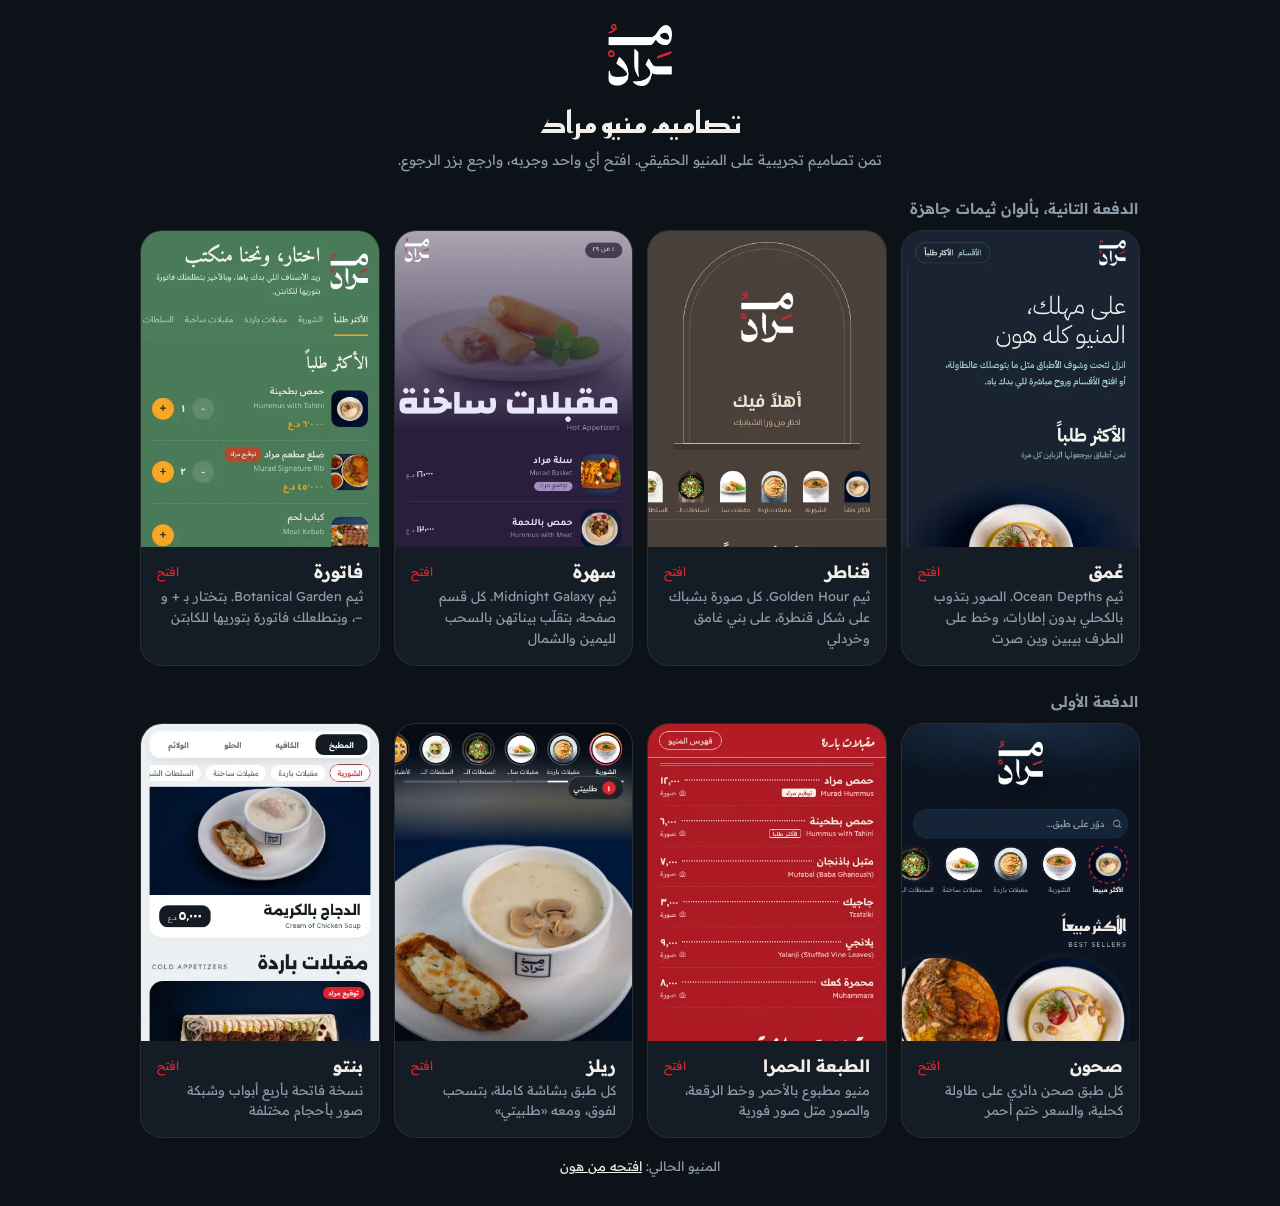
<file: demo/index.html>
<!doctype html>
<html lang="ar" dir="rtl">
<head>
<meta charset="utf-8">
<meta name="viewport" content="width=device-width,initial-scale=1,viewport-fit=cover">
<meta name="theme-color" content="#0C1218">
<title>تصاميم منيو مراد</title>
<link rel="preconnect" href="https://fonts.googleapis.com"><link rel="preconnect" href="https://fonts.gstatic.com" crossorigin>
<link href="https://fonts.googleapis.com/css2?family=Reem+Kufi:wght@700&family=Readex+Pro:wght@300;400;600&display=swap" rel="stylesheet">
<style>
:root{--bg:#0C1218;--panel:#141D25;--line:#ffffff14;--ink:#F2EEE8;--mute:#8D9CA9;--red:#E0242F;color-scheme:dark}
*{box-sizing:border-box}
body{margin:0;background:var(--bg);color:var(--ink);font-family:'Readex Pro',Tahoma,sans-serif;padding:calc(24px + env(safe-area-inset-top)) max(16px,env(safe-area-inset-right)) calc(32px + env(safe-area-inset-bottom)) max(16px,env(safe-area-inset-left))}
.page{max-width:1000px;margin:0 auto}
header{text-align:center;margin-bottom:22px}
header img{width:64px}
h1{font-family:'Reem Kufi','Readex Pro',sans-serif;font-size:30px;margin:10px 0 4px}
header p{color:var(--mute);font-size:14px;margin:0;line-height:1.7}
.grid{display:grid;grid-template-columns:repeat(auto-fill,minmax(220px,1fr));gap:14px}
a.card{display:flex;flex-direction:column;background:var(--panel);border:1px solid var(--line);border-radius:22px;overflow:hidden;color:inherit;text-decoration:none;transition:transform .2s,border-color .2s}
a.card:hover,a.card:focus-visible{transform:translateY(-3px);border-color:var(--red);outline:none}
.shot{aspect-ratio:390/520;overflow:hidden;background:#000}
.shot img{width:100%;display:block}
.tx{padding:14px 16px 16px;display:flex;flex-direction:column;gap:4px}
.tx b{font-size:17px;display:flex;align-items:center;justify-content:space-between;gap:8px}
.tx b span{font-size:12px;font-weight:400;color:var(--red)}
.tx small{color:var(--mute);font-size:13px;line-height:1.6}
.round{font-size:15px;font-weight:600;color:var(--mute);margin:26px 2px 12px}
.cur{display:block;text-align:center;margin-top:20px;color:var(--mute);font-size:13px}
.cur a{color:var(--ink)}
</style>
</head>
<body>
<div class="page">
  <header>
    <img src="../img/logo.png" alt="مراد">
    <h1>تصاميم منيو مراد</h1>
    <p>تمن تصاميم تجريبية على المنيو الحقيقي. افتح أي واحد وجربه، وارجع بزر الرجوع.</p>
  </header>
  <h2 class="round">الدفعة التانية، بألوان ثيمات جاهزة</h2>
  <div class="grid">
    <a class="card" href="depth.html"><div class="shot"><img src="shots/depth.webp" alt=""></div><div class="tx"><b>عُمق <span>افتح</span></b><small>ثيم Ocean Depths. الصور بتذوب بالكحلي بدون إطارات، وخط على الطرف بيبين وين صرت</small></div></a>
    <a class="card" href="arches.html"><div class="shot"><img src="shots/arches.webp" alt=""></div><div class="tx"><b>قناطر <span>افتح</span></b><small>ثيم Golden Hour. كل صورة بشباك على شكل قنطرة، على بني غامق وخردلي</small></div></a>
    <a class="card" href="night.html"><div class="shot"><img src="shots/night.webp" alt=""></div><div class="tx"><b>سهرة <span>افتح</span></b><small>ثيم Midnight Galaxy. كل قسم صفحة، بتقلّب بيناتهن بالسحب لليمين والشمال</small></div></a>
    <a class="card" href="receipt.html"><div class="shot"><img src="shots/receipt.webp" alt=""></div><div class="tx"><b>فاتورة <span>افتح</span></b><small>ثيم Botanical Garden. بتختار بـ + و −، وبتطلعلك فاتورة بتوريها للكابتن</small></div></a>
  </div>
  <h2 class="round">الدفعة الأولى</h2>
  <div class="grid">
    <a class="card" href="plates.html"><div class="shot"><img src="shots/plates.webp" alt=""></div><div class="tx"><b>صحون <span>افتح</span></b><small>كل طبق صحن دائري على طاولة كحلية، والسعر ختم أحمر</small></div></a>
    <a class="card" href="red.html"><div class="shot"><img src="shots/red.webp" alt=""></div><div class="tx"><b>الطبعة الحمرا <span>افتح</span></b><small>منيو مطبوع بالأحمر وخط الرقعة، والصور متل صور فورية</small></div></a>
    <a class="card" href="reels.html"><div class="shot"><img src="shots/reels.webp" alt=""></div><div class="tx"><b>ريلز <span>افتح</span></b><small>كل طبق بشاشة كاملة، بتسحب لفوق، ومعه «طلبيتي»</small></div></a>
    <a class="card" href="bento.html"><div class="shot"><img src="shots/bento.webp" alt=""></div><div class="tx"><b>بنتو <span>افتح</span></b><small>نسخة فاتحة بأربع أبواب وشبكة صور بأحجام مختلفة</small></div></a>
  </div>
  <span class="cur">المنيو الحالي: <a href="../">افتحه من هون</a></span>
</div>
</body>
</html>
</file>
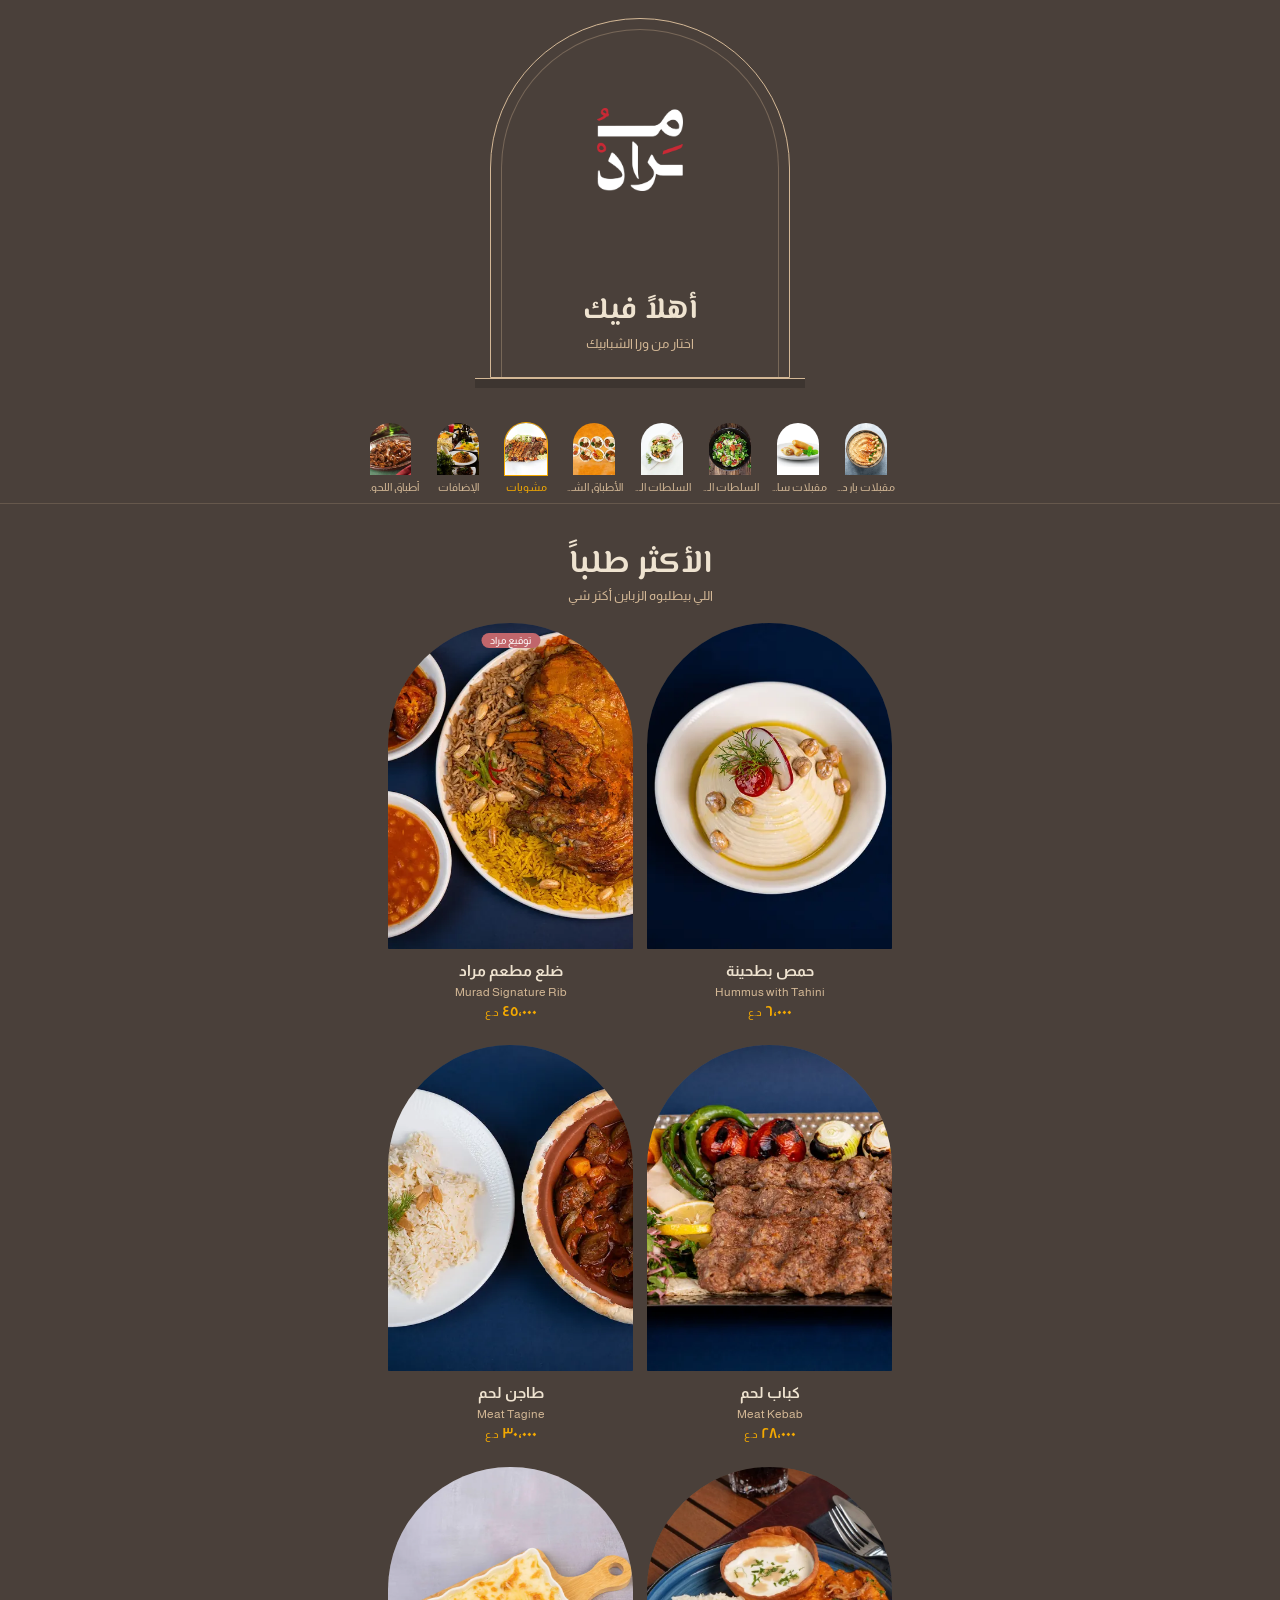
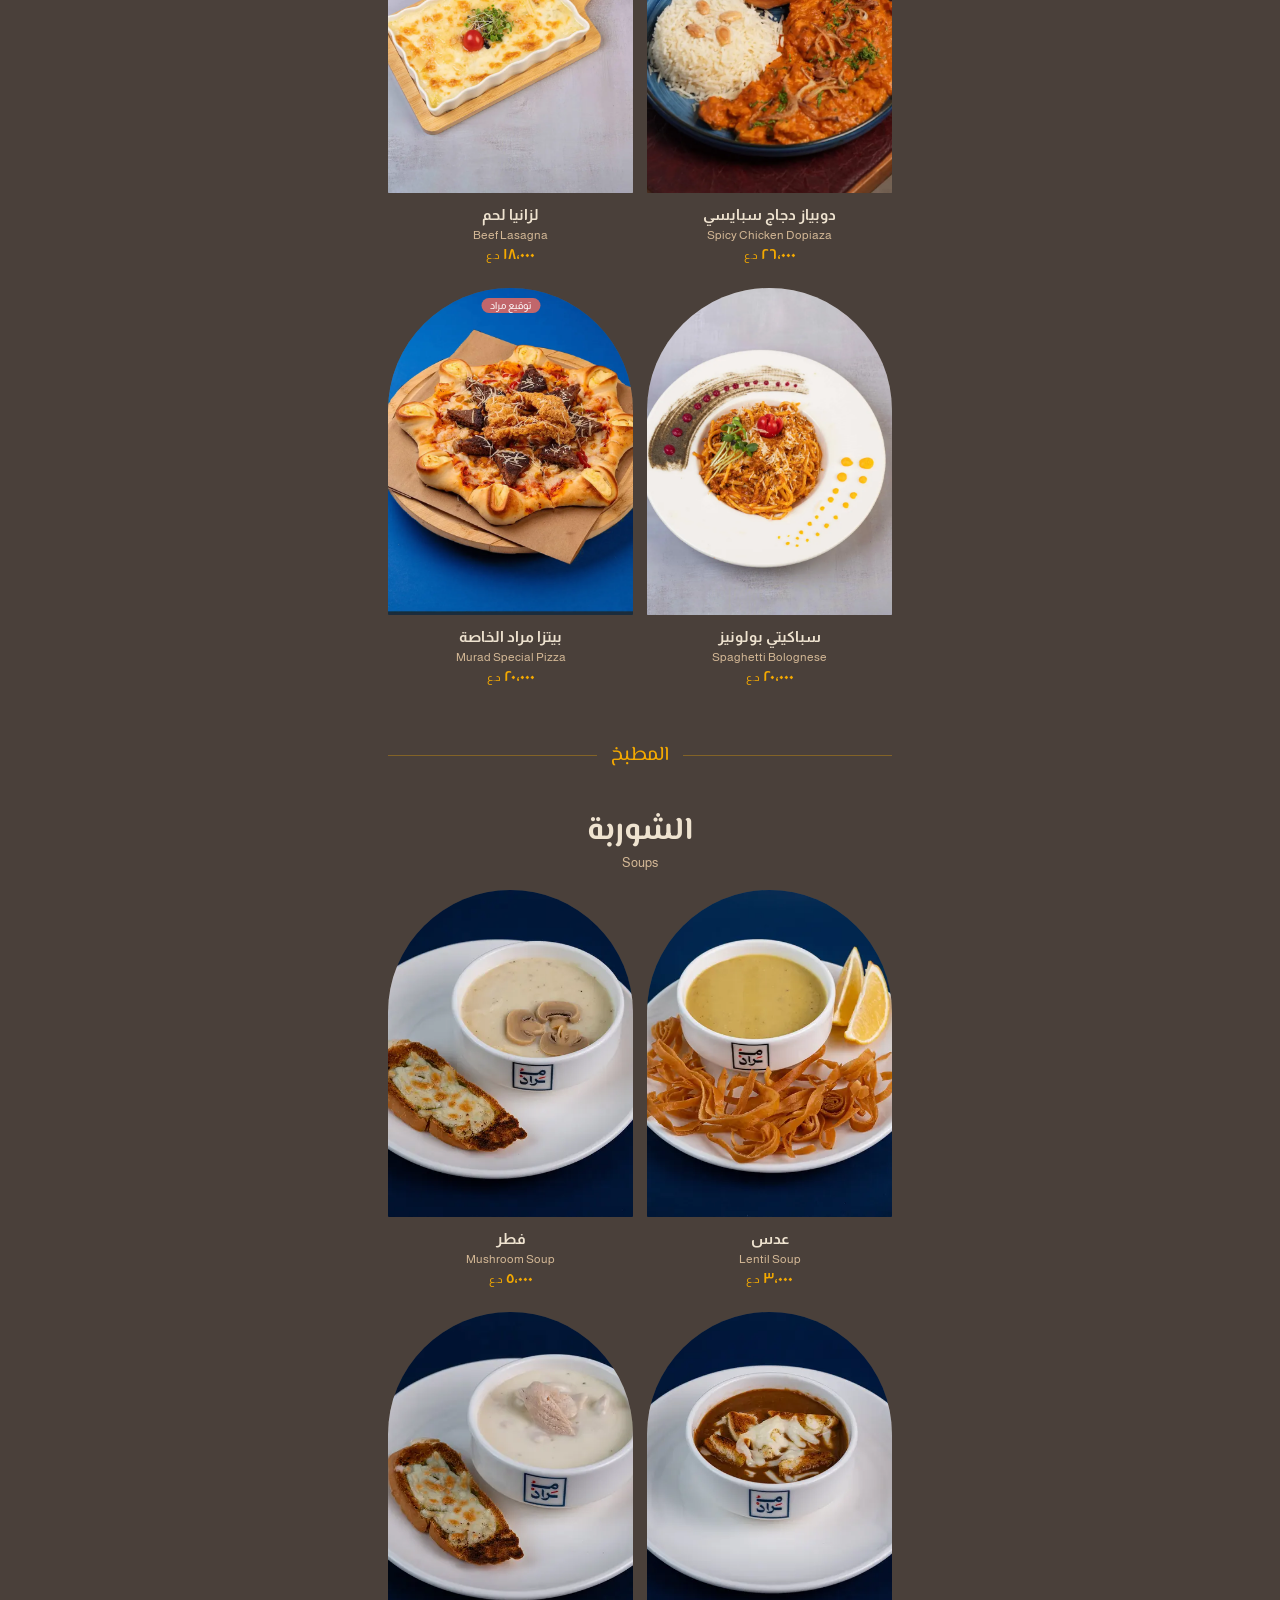
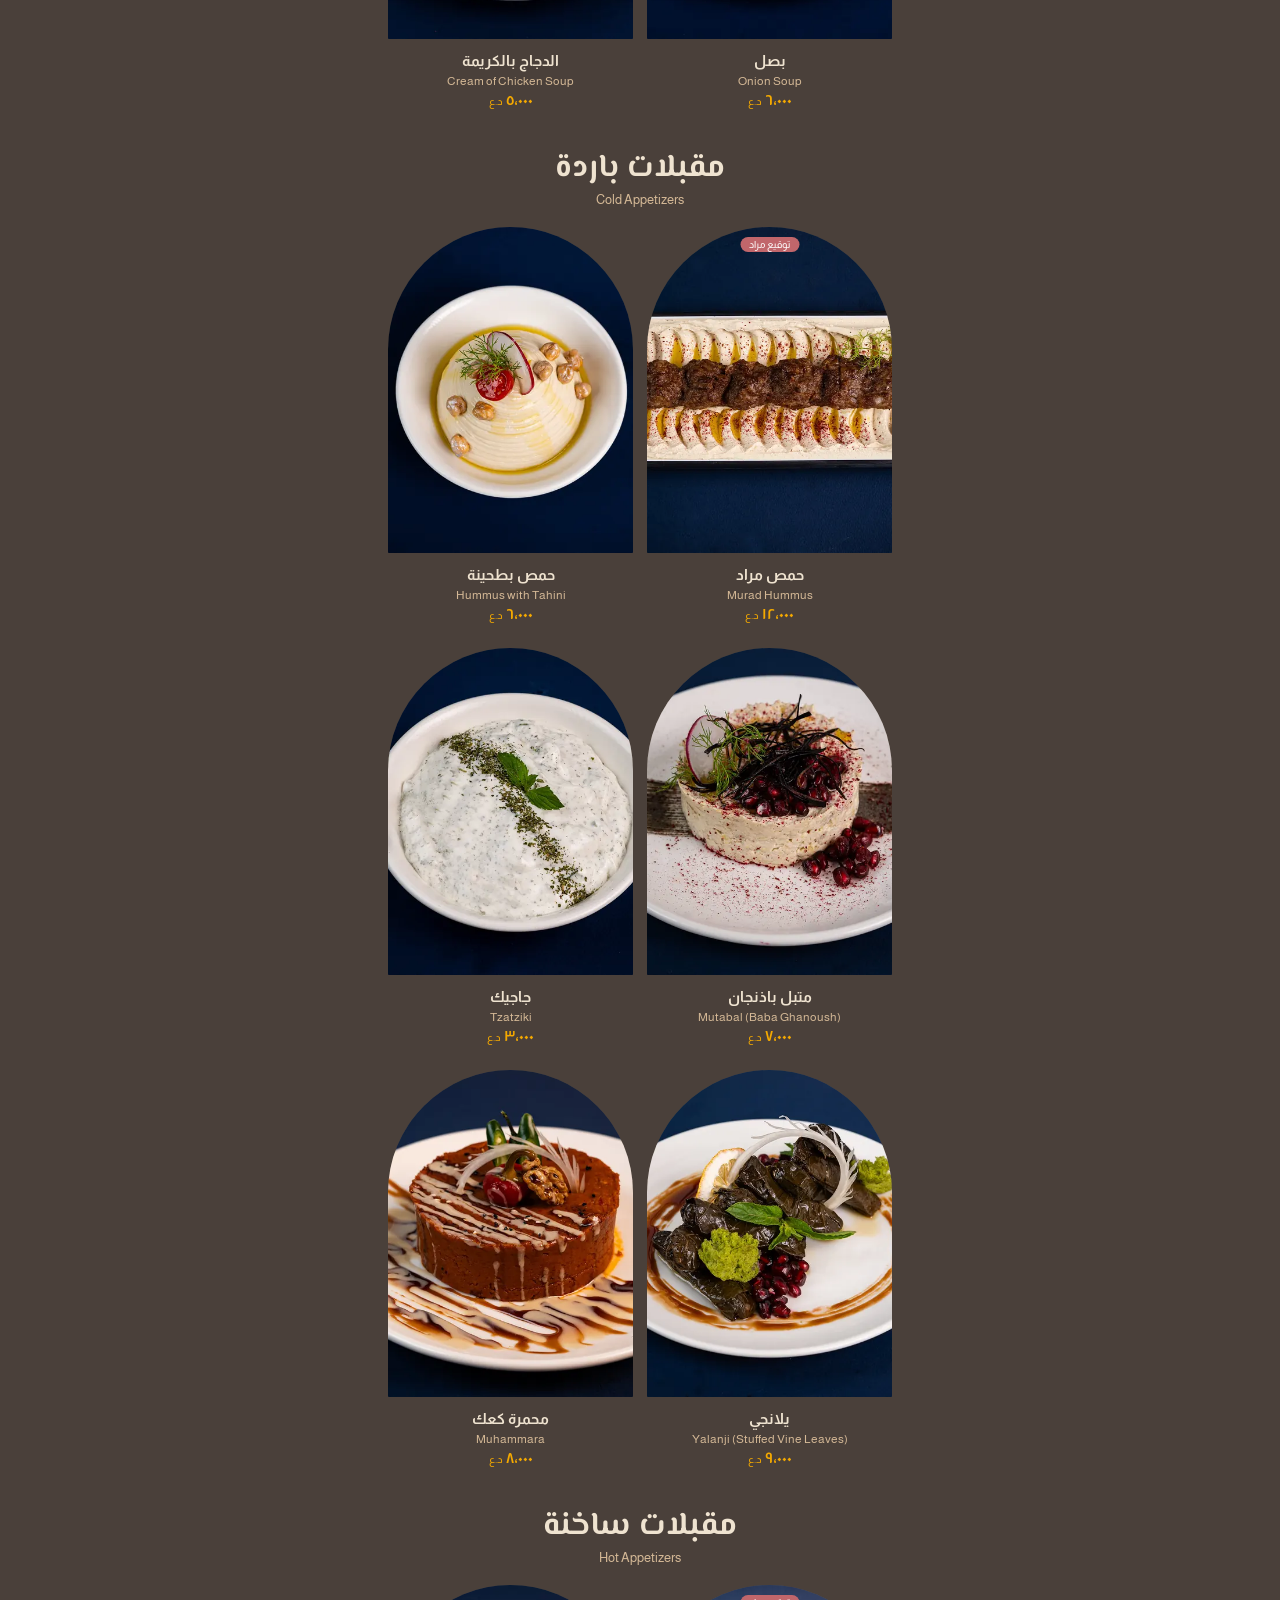
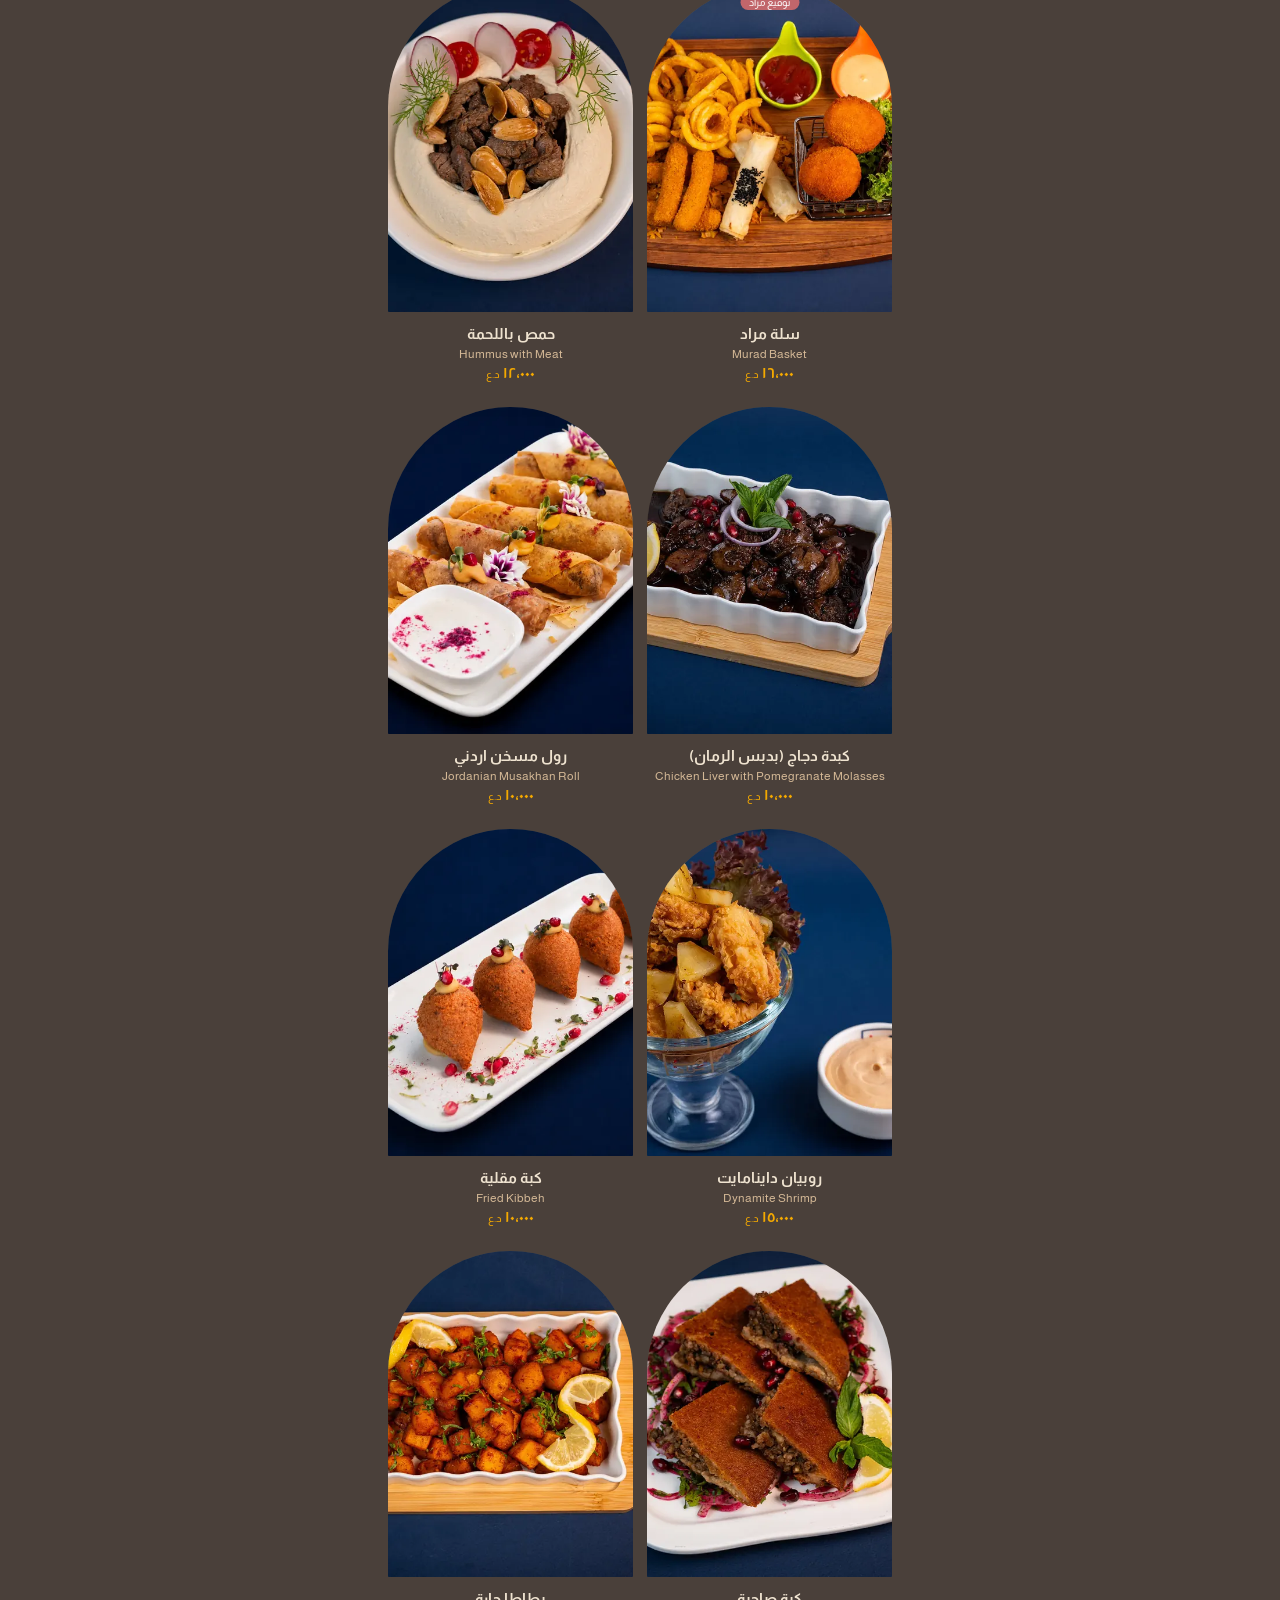
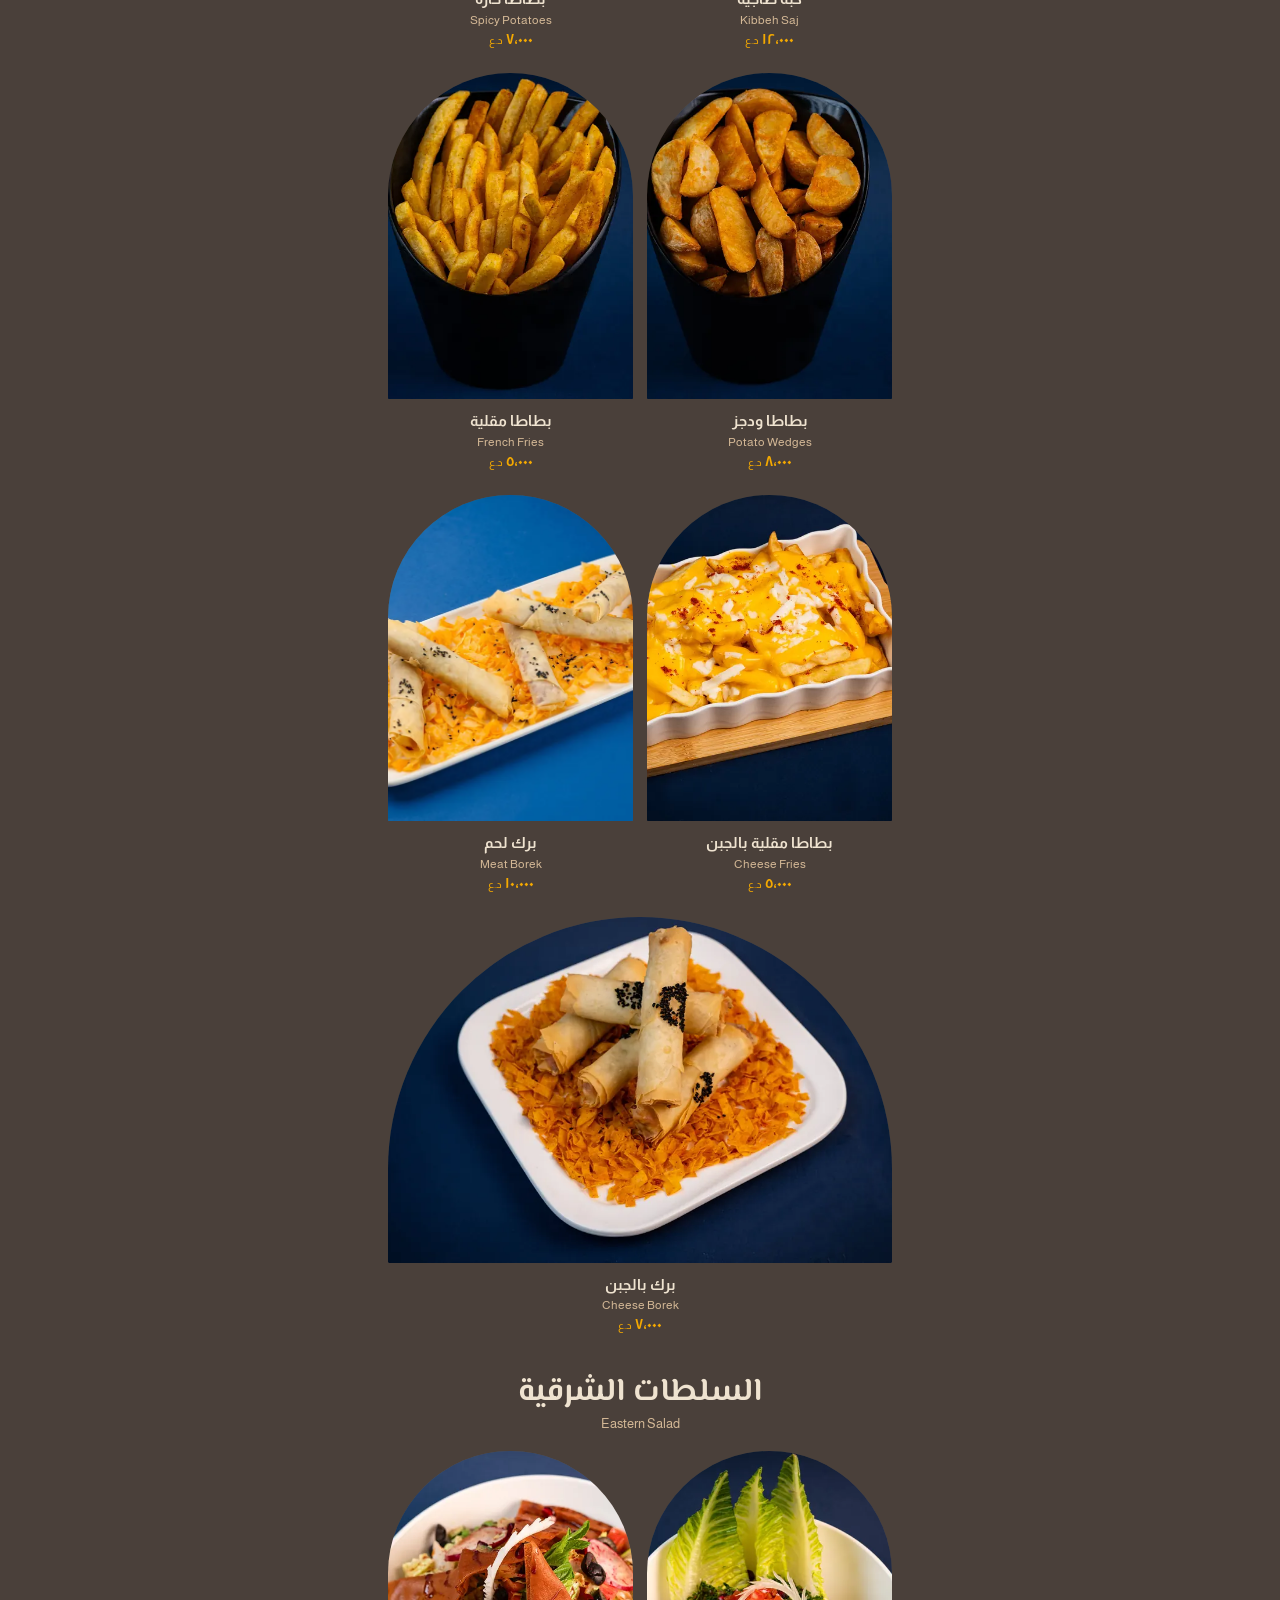
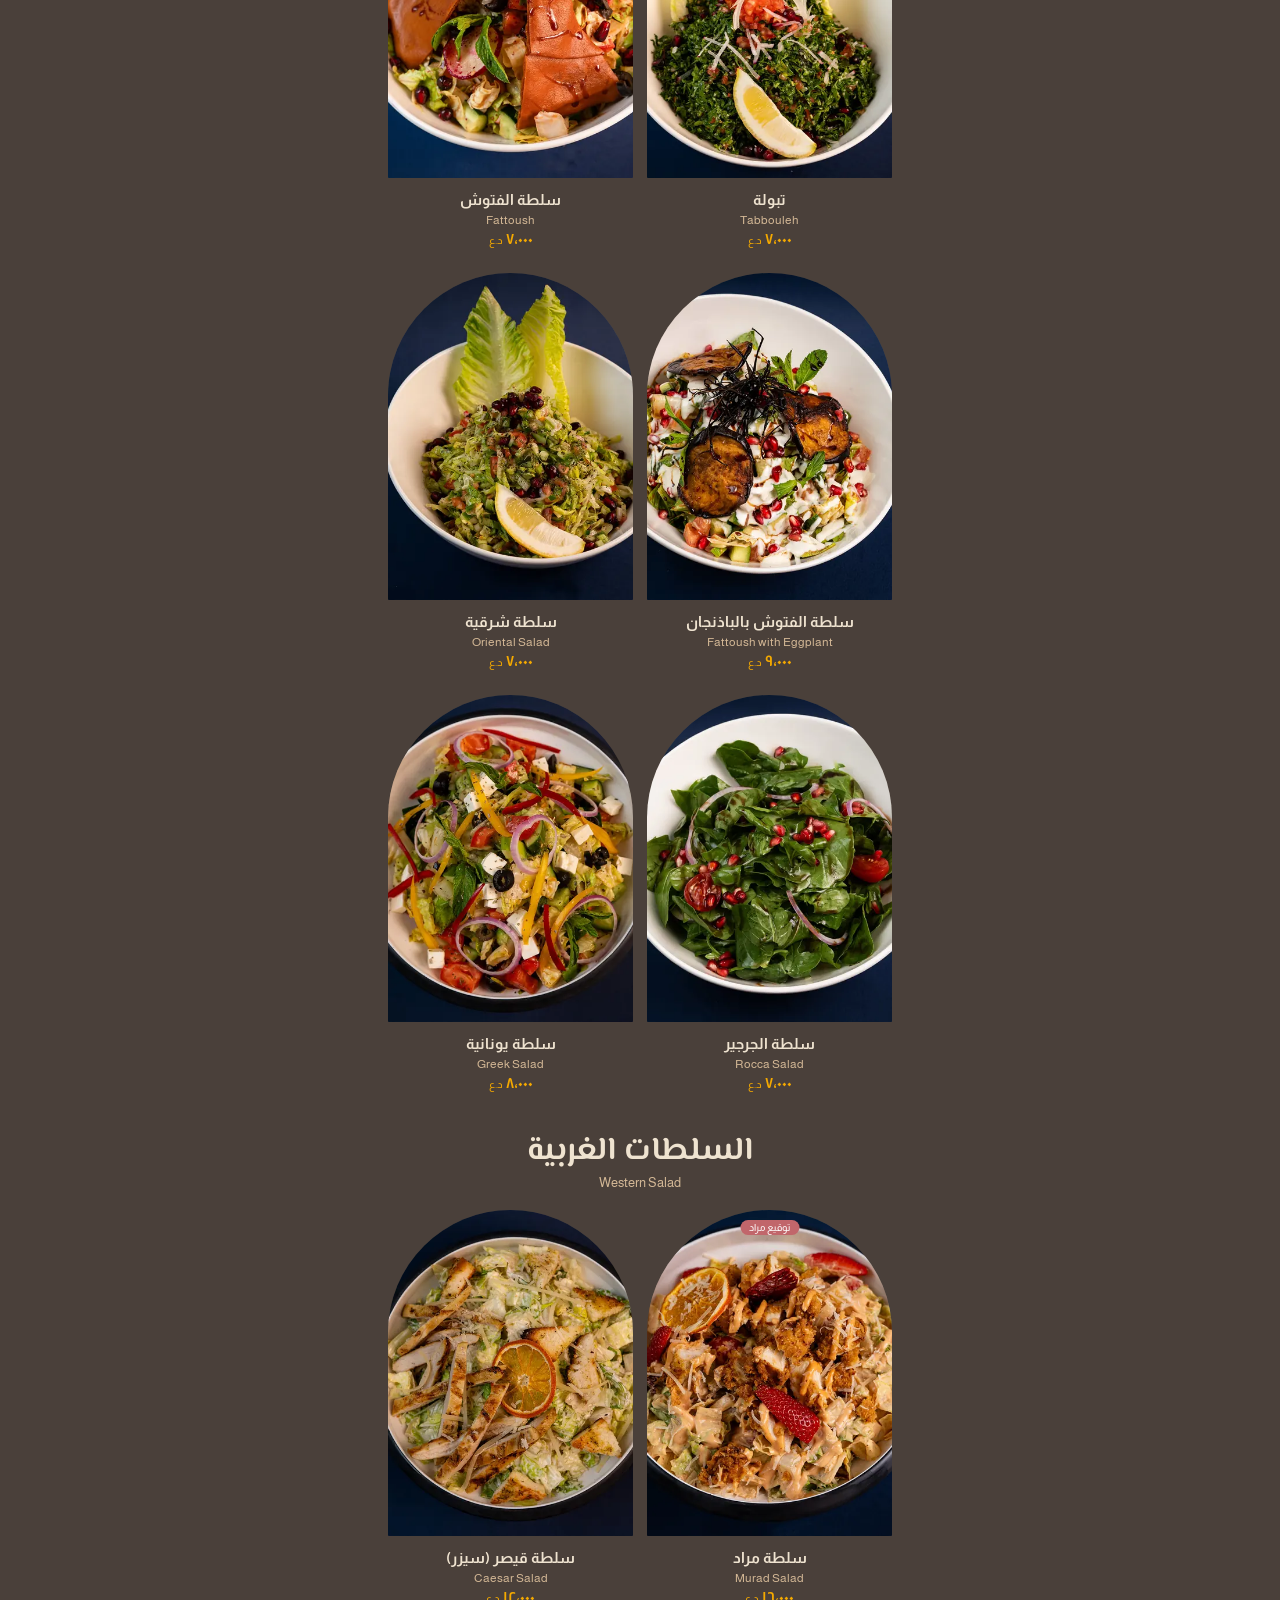
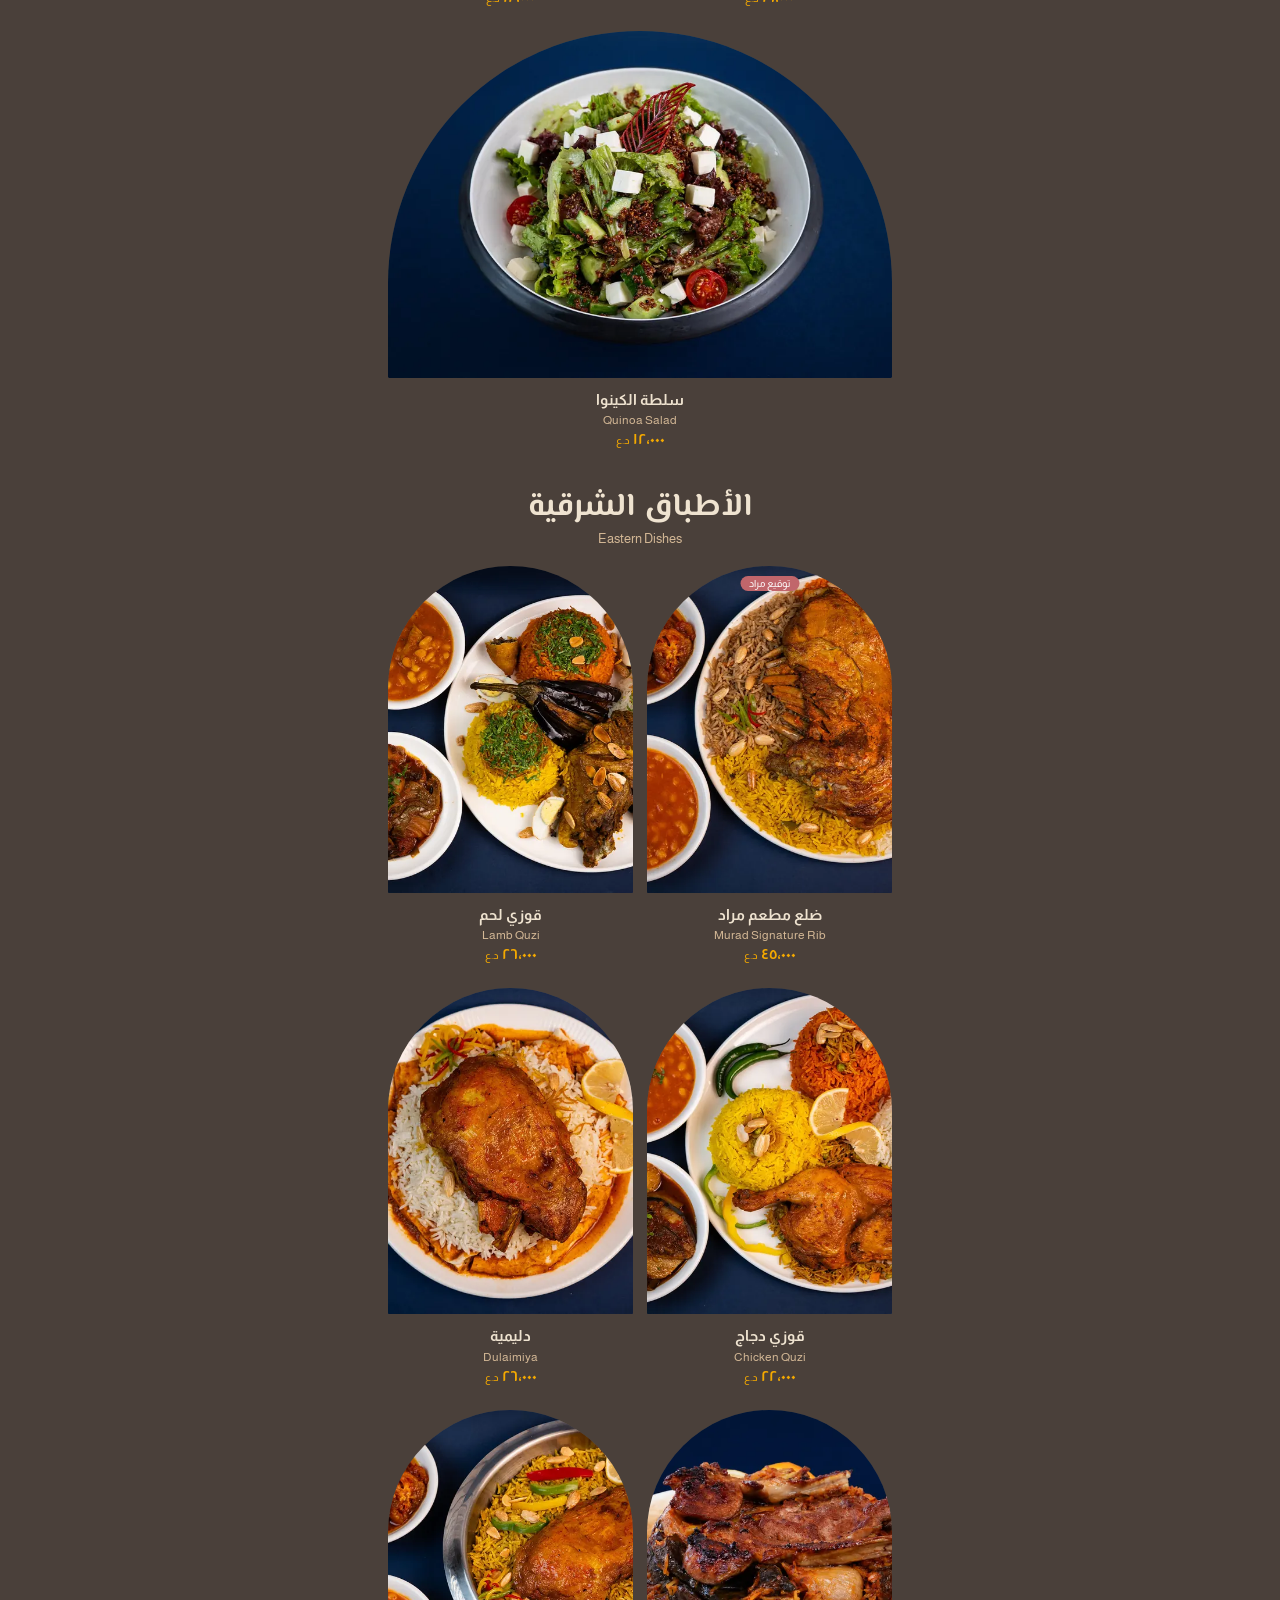
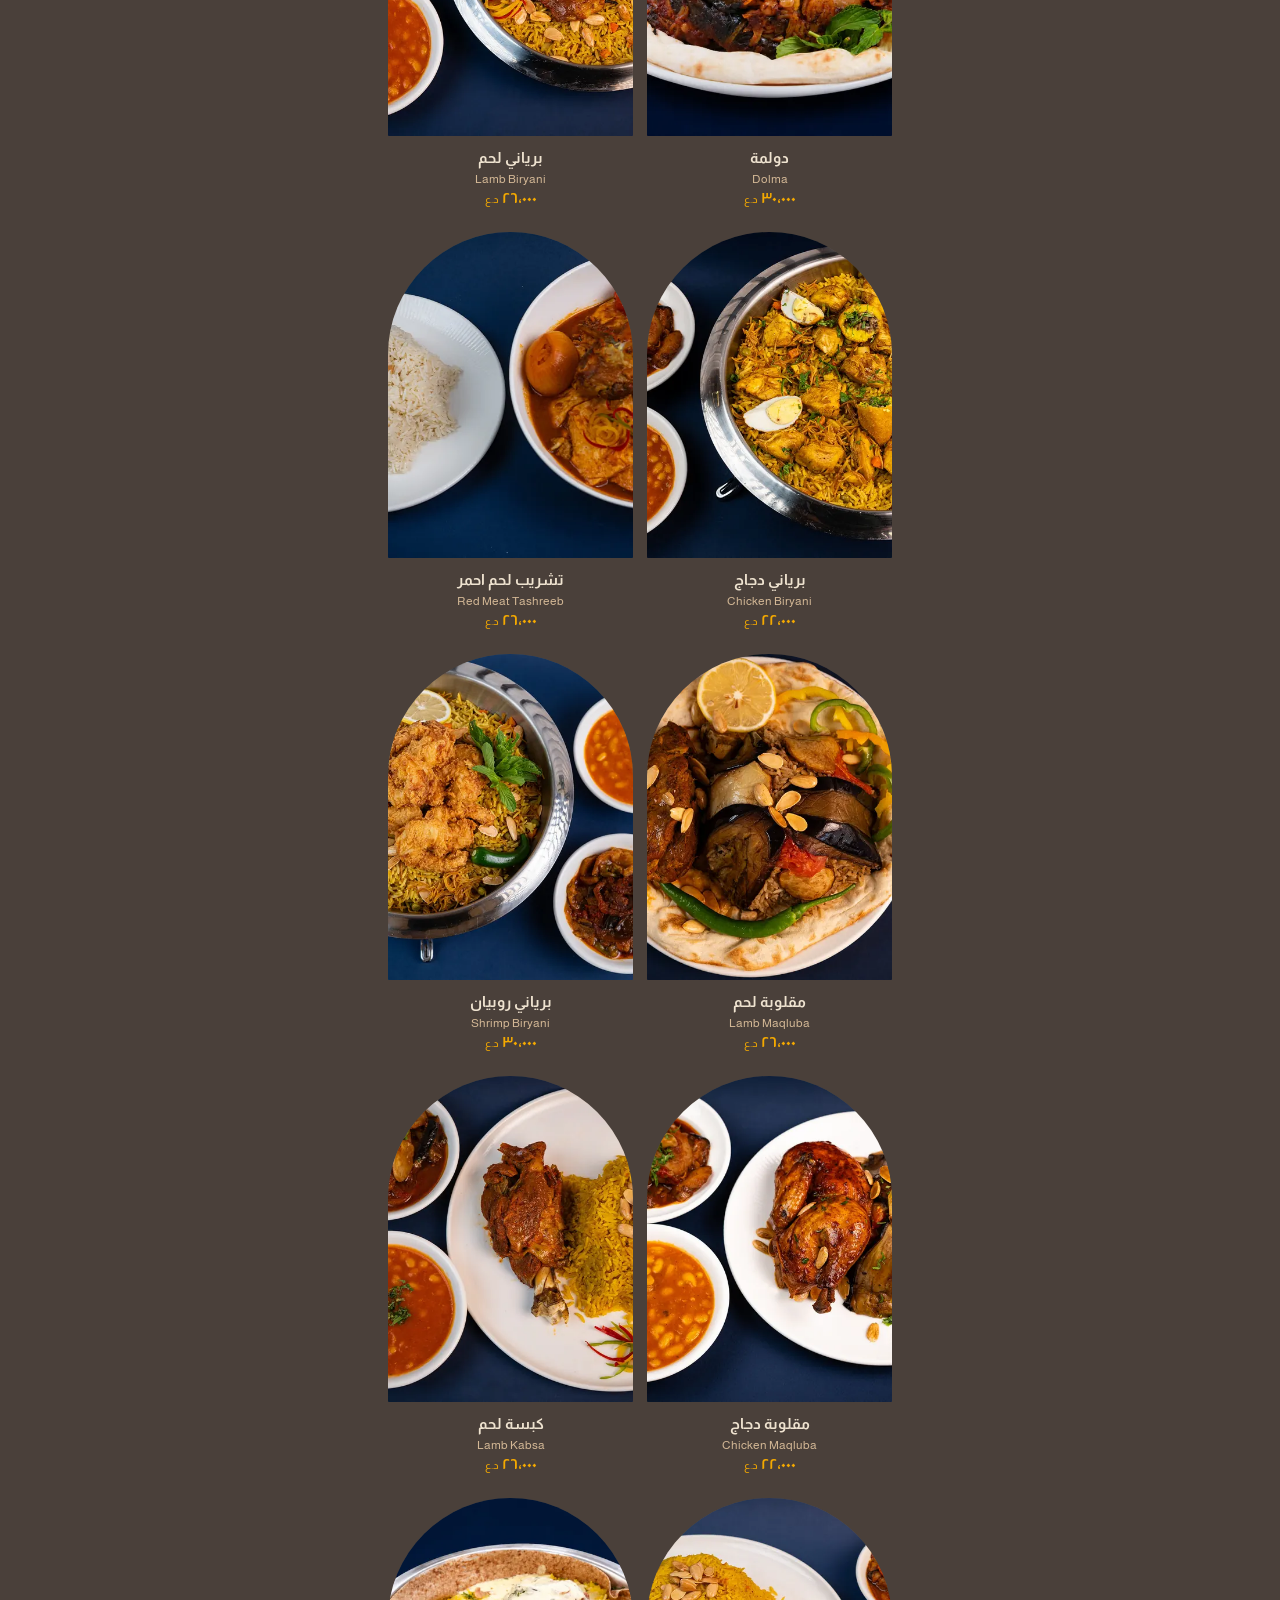
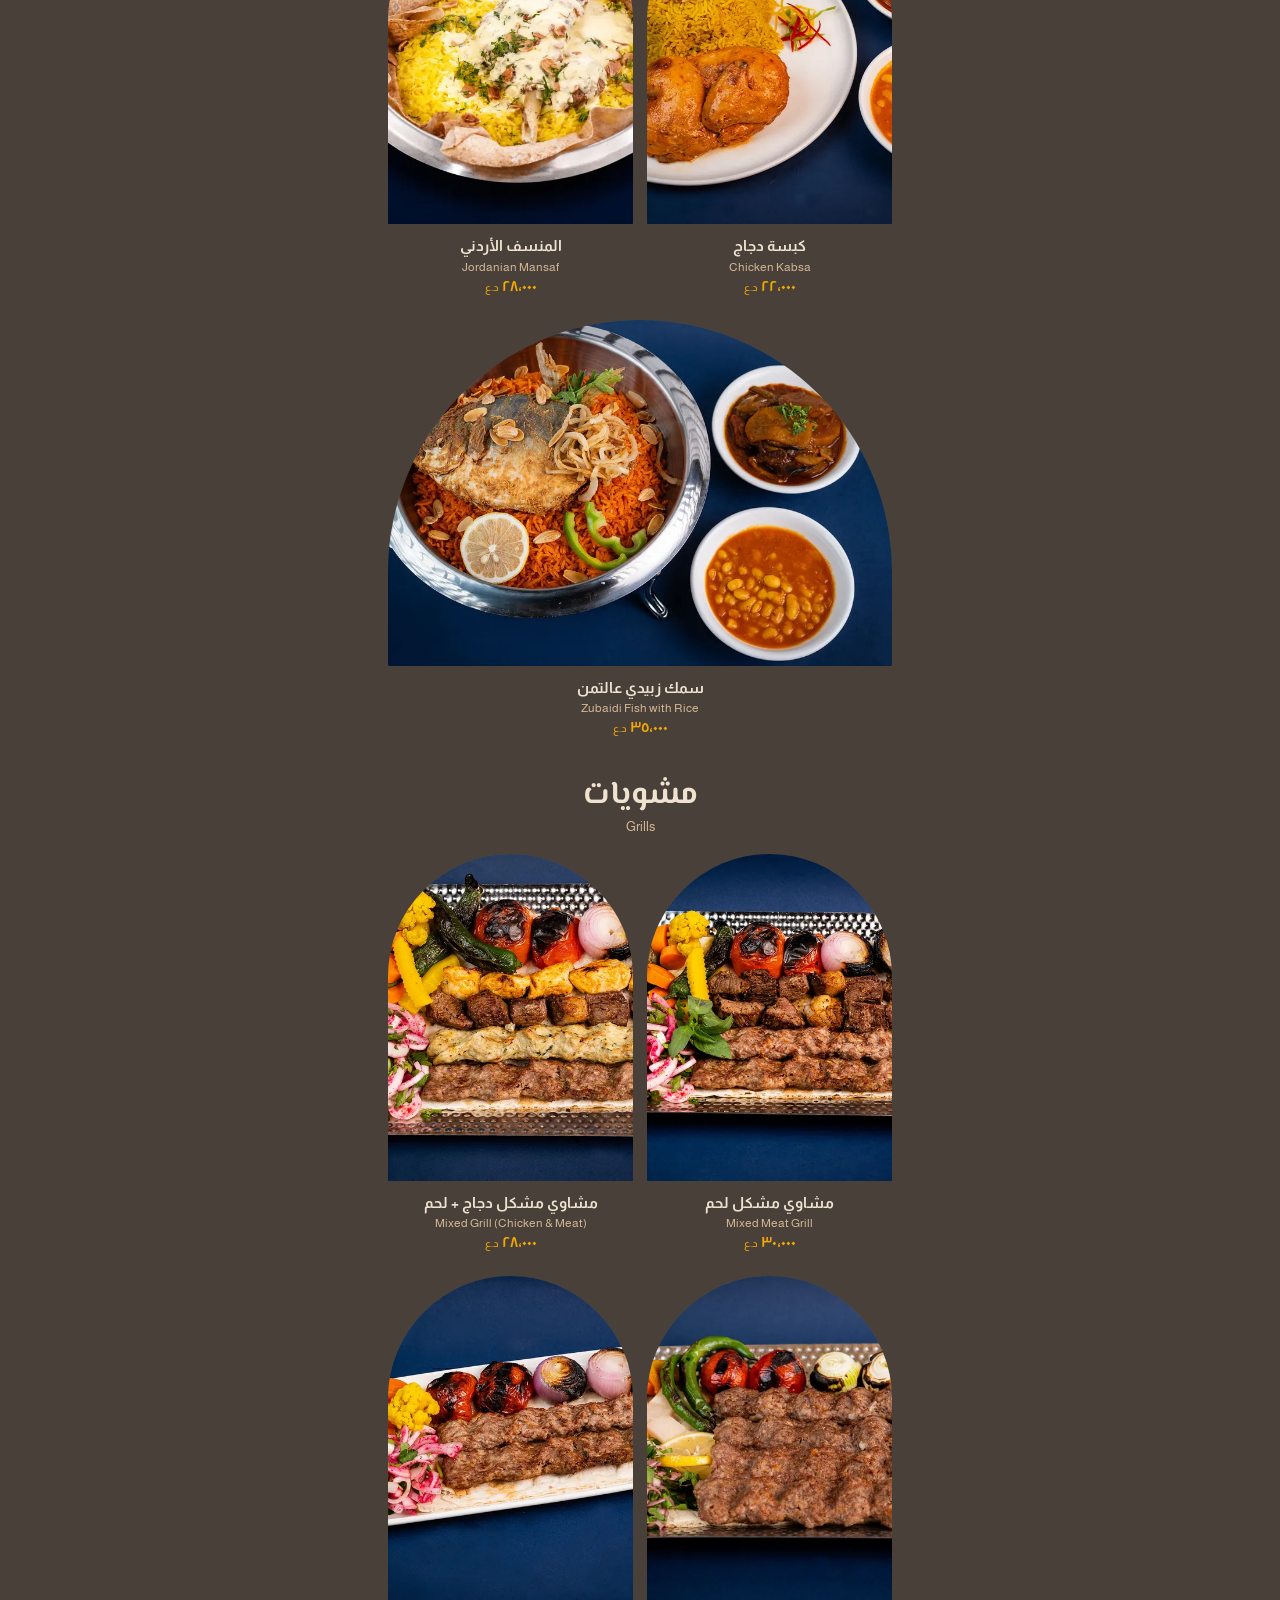
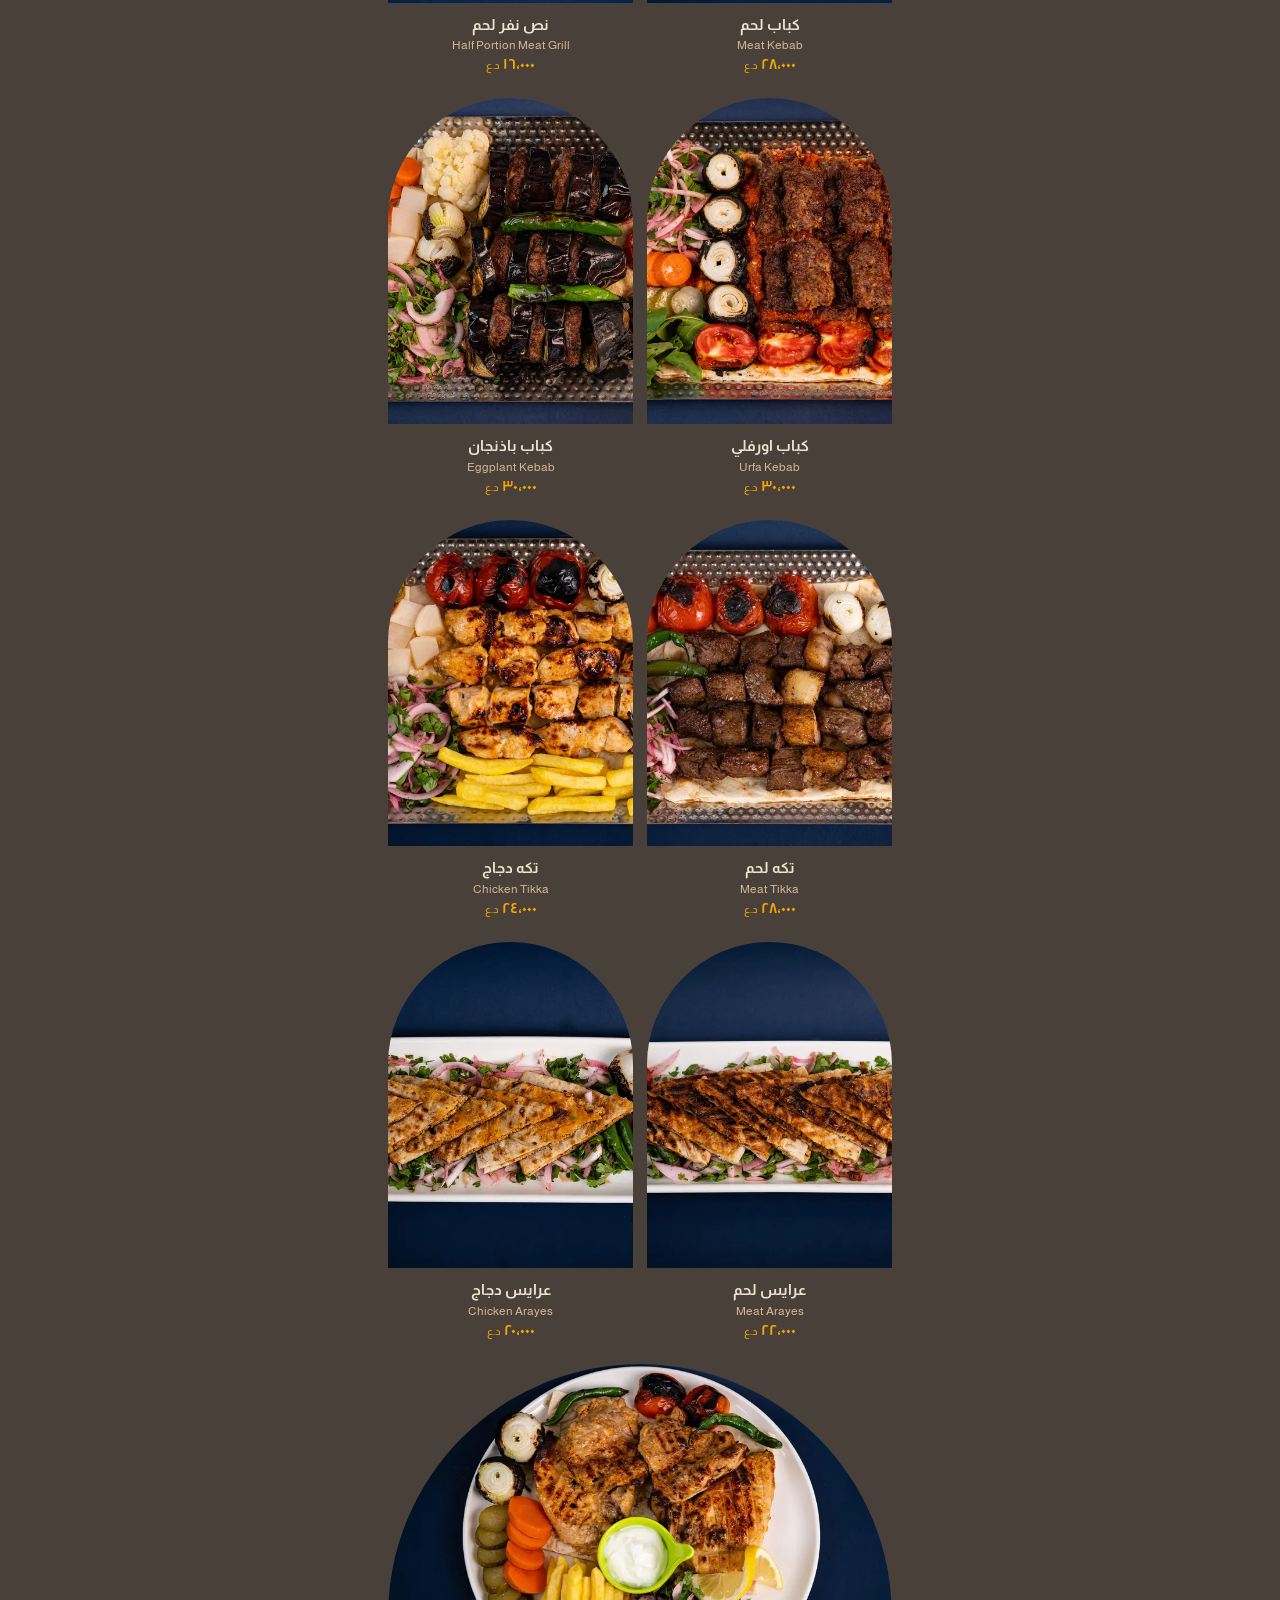
<file: demo/arches.html>
<!doctype html>
<html lang="ar" dir="rtl">
<head>
<meta charset="utf-8">
<base href="../">
<meta name="viewport" content="width=device-width,initial-scale=1,viewport-fit=cover">
<meta name="theme-color" content="#4a403a">
<title>قناطر · مراد</title>
<link rel="preconnect" href="https://fonts.googleapis.com"><link rel="preconnect" href="https://fonts.gstatic.com" crossorigin>
<link href="https://fonts.googleapis.com/css2?family=El+Messiri:wght@500;700&family=Almarai:wght@300;400;700&display=swap" rel="stylesheet">
<style>
/* Theme: Golden Hour (themes-pro). Layout: an arcade. Every photo is framed by an arch, like the carved wooden windows in the hall; the rest stays plain so the arches carry the page */
:root{
  --choc:#4a403a; --choc2:#3d3530; --mustard:#f4a900; --terra:#c1666b; --beige:#d4b896; --sand:#efe3d0;
  --display:'El Messiri','Almarai',serif; --body:'Almarai',Tahoma,sans-serif; color-scheme:dark;
}
*{box-sizing:border-box;-webkit-tap-highlight-color:transparent}
html,body{margin:0;background:var(--choc);color:var(--sand);font-family:var(--body)}
body{overflow-x:hidden}
button{font:inherit;color:inherit;background:none;border:0;padding:0;cursor:pointer}
.wrap{max-width:540px;margin:0 auto;padding:0 18px}
/* header: the big arch */
.gate{margin:calc(18px + env(safe-area-inset-top)) auto 0;width:min(78%,300px);aspect-ratio:3/3.6;border:1.5px solid var(--beige);border-radius:999px 999px 0 0;display:flex;flex-direction:column;align-items:center;justify-content:flex-end;padding:0 18px 26px;text-align:center;position:relative}
.gate::before{content:"";position:absolute;inset:10px 10px 0;border:1px solid #d4b89655;border-bottom:0;border-radius:999px 999px 0 0}
.gate img{width:86px;margin-bottom:auto;margin-top:34%}
.gate h1{font-family:var(--display);font-weight:700;font-size:30px;margin:0;line-height:1.3}
.gate p{margin:6px 0 0;font-size:13px;color:var(--beige)}
.sill{height:10px;background:var(--choc2);border-top:1.5px solid var(--beige);margin:0 auto;width:min(86%,330px)}
/* arch nav */
.nav{position:sticky;top:0;z-index:5;background:var(--choc);padding:12px 0 10px;margin-top:22px;border-bottom:1px solid #d4b89633}
.nav-in{display:flex;gap:10px;overflow-x:auto;padding:0 18px;scrollbar-width:none;max-width:540px;margin:0 auto}
.nav-in::-webkit-scrollbar{display:none}
.nav button{flex:none;width:58px;text-align:center;font-size:10.5px;color:var(--beige)}
.nav .w{display:block;width:44px;height:54px;margin:0 auto 5px;border-radius:999px 999px 4px 4px;overflow:hidden;border:1.5px solid transparent;transition:border-color .25s}
.nav .w img{width:100%;height:100%;object-fit:cover;display:block}
.nav span{display:block;white-space:nowrap;overflow:hidden;text-overflow:ellipsis}
.nav button.on{color:var(--mustard)}.nav button.on .w{border-color:var(--mustard)}
/* sections */
section{scroll-margin-top:96px;padding-top:40px}
.sh{text-align:center;margin-bottom:20px}
.sh h2{font-family:var(--display);font-weight:700;font-size:32px;margin:0;line-height:1.3}
.sh p{margin:2px 0 0;color:var(--beige);font-size:13px}
.group{font-family:var(--display);color:var(--mustard);font-size:20px;text-align:center;margin-top:56px;display:flex;align-items:center;gap:14px}
.group::before,.group::after{content:"";flex:1;height:1px;background:#f4a90055}
.arcade{display:grid;grid-template-columns:1fr 1fr;gap:26px 14px}
.arch{display:flex;flex-direction:column;align-items:center;text-align:center;gap:4px;min-width:0}
.arch .win{width:100%;aspect-ratio:3/4;border-radius:999px 999px 6px 6px;overflow:hidden;background:var(--choc2);position:relative;box-shadow:inset 0 0 0 1px #d4b89640}
.arch .win img{width:100%;height:100%;object-fit:cover;display:block;transition:transform .5s}
.arch:active .win img{transform:scale(1.05)}
.arch b{font-weight:700;font-size:14.5px;line-height:1.4;margin-top:8px}
.arch small{font-size:11.5px;color:var(--beige)}
.arch .p{color:var(--mustard);font-weight:700;font-size:15px;font-variant-numeric:tabular-nums}
.arch .p i{font-style:normal;font-weight:400;font-size:11px;margin-inline-start:3px}
.key{position:absolute;top:10px;left:50%;transform:translateX(-50%);background:var(--terra);color:#fff;font-size:10px;padding:2px 9px;border-radius:10px;white-space:nowrap}
.arch.nowin .win{display:grid;place-items:center;font-family:var(--display);font-size:22px;color:var(--beige);padding:20px}
.arch.wide{grid-column:span 2}.arch.wide .win{aspect-ratio:16/11}
/* compact: little niches */
.niches{display:grid;grid-template-columns:repeat(3,1fr);gap:18px 10px}
.niche{text-align:center;min-width:0}
.niche .w{width:62px;height:76px;margin:0 auto 6px;border-radius:999px 999px 4px 4px;overflow:hidden;box-shadow:inset 0 0 0 1px #d4b89640}
.niche .w img{width:100%;height:100%;object-fit:cover;display:block}
.niche b{display:block;font-size:12.5px;font-weight:700;line-height:1.35}
.niche span{color:var(--mustard);font-size:12.5px;font-weight:700}
.end{text-align:center;color:var(--beige);font-size:13px;padding:60px 0 calc(40px + env(safe-area-inset-bottom));line-height:1.9}
/* detail: the window opens */
.dlg{position:fixed;inset:0;z-index:20;background:#2f2824f2;display:flex;align-items:flex-end;justify-content:center;opacity:0;pointer-events:none;transition:opacity .3s}
.dlg.on{opacity:1;pointer-events:auto}
.dlg .in{width:100%;max-width:440px;padding:0 22px calc(26px + env(safe-area-inset-bottom));text-align:center;transform:translateY(40px);transition:transform .45s cubic-bezier(.2,.8,.2,1)}
.dlg.on .in{transform:none}
.dlg .big{width:76%;margin:0 auto;aspect-ratio:3/4;border-radius:999px 999px 8px 8px;overflow:hidden;border:1.5px solid var(--beige);padding:7px;background:var(--choc)}
.dlg .big img{width:100%;height:100%;object-fit:cover;border-radius:999px 999px 4px 4px;display:block}
.dlg h3{font-family:var(--display);font-size:30px;margin:16px 0 0;line-height:1.25}
.dlg .en{color:var(--beige);font-size:13px}
.dlg .ds{font-size:14px;line-height:1.85;margin:12px auto 0;max-width:36ch;color:var(--sand)}
.dlg .row{display:flex;justify-content:center;align-items:center;gap:18px;margin-top:18px}
.dlg .pp{color:var(--mustard);font-size:24px;font-weight:700}
.dlg .row button{border:1.5px solid var(--sand);border-radius:24px;padding:9px 18px;font-size:13px}
button:focus-visible{outline:2px solid var(--mustard);outline-offset:3px}
@media (prefers-reduced-motion:reduce){*{transition:none!important}}
</style>
</head>
<body>
<div class="wrap">
  <div class="gate"><img src="img/logo.png" alt="مراد"><h1>أهلاً فيك</h1><p>اختار من ورا الشبابيك</p></div>
  <div class="sill"></div>
</div>
<nav class="nav"><div class="nav-in" id="nav"></div></nav>
<main class="wrap" id="list"></main>
<div class="wrap end">الأسعار بالدينار العراقي<br>@murad.restaurant</div>
<div class="dlg" id="dlg" role="dialog" aria-modal="true"><div class="in" id="dlgin"></div></div>
<script src="demo/common.js"></script>
<script>
const $ = s => document.querySelector(s), E = MU.esc;
const GN = {kitchen: 'المطبخ', cafe: 'الكافيه', sweet: 'الحلو والأركيلة', feast: 'ولائم مراد'};
let M;
const pr = p => p ? `${MU.num(p)}<i>د.ع</i>` : 'حسب الطلب';
function arch(it, wide) {
  return `<button class="arch${it.i ? '' : ' nowin'}${wide ? ' wide' : ''}" data-k="${it.key}"><span class="win">${it.i ? `<img src="${it.i}" alt="" loading="lazy">` : E(it.ar)}${it.s ? '<span class="key">توقيع مراد</span>' : ''}</span><b>${E(it.ar)}</b><small>${E(it.en)}</small><span class="p">${pr(it.p)}</span></button>`;
}
function render() {
  $('#nav').innerHTML = `<button data-t="best"><span class="w"><img src="${M.best[0].i}" alt=""></span><span>الأكثر طلباً</span></button>` +
    M.sections.map((s, si) => `<button data-t="s${si}"><span class="w"><img src="${s.c}" alt="" loading="lazy"></span><span>${E(s.ar)}</span></button>`).join('');
  let h = `<section id="best"><div class="sh"><h2>الأكثر طلباً</h2><p>اللي بيطلبوه الزباين أكتر شي</p></div><div class="arcade">${M.best.map(it => arch(it)).join('')}</div></section>`, g = '';
  M.sections.forEach((s, si) => {
    if (s.g !== g) { g = s.g; h += `<div class="group">${GN[g]}</div>`; }
    const body = s.compact
      ? `<div class="niches">${s.items.map(it => `<button class="niche" data-k="${it.key}"><span class="w"><img src="${it.i || s.c}" alt="" loading="lazy"></span><b>${E(it.ar)}</b><span>${MU.price(it.p)}</span></button>`).join('')}</div>`
      : `<div class="arcade">${s.items.map((it, k) => arch(it, s.items.length % 2 === 1 && k === s.items.length - 1)).join('')}</div>`;
    h += `<section id="s${si}"><div class="sh"><h2>${E(s.ar)}</h2><p>${E(s.en)}</p></div>${body}</section>`;
  });
  $('#list').innerHTML = h;
  document.querySelectorAll('#nav button').forEach(b => b.onclick = () => scrollTo({top: document.getElementById(b.dataset.t).offsetTop - 92, behavior: 'smooth'}));
  document.querySelectorAll('[data-k]').forEach(b => b.onclick = () => open(b.dataset.k));
  const io = new IntersectionObserver(es => es.forEach(e => { if (!e.isIntersecting) return;
    document.querySelectorAll('#nav button').forEach(b => b.classList.toggle('on', b.dataset.t === e.target.id));
    const on = $('#nav .on'); on && on.scrollIntoView({inline: 'center', block: 'nearest', behavior: 'smooth'}); }), {rootMargin: '-110px 0px -70% 0px'});
  document.querySelectorAll('section').forEach(s => io.observe(s));
}
function open(k) {
  const it = M.all.find(x => x.key === k);
  $('#dlgin').innerHTML = `${it.i ? `<div class="big"><img src="${it.i}" alt=""></div>` : ''}<h3>${E(it.ar)}</h3><div class="en">${E(it.en)}</div>${it.d ? `<p class="ds">${E(it.d)}</p>` : ''}
    <div class="row"><span class="pp">${MU.price(it.p)}${it.p ? ' د.ع' : ''}</span><button id="cl">رجوع للمنيو</button></div>`;
  $('#dlg').classList.add('on'); $('#cl').onclick = close; $('#cl').focus();
}
function close() { $('#dlg').classList.remove('on'); }
$('#dlg').onclick = e => { if (e.target.id === 'dlg') close(); };
addEventListener('keydown', e => e.key === 'Escape' && close());
MU.load().then(m => { M = m; render(); });
</script>
</body>
</html>
</file>
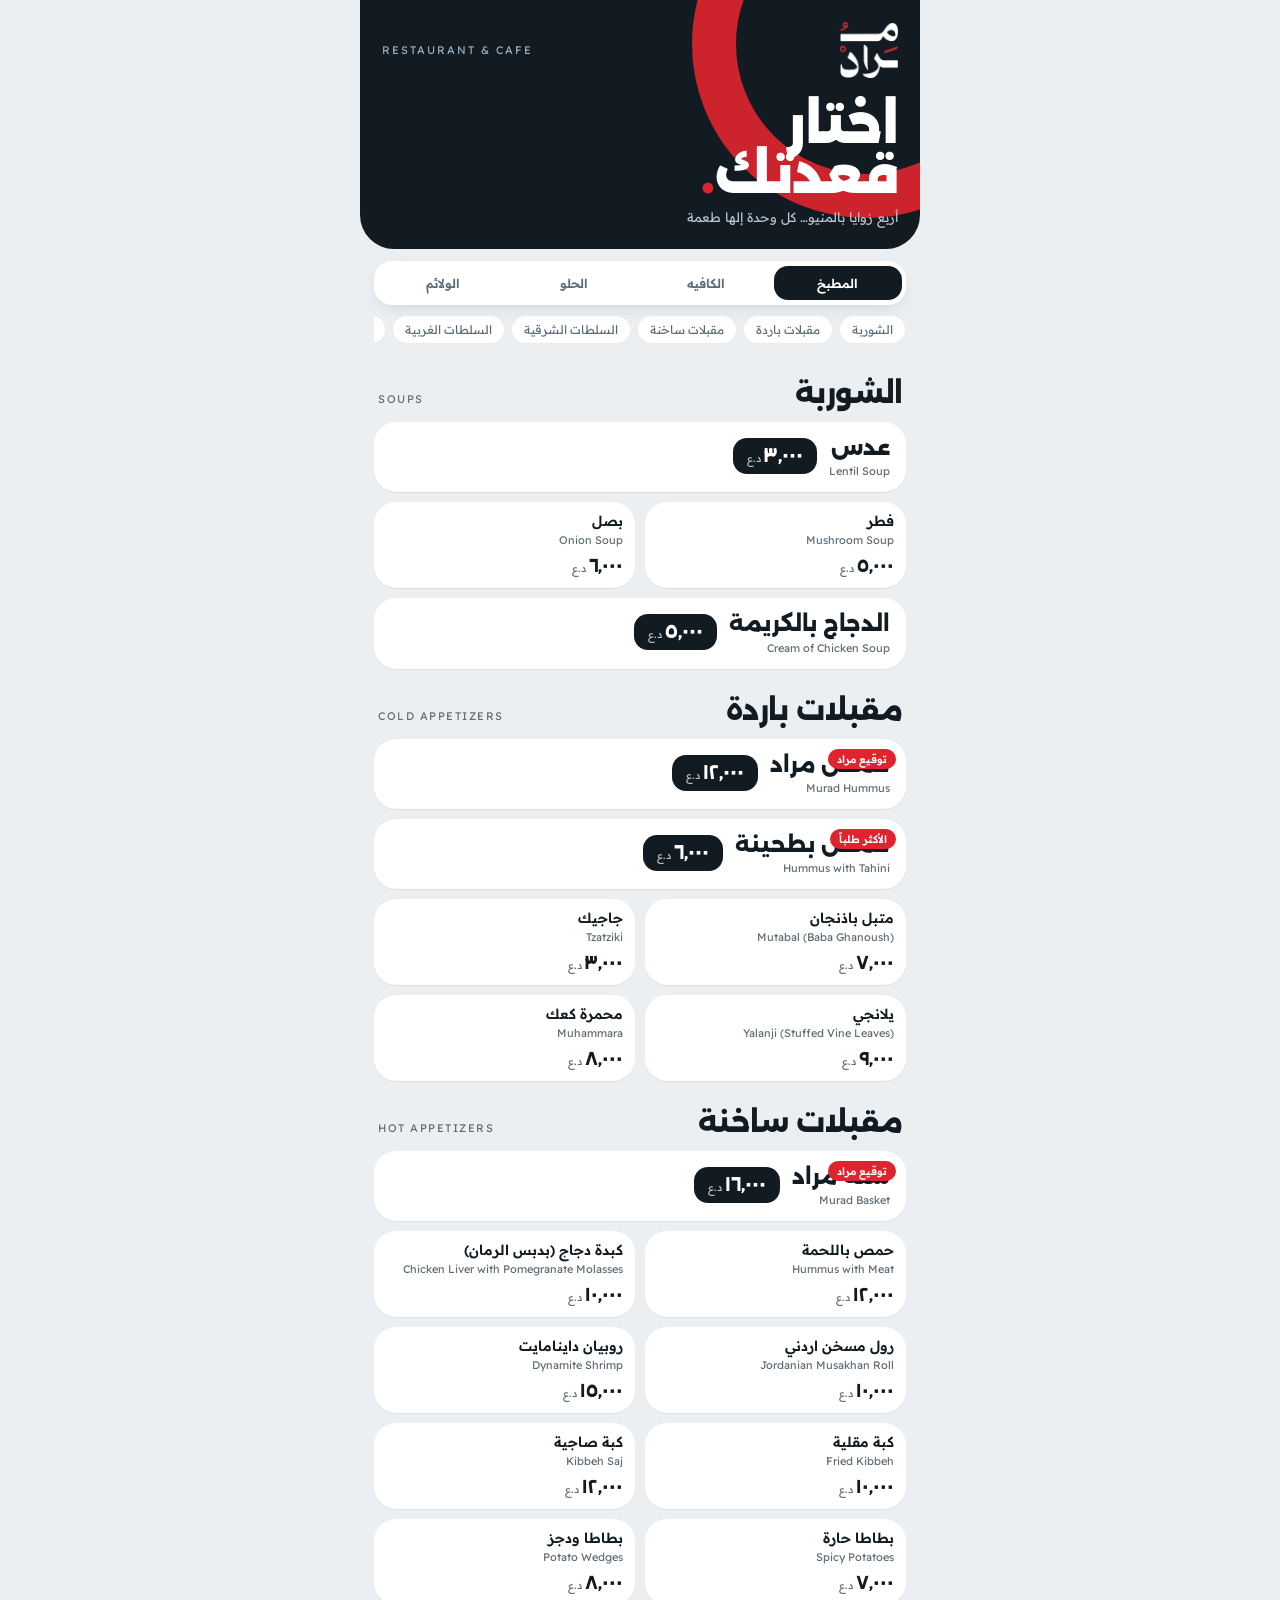
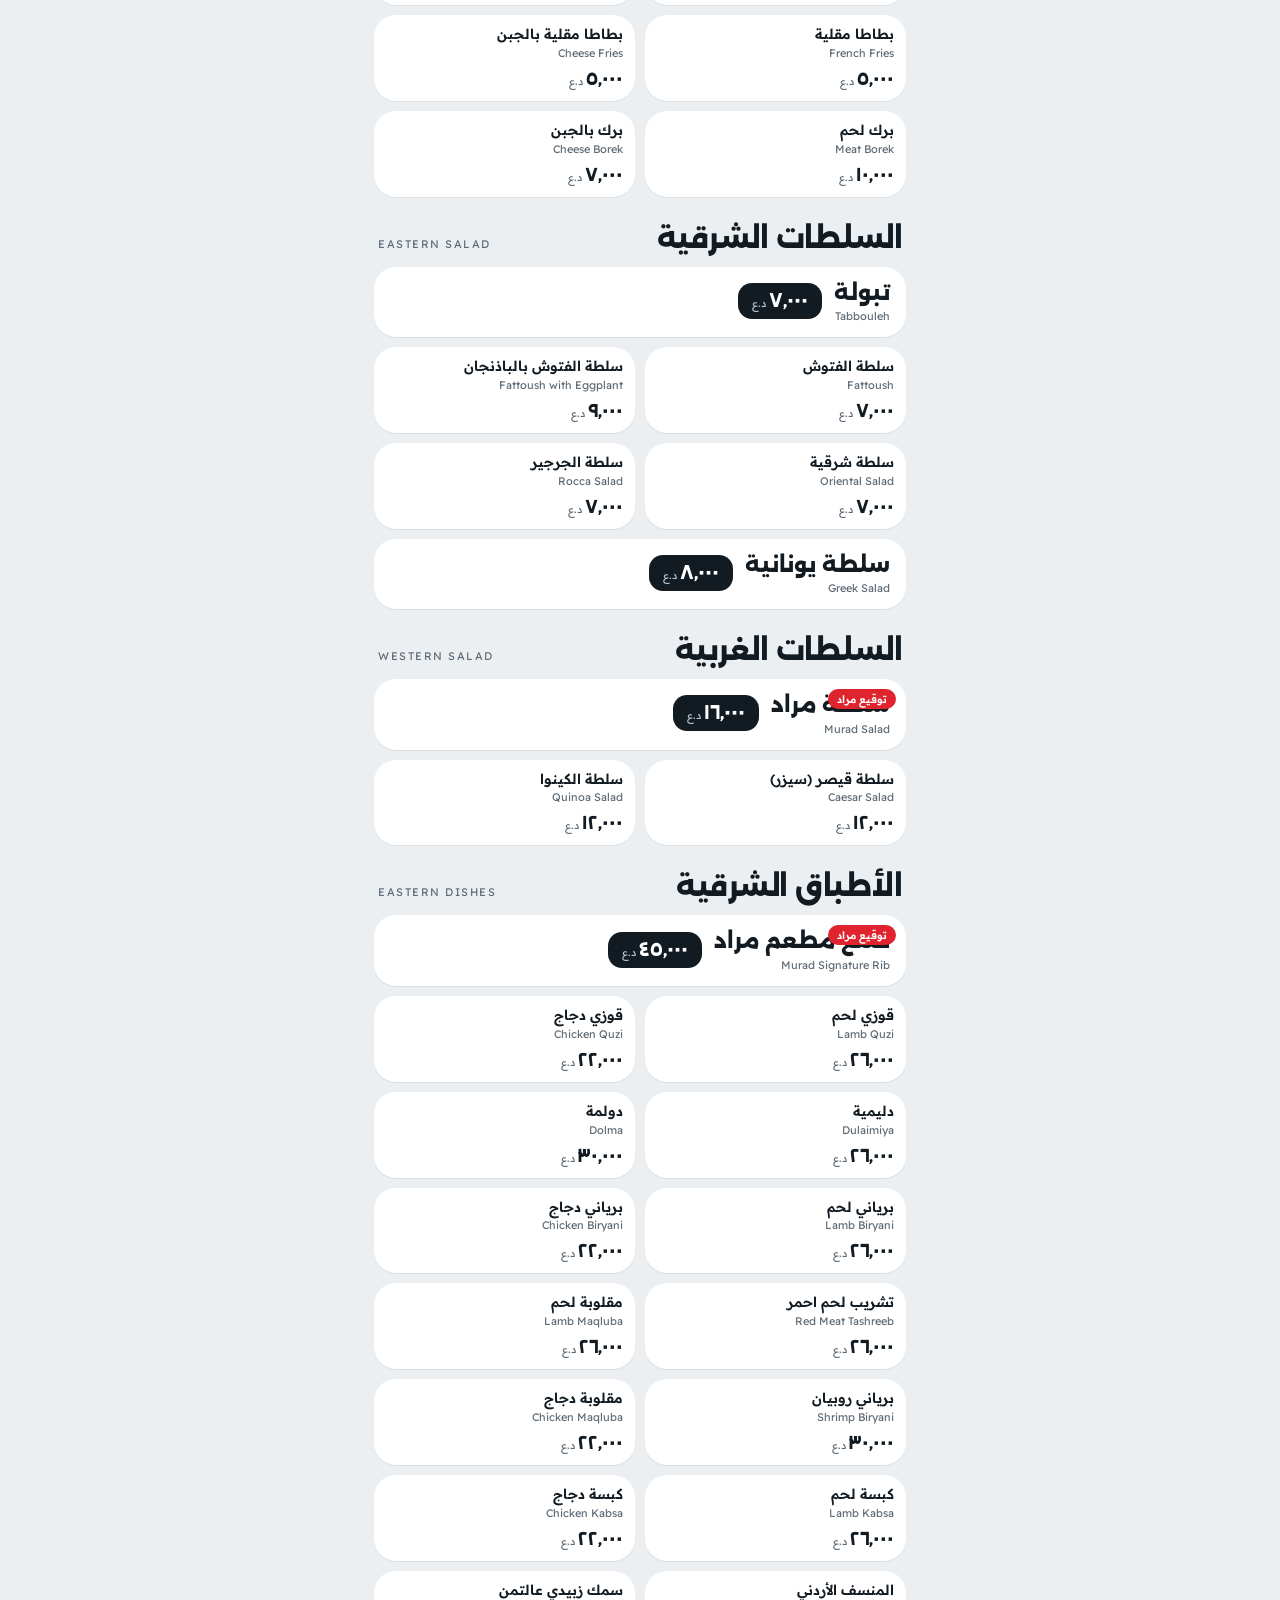
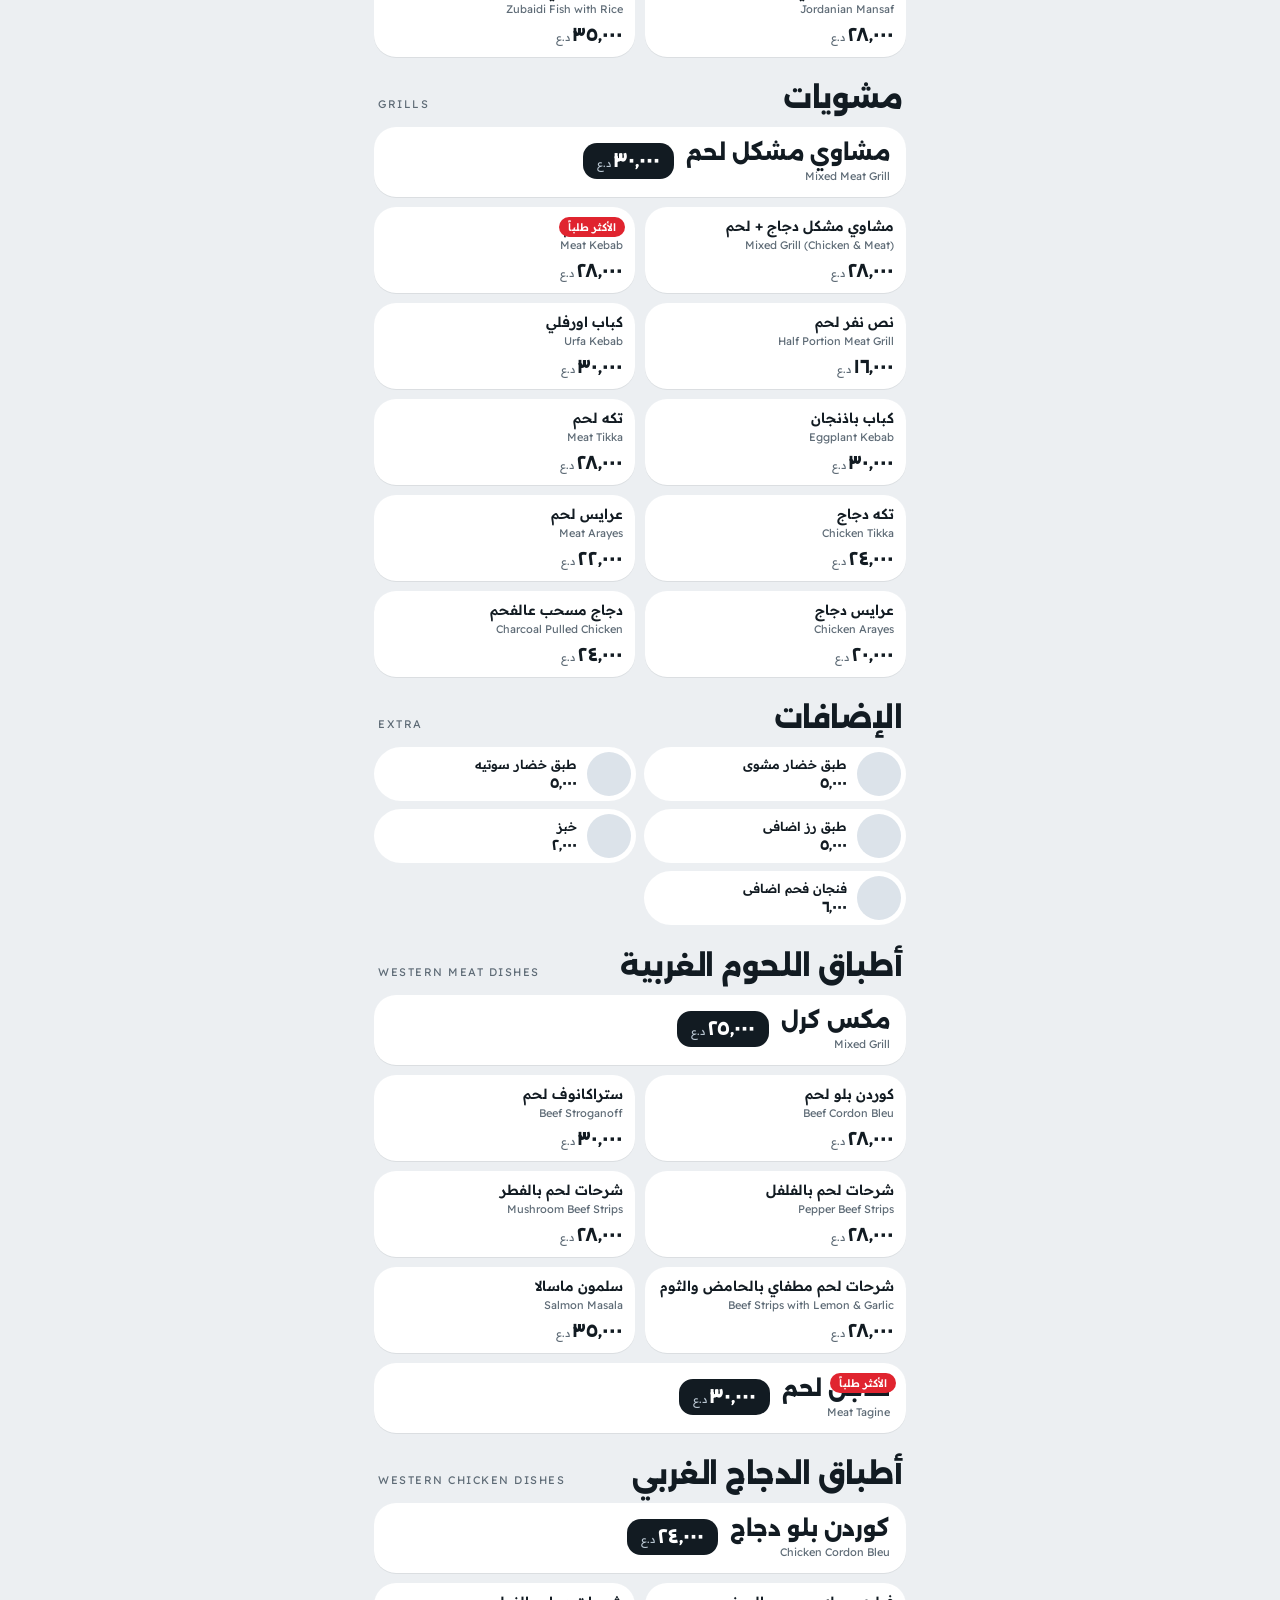
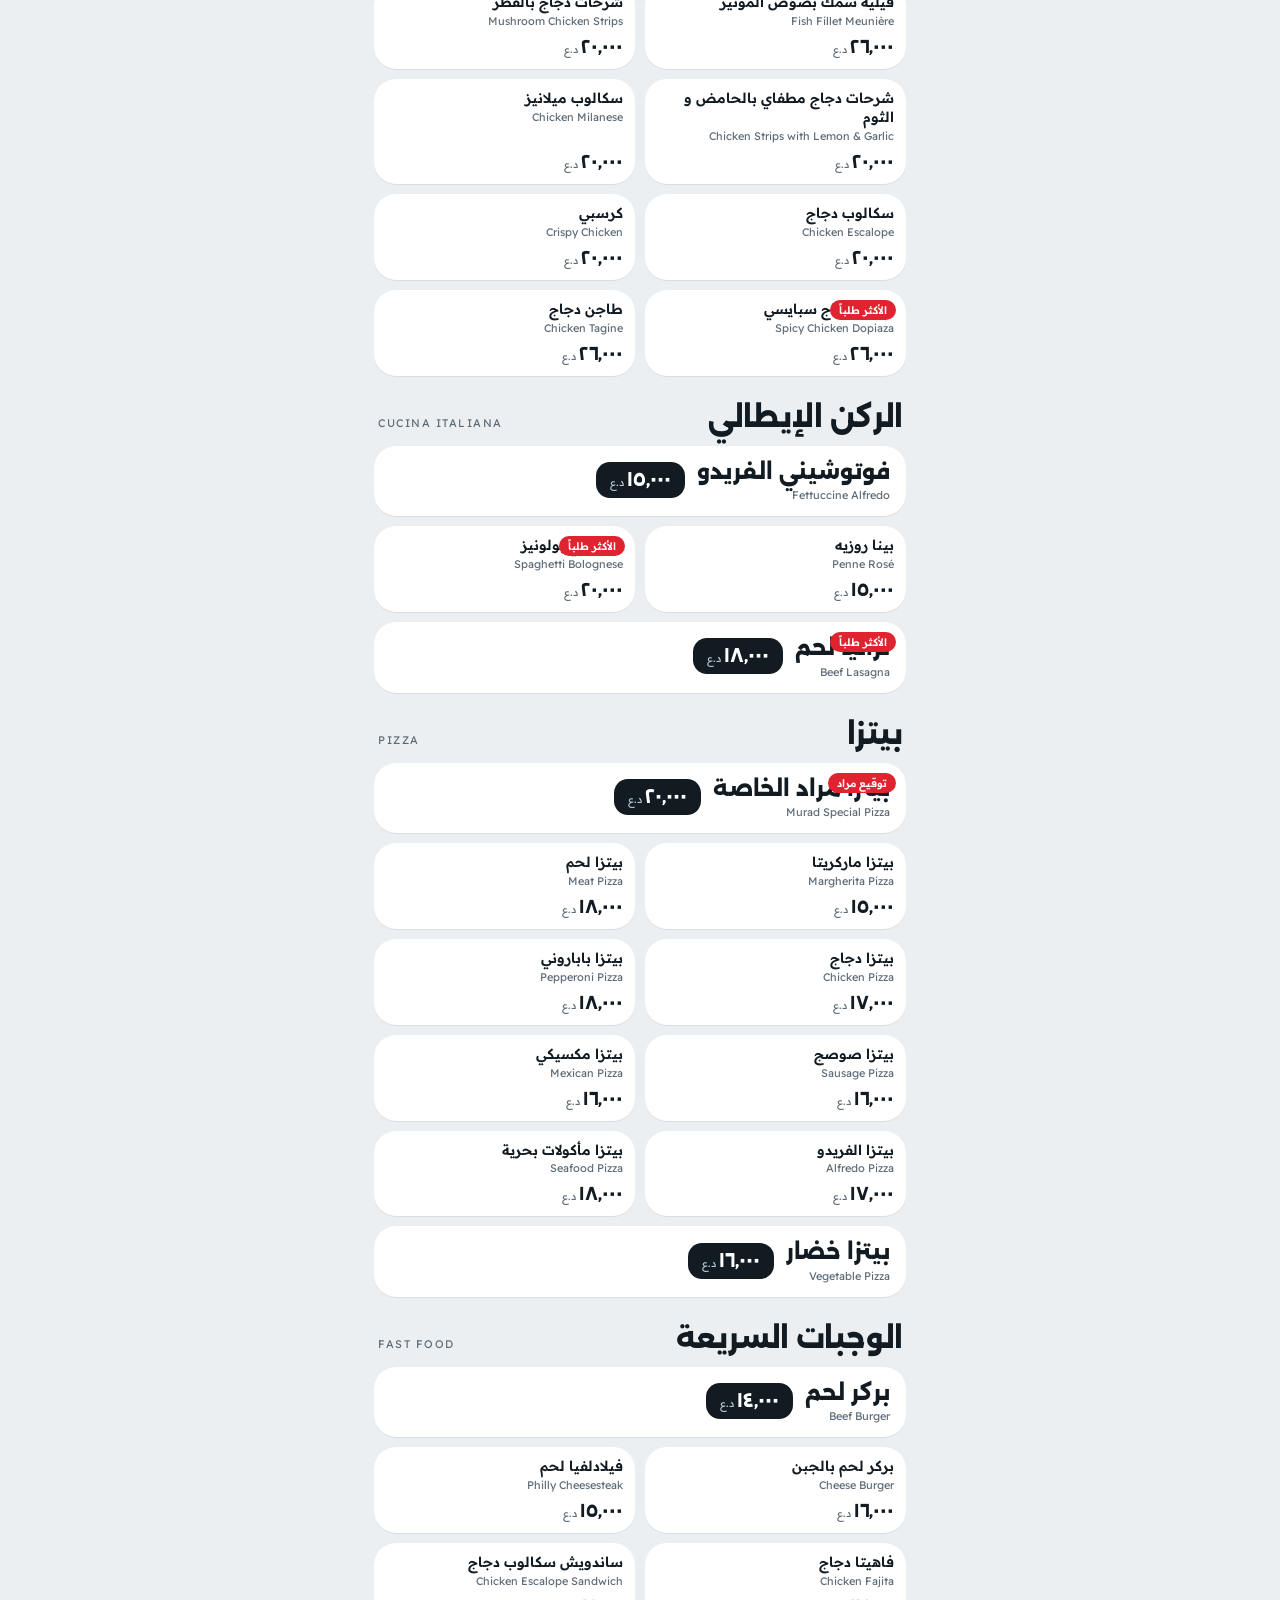
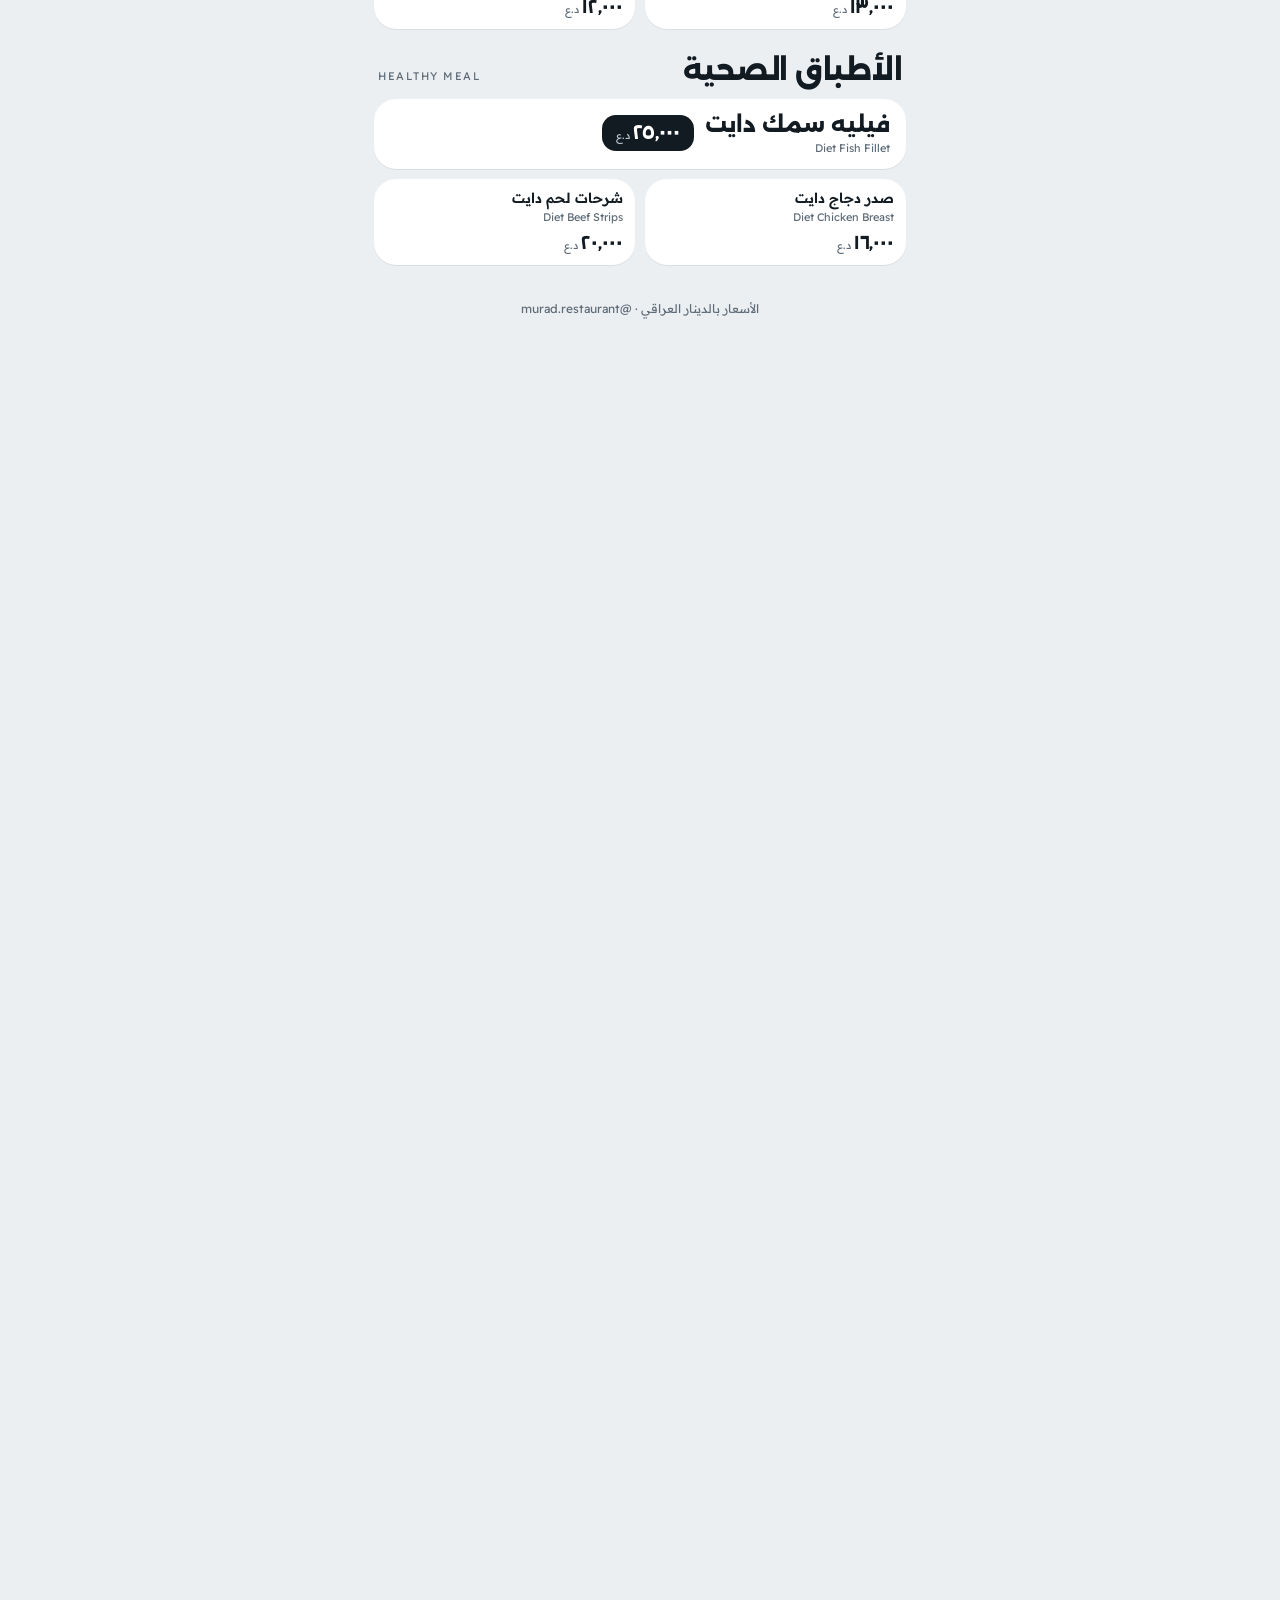
<file: demo/bento.html>
<!doctype html>
<html lang="ar" dir="rtl">
<head>
<meta charset="utf-8">
<base href="../">
<meta name="viewport" content="width=device-width,initial-scale=1,viewport-fit=cover">
<title>بنتو · مراد</title>
<link rel="preconnect" href="https://fonts.googleapis.com"><link rel="preconnect" href="https://fonts.gstatic.com" crossorigin>
<link href="https://fonts.googleapis.com/css2?family=Alexandria:wght@400;600;800;900&family=Readex+Pro:wght@300;400;600&display=swap" rel="stylesheet">
<style>
/* Concept: a daylight mosaic. Four rooms (kitchen, cafe, sweets, feasts) as tabs; each section is a bento of photo tiles, the signature dish gets the wide tile */
:root{
  --bg:#ECEFF2; --tile:#FFFFFF; --ink:#121B22; --mute:#5E6B76; --line:#121B2214; --red:#E0242F; --navy:#121B22; --sky:#DCE3EA;
  --display:'Alexandria','Readex Pro',Tahoma,sans-serif; --body:'Readex Pro',Tahoma,sans-serif;
  color-scheme:light;
}
*{box-sizing:border-box;-webkit-tap-highlight-color:transparent}
html,body{margin:0;background:var(--bg);color:var(--ink);font-family:var(--body)}
body{overflow-x:hidden}
button{font:inherit;color:inherit;background:none;border:0;padding:0;cursor:pointer;text-align:inherit}
.wrap{max-width:560px;margin:0 auto}
.head{background:var(--navy);color:#fff;border-radius:0 0 34px 34px;padding:calc(22px + env(safe-area-inset-top)) 22px 24px;position:relative;overflow:hidden}
.head::before{content:"";position:absolute;width:260px;height:260px;border-radius:50%;border:44px solid var(--red);opacity:.9;top:-130px;inset-inline-start:-120px}
.head .lg{display:flex;align-items:center;justify-content:space-between;position:relative}
.head img{width:58px}
.head .lg span{font-size:11px;letter-spacing:2px;color:#9DB0C0}
.head h1{font-family:var(--display);font-weight:900;font-size:52px;line-height:.95;margin:22px 0 0;position:relative;letter-spacing:-1px}
.head h1 em{font-style:normal;color:var(--red)}
.head p{position:relative;margin:10px 0 0;color:#B9C6D1;font-size:13px}
/* rooms */
.rooms{position:sticky;top:0;z-index:5;background:var(--bg);padding:12px 14px 8px}
.rooms-in{display:grid;grid-template-columns:repeat(4,1fr);background:var(--tile);border-radius:18px;padding:5px;gap:4px;box-shadow:0 6px 20px -10px #121B2240;position:relative}
.room{border-radius:14px;padding:9px 4px;text-align:center;font-size:12.5px;font-weight:600;color:var(--mute);position:relative;z-index:1;transition:color .3s}
.room.on{color:#fff}
.pill{position:absolute;top:5px;bottom:5px;border-radius:14px;background:var(--ink);transition:inset-inline-start .4s cubic-bezier(.2,.8,.2,1),width .4s;z-index:0}
.secs{display:flex;gap:6px;overflow-x:auto;padding:10px 0 0;scrollbar-width:none}
.secs::-webkit-scrollbar{display:none}
.secs button{flex:none;font-size:12px;padding:6px 12px;border-radius:20px;border:1px solid var(--line);color:var(--mute);background:var(--tile)}
.secs button.on{border-color:var(--red);color:var(--red)}
/* sections */
main{padding:0 14px}
.room-title{font-family:var(--display);font-weight:900;font-size:13px;letter-spacing:3px;color:var(--red);margin:22px 4px 0}
section{scroll-margin-top:118px}
.sh{display:flex;align-items:baseline;justify-content:space-between;gap:10px;margin:24px 4px 12px}
.sh h2{font-family:var(--display);font-weight:800;font-size:28px;margin:0;letter-spacing:-.5px}
.sh span{font-size:11px;color:var(--mute);letter-spacing:1.5px;text-transform:uppercase}
.bento{display:grid;grid-template-columns:1fr 1fr;grid-auto-flow:dense;gap:10px}
.t{position:relative;background:var(--tile);border-radius:22px;overflow:hidden;display:flex;flex-direction:column;min-width:0;box-shadow:0 1px 0 var(--line);transition:transform .2s}
.t:active{transform:scale(.97)}
.t .ph{aspect-ratio:1;overflow:hidden;background:var(--sky)}
.t .ph img{width:100%;height:100%;object-fit:cover;display:block;transition:transform .6s}
.t:hover .ph img{transform:scale(1.06)}
.t .tx{padding:10px 12px 12px;display:flex;flex-direction:column;gap:2px;flex:1}
.t b{font-size:14px;font-weight:600;line-height:1.35}
.t small{font-size:11px;color:var(--mute)}
.t .p{margin-top:auto;padding-top:8px;font-family:var(--display);font-weight:800;font-size:16px}
.t .p i{font-style:normal;font-family:var(--body);font-weight:400;font-size:11px;color:var(--mute);margin-inline-start:3px}
.t.wide{grid-column:span 2}
.t.wide .ph{aspect-ratio:16/9}
.t.wide .tx{display:grid;grid-template-columns:1fr auto;grid-template-areas:"n p" "e p";align-items:center;column-gap:12px;padding:12px 16px 14px}
.t.wide b{grid-area:n;font-family:var(--display);font-weight:800;font-size:21px}
.t.wide small{grid-area:e}
.t.wide .p{grid-area:p;margin:0;padding:8px 14px;background:var(--ink);color:#fff;border-radius:14px;font-size:17px}
.t.wide .p i{color:#B9C6D1}
.flag{position:absolute;top:10px;inset-inline-start:10px;z-index:1;background:var(--red);color:#fff;font-size:10.5px;font-weight:600;border-radius:20px;padding:3px 9px}
.t.noph{background:var(--navy);color:#fff}.t.noph small,.t.noph .p i{color:#9DB0C0}
.t.noph .tx{padding-top:16px}
/* compact: dense chips */
.chips{display:grid;grid-template-columns:1fr 1fr;gap:8px}
.c{display:flex;align-items:center;gap:10px;background:var(--tile);border-radius:40px;padding:5px 5px 5px 14px;min-width:0}
.c img{width:44px;height:44px;border-radius:50%;object-fit:cover;flex:none;background:var(--sky)}
.c .ct{min-width:0;flex:1}
.c b{display:block;font-size:12.5px;font-weight:600;white-space:nowrap;overflow:hidden;text-overflow:ellipsis}
.c span{font-family:var(--display);font-weight:800;font-size:12.5px}
.foot{text-align:center;color:var(--mute);font-size:12px;padding:36px 20px calc(40px + env(safe-area-inset-bottom))}
/* zoom detail grows out of the tile */
.zoom{position:fixed;inset:0;z-index:20;background:var(--tile);overflow:auto;clip-path:inset(50% 50% 50% 50% round 22px);transition:clip-path .55s cubic-bezier(.2,.8,.2,1);visibility:hidden}
.zoom.on{visibility:visible}
.zoom .zi{max-width:560px;margin:0 auto}
.zoom .zph{aspect-ratio:4/3;background:var(--sky)}
.zoom .zph img{width:100%;height:100%;object-fit:cover;display:block}
.zoom .zb{padding:20px 22px calc(30px + env(safe-area-inset-bottom))}
.zoom .kk{font-size:11px;letter-spacing:2px;color:var(--red);font-weight:600}
.zoom h3{font-family:var(--display);font-weight:900;font-size:34px;line-height:1.1;margin:6px 0 0;letter-spacing:-.5px}
.zoom .en{color:var(--mute);font-size:13px;margin-top:4px}
.zoom .ds{font-size:15px;line-height:1.8;color:#2E3A44;margin:14px 0 0}
.zoom .zp{display:flex;justify-content:space-between;align-items:center;margin-top:22px;padding-top:16px;border-top:1px solid var(--line)}
.zoom .zp b{font-family:var(--display);font-weight:900;font-size:30px}
.zoom .zp b i{font-style:normal;font-family:var(--body);font-weight:400;font-size:13px;color:var(--mute);margin-inline-start:4px}
.zx{position:fixed;z-index:21;top:calc(14px + env(safe-area-inset-top));inset-inline-end:14px;width:42px;height:42px;border-radius:50%;background:#fff;box-shadow:0 4px 14px #0003;font-size:22px;display:grid;place-items:center;opacity:0;pointer-events:none;transition:opacity .3s}
.zx.on{opacity:1;pointer-events:auto}
.add{background:var(--red);color:#fff;border-radius:16px;padding:13px 22px;font-weight:600}
button:focus-visible{outline:2px solid var(--red);outline-offset:3px}
@media (prefers-reduced-motion:reduce){*{transition:none!important}}
</style>
</head>
<body>
<div class="wrap">
  <header class="head">
    <div class="lg"><img src="img/logo.png" alt="مراد"><span>RESTAURANT &amp; CAFE</span></div>
    <h1>اختار<br>قعدتك<em>.</em></h1>
    <p>أربع زوايا بالمنيو… كل وحدة إلها طعمة</p>
  </header>
  <nav class="rooms"><div class="rooms-in" id="rooms"><span class="pill" id="pill"></span></div><div class="secs" id="secs"></div></nav>
  <main id="main"></main>
  <div class="foot">الأسعار بالدينار العراقي · @murad.restaurant</div>
</div>
<div class="zoom" id="zoom"></div>
<button class="zx" id="zx" aria-label="إغلاق">×</button>
<script src="demo/common.js"></script>
<script>
const $ = s => document.querySelector(s), E = MU.esc;
const ROOMS = [['kitchen', 'المطبخ'], ['cafe', 'الكافيه'], ['sweet', 'الحلو'], ['feast', 'الولائم']];
let M, room = 'kitchen', lastRect;
const pr = p => p ? `${MU.num(p)}<i>د.ع</i>` : 'حسب الطلب';
function tile(it, wide) {
  const flag = it.s ? 'توقيع مراد' : it.best ? 'الأكثر طلباً' : '';
  return `<button class="t${wide ? ' wide' : ''}${it.i ? '' : ' noph'}" data-k="${it.key}">${flag ? `<span class="flag">${flag}</span>` : ''}${it.i ? `<div class="ph"><img src="${it.i}" alt="" loading="lazy"></div>` : ''}
    <div class="tx"><b>${E(it.ar)}</b><small>${E(it.en)}</small><span class="p">${pr(it.p)}</span></div></button>`;
}
function section(s, si) {
  let body;
  if (s.compact) body = `<div class="chips">${s.items.map(it => `<button class="c" data-k="${it.key}">${it.i ? `<img src="${it.i}" alt="" loading="lazy">` : `<img src="${s.c}" alt="" loading="lazy">`}<div class="ct"><b>${E(it.ar)}</b><span>${MU.price(it.p)}</span></div></button>`).join('')}</div>`;
  else {
    // wide tile for the signature dish (or the first one); keep the square count even so rows fill
    let wi = s.items.findIndex(it => it.s && it.i); if (wi < 0) wi = s.items.findIndex(it => it.i);
    const rest = s.items.length - 1;
    const wides = new Set([wi]); if (rest % 2 && s.items.length > 2) { const w2 = s.items.findIndex((it, k) => k !== wi && it.i && (it.best || k === s.items.length - 1)); if (w2 >= 0) wides.add(w2); }
    body = `<div class="bento">${s.items.map((it, k) => tile(it, wides.has(k))).join('')}</div>`;
  }
  return `<section id="s${si}"><div class="sh"><h2>${E(s.ar)}</h2><span>${E(s.en)}</span></div>${body}</section>`;
}
function render() {
  const secs = M.sections.map((s, si) => [s, si]).filter(([s]) => s.g === room);
  $('#main').innerHTML = secs.map(([s, si]) => section(s, si)).join('');
  $('#secs').innerHTML = secs.map(([s, si]) => `<button data-t="s${si}">${E(s.ar)}</button>`).join('');
  document.querySelectorAll('#secs button').forEach(b => b.onclick = () => scrollTo({top: document.getElementById(b.dataset.t).offsetTop - 112, behavior: 'smooth'}));
  document.querySelectorAll('#main [data-k]').forEach(b => b.onclick = () => zoom(b));
  document.querySelectorAll('.room').forEach(r => r.classList.toggle('on', r.dataset.r === room));
  const on = $('.room.on'); $('#pill').style.width = on.offsetWidth + 'px'; $('#pill').style.insetInlineStart = (on.parentNode.offsetWidth - on.offsetLeft - on.offsetWidth) + 'px';
  const io = new IntersectionObserver(es => es.forEach(e => { if (e.isIntersecting) document.querySelectorAll('#secs button').forEach(b => b.classList.toggle('on', b.dataset.t === e.target.id)); }), {rootMargin: '-130px 0px -65% 0px'});
  document.querySelectorAll('#main section').forEach(s => io.observe(s));
}
function inset(r) { return `inset(${r.top}px ${innerWidth - r.right}px ${innerHeight - r.bottom}px ${r.left}px round 22px)`; }
function zoom(el) {
  const it = M.all.find(x => x.key === el.dataset.k), z = $('#zoom'); lastRect = el.getBoundingClientRect();
  z.innerHTML = `<div class="zi">${it.i ? `<div class="zph"><img src="${it.i}" alt=""></div>` : '<div style="height:70px"></div>'}<div class="zb"><div class="kk">${E(it.sec.ar)}</div><h3>${E(it.ar)}</h3><div class="en">${E(it.en)}</div>${it.d ? `<p class="ds">${E(it.d)}</p>` : ''}
    <div class="zp"><b>${pr(it.p)}</b><button class="add" id="add">أضف لطلبيتي</button></div></div></div>`;
  z.style.transition = 'none'; z.style.clipPath = inset(lastRect); z.classList.add('on'); z.scrollTop = 0;
  requestAnimationFrame(() => requestAnimationFrame(() => { z.style.transition = ''; z.style.clipPath = 'inset(0 0 0 0 round 0px)'; $('#zx').classList.add('on'); }));
  $('#add').onclick = () => { MU.tray.add(it.key); $('#add').textContent = 'بطلبيتك ' + MU.num(MU.tray.get(it.key)); };
}
function unzoom() { const z = $('#zoom'); if (!z.classList.contains('on')) return; z.style.clipPath = inset(lastRect); $('#zx').classList.remove('on'); setTimeout(() => z.classList.remove('on'), 550); }
$('#zx').onclick = unzoom;
addEventListener('keydown', e => e.key === 'Escape' && unzoom());
MU.load().then(m => {
  M = m;
  $('#rooms').insertAdjacentHTML('beforeend', ROOMS.map(([k, n]) => `<button class="room" data-r="${k}">${n}</button>`).join(''));
  document.querySelectorAll('.room').forEach(r => r.onclick = () => { room = r.dataset.r; render(); scrollTo({top: $('.rooms').offsetTop}); });
  render();
});
addEventListener('resize', () => M && render());
</script>
</body>
</html>
</file>
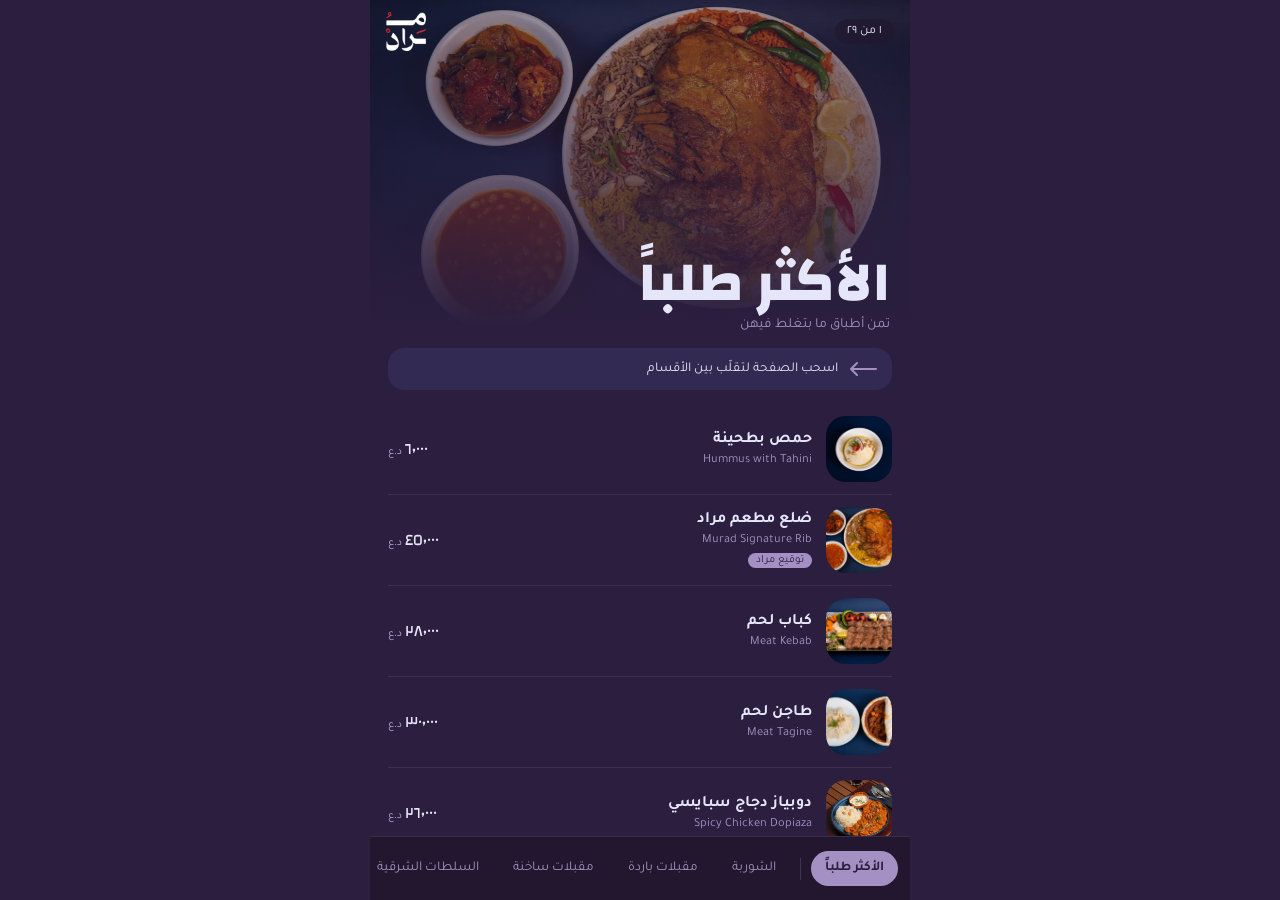
<file: demo/night.html>
<!doctype html>
<html lang="ar" dir="rtl">
<head>
<meta charset="utf-8">
<base href="../">
<meta name="viewport" content="width=device-width,initial-scale=1,viewport-fit=cover">
<meta name="theme-color" content="#2b1e3e">
<title>سهرة · مراد</title>
<link rel="preconnect" href="https://fonts.googleapis.com"><link rel="preconnect" href="https://fonts.gstatic.com" crossorigin>
<link href="https://fonts.googleapis.com/css2?family=Changa:wght@500;800&family=Tajawal:wght@400;500;700&display=swap" rel="stylesheet">
<style>
/* Theme: Midnight Galaxy (themes-pro). Layout: each section is its own page; swipe sideways to turn pages, the huge section name slides at a different speed than the page */
:root{
  --night:#2b1e3e; --night2:#22172f; --cosmic:#4a4e8f; --lav:#a490c2; --silver:#e6e6fa;
  --display:'Changa','Tajawal',sans-serif; --body:'Tajawal',Tahoma,sans-serif; color-scheme:dark;
}
*{box-sizing:border-box;-webkit-tap-highlight-color:transparent}
html,body{margin:0;height:100%;overflow:hidden;background:var(--night);color:var(--silver);font-family:var(--body)}
button{font:inherit;color:inherit;background:none;border:0;padding:0;cursor:pointer;text-align:inherit}
.app{position:relative;height:100%;max-width:540px;margin:0 auto}
#pager{position:absolute;inset:0 0 calc(64px + env(safe-area-inset-bottom));display:flex;overflow-x:auto;overflow-y:hidden;scroll-snap-type:x mandatory;scrollbar-width:none;overscroll-behavior-x:contain}
#pager::-webkit-scrollbar{display:none}
.page{flex:none;width:100%;height:100%;overflow-y:auto;scroll-snap-align:start;scroll-snap-stop:always;overscroll-behavior-y:contain;scrollbar-width:none}
.page::-webkit-scrollbar{display:none}
.cover{position:relative;height:min(42vh,340px);overflow:hidden}
.cover>img{position:absolute;inset:0;width:100%;height:100%;object-fit:cover;opacity:.75}
.cover::after{content:"";position:absolute;inset:0;background:linear-gradient(to top,var(--night) 4%,#2b1e3e99 45%,#2b1e3e33)}
.ttl{position:absolute;z-index:1;bottom:6px;inset-inline-start:20px;white-space:nowrap;will-change:transform}
.ttl h2{font-family:var(--display);font-weight:800;font-size:56px;line-height:1;margin:0}
.ttl p{margin:6px 0 0;color:var(--lav);font-size:14px}
.top{position:absolute;z-index:2;top:calc(12px + env(safe-area-inset-top));left:16px;right:16px;display:flex;justify-content:space-between;align-items:center}
.top span{order:-1}
.top img{width:40px}
.top span{font-size:12.5px;color:var(--silver);background:#22172fb3;border-radius:20px;padding:5px 12px;font-variant-numeric:tabular-nums}
.rows{padding:14px 18px 30px;display:flex;flex-direction:column}
.row{display:flex;gap:14px;align-items:center;padding:12px 0;border-bottom:1px solid #a490c226;width:100%}
.row img{width:66px;height:66px;border-radius:20px;object-fit:cover;flex:none;background:var(--night2)}
.row .t{flex:1;min-width:0}
.row b{display:block;font-weight:700;font-size:16px;line-height:1.35}
.row small{display:block;color:var(--lav);font-size:12.5px;margin-top:1px}
.row .p{font-family:var(--display);font-weight:500;font-size:16px;white-space:nowrap;font-variant-numeric:tabular-nums}
.row .p i{font-style:normal;font-family:var(--body);font-size:11px;color:var(--lav);margin-inline-start:3px}
.row .sg{display:inline-block;margin-top:5px;font-size:11px;color:var(--night);background:var(--lav);border-radius:10px;padding:1px 8px}
.hint{display:flex;align-items:center;gap:10px;margin:8px 18px 0;padding:12px 14px;border-radius:16px;background:#4a4e8f40;font-size:13.5px;color:var(--silver)}
.hint svg{width:30px;height:18px;flex:none;stroke:var(--lav);fill:none;stroke-width:2;stroke-linecap:round;stroke-linejoin:round;animation:nudge 1.6s ease-in-out infinite}
@keyframes nudge{50%{transform:translateX(-6px)}}
/* tab bar */
.tabs{position:absolute;inset:auto 0 0;height:calc(64px + env(safe-area-inset-bottom));padding-bottom:env(safe-area-inset-bottom);background:var(--night2);border-top:1px solid #a490c22e;display:flex;align-items:center}
.tabs-in{display:flex;gap:6px;overflow-x:auto;padding:0 12px;scrollbar-width:none;width:100%}
.tabs-in::-webkit-scrollbar{display:none}
.tab{flex:none;padding:9px 14px;border-radius:22px;font-size:13.5px;color:var(--lav);white-space:nowrap;transition:background .25s,color .25s}
.tab.on{background:var(--lav);color:var(--night);font-weight:700}
.sep{flex:none;width:1px;height:22px;background:#a490c240;margin:0 4px;align-self:center}
/* detail */
.veil{position:absolute;inset:0;z-index:9;background:#120b1cb3;opacity:0;pointer-events:none;transition:opacity .3s}
.sheet{position:absolute;inset:auto 0 0;z-index:10;background:var(--night2);border-radius:26px 26px 0 0;overflow:hidden;transform:translateY(105%);transition:transform .4s cubic-bezier(.2,.8,.2,1);max-height:88%;overflow-y:auto}
.open .veil{opacity:1;pointer-events:auto}.open .sheet{transform:none}
.sheet img{width:100%;aspect-ratio:16/10;object-fit:cover;display:block}
.sheet .b{padding:18px 20px calc(24px + env(safe-area-inset-bottom))}
.sheet h3{font-family:var(--display);font-weight:800;font-size:30px;margin:0;line-height:1.15}
.sheet .en{color:var(--lav);font-size:13px;margin-top:4px}
.sheet .ds{font-size:14.5px;line-height:1.8;margin:12px 0 0}
.sheet .f{display:flex;justify-content:space-between;align-items:center;margin-top:18px}
.sheet .f b{font-family:var(--display);font-size:24px}
.sheet .f button{border:1px solid var(--lav);color:var(--lav);border-radius:22px;padding:8px 18px;font-size:13px}
button:focus-visible{outline:2px solid var(--lav);outline-offset:2px}
@media (prefers-reduced-motion:reduce){*{animation:none!important;transition:none!important}}
</style>
</head>
<body>
<div class="app" id="app">
  <div id="pager"></div>
  <nav class="tabs"><div class="tabs-in" id="tabs"></div></nav>
  <div class="veil" id="veil"></div>
  <div class="sheet" id="sheet" role="dialog" aria-modal="true"></div>
</div>
<script src="demo/common.js"></script>
<script>
const $ = s => document.querySelector(s), E = MU.esc;
let M, pages = [], cur = -1;
const arrow = '<svg viewBox="0 0 30 18"><path d="M28 9H3M9 3L3 9l6 6"/></svg>';
function page(id, title, sub, cover, items, n, total, first) {
  return `<div class="page" id="${id}"><div class="cover"><img src="${cover}" alt="" loading="lazy"><div class="top"><img src="img/logo.png" alt="مراد"><span>${MU.num(n)} من ${MU.num(total)}</span></div>
    <div class="ttl"><h2>${E(title)}</h2><p>${E(sub)}</p></div></div>${first ? `<div class="hint">${arrow}اسحب الصفحة لتقلّب بين الأقسام</div>` : ''}
    <div class="rows">${items.map(it => `<button class="row" data-k="${it.key}"><img src="${it.i || cover}" alt="" loading="lazy"><div class="t"><b>${E(it.ar)}</b><small>${E(it.en)}</small>${it.s ? '<span class="sg">توقيع مراد</span>' : ''}</div><span class="p">${it.p ? MU.num(it.p) + '<i>د.ع</i>' : 'حسب الطلب'}</span></button>`).join('')}</div></div>`;
}
function render() {
  const total = M.sections.length + 1;
  let h = page('p0', 'الأكثر طلباً', 'تمن أطباق ما بتغلط فيهن', M.best[1].i, M.best, 1, total, true);
  M.sections.forEach((s, si) => h += page('p' + (si + 1), s.ar, s.en, s.c, s.items, si + 2, total, false));
  $('#pager').innerHTML = h; pages = [...document.querySelectorAll('.page')];
  let t = `<button class="tab" data-i="0">الأكثر طلباً</button>`, g = '';
  M.sections.forEach((s, si) => { if (s.g !== g) { g = s.g; t += '<span class="sep"></span>'; } t += `<button class="tab" data-i="${si + 1}">${E(s.ar)}</button>`; });
  $('#tabs').innerHTML = t;
  document.querySelectorAll('.tab').forEach(b => b.onclick = () => go(+b.dataset.i));
  $('#pager').addEventListener('click', e => { const r = e.target.closest('[data-k]'); if (r) detail(r.dataset.k); });
  $('#pager').addEventListener('scroll', onScroll, {passive: true});
  onScroll();
}
function go(i) { $('#pager').scrollTo({left: -i * $('#pager').clientWidth * (getComputedStyle($('#pager')).direction === 'rtl' ? 1 : -1), behavior: 'smooth'}); }
function onScroll() {
  const w = $('#pager').clientWidth, x = Math.abs($('#pager').scrollLeft) / w, i = Math.round(x);
  pages.forEach((p, k) => { const d = k - x; if (Math.abs(d) < 1.5) p.querySelector('.ttl').style.transform = `translateX(${-d * w * .45}px)`; });
  if (i !== cur) { cur = i; document.querySelectorAll('.tab').forEach(b => b.classList.toggle('on', +b.dataset.i === i));
    const on = $('.tab.on'); on && on.scrollIntoView({inline: 'center', block: 'nearest', behavior: 'smooth'}); }
}
function detail(k) {
  const it = M.all.find(x => x.key === k);
  $('#sheet').innerHTML = `${it.i ? `<img src="${it.i}" alt="">` : ''}<div class="b"><h3>${E(it.ar)}</h3><div class="en">${E(it.en)}</div>${it.d ? `<p class="ds">${E(it.d)}</p>` : ''}
    <div class="f"><b>${MU.price(it.p)}${it.p ? ' د.ع' : ''}</b><button id="cl">سكّر</button></div></div>`;
  $('#app').classList.add('open'); $('#cl').onclick = close;
}
function close() { $('#app').classList.remove('open'); }
$('#veil').onclick = close;
addEventListener('keydown', e => { if (e.key === 'Escape') close(); if (e.key === 'ArrowLeft') go(cur + 1); if (e.key === 'ArrowRight') go(Math.max(0, cur - 1)); });
addEventListener('resize', () => M && onScroll());
MU.load().then(m => { M = m; render(); });
</script>
</body>
</html>
</file>
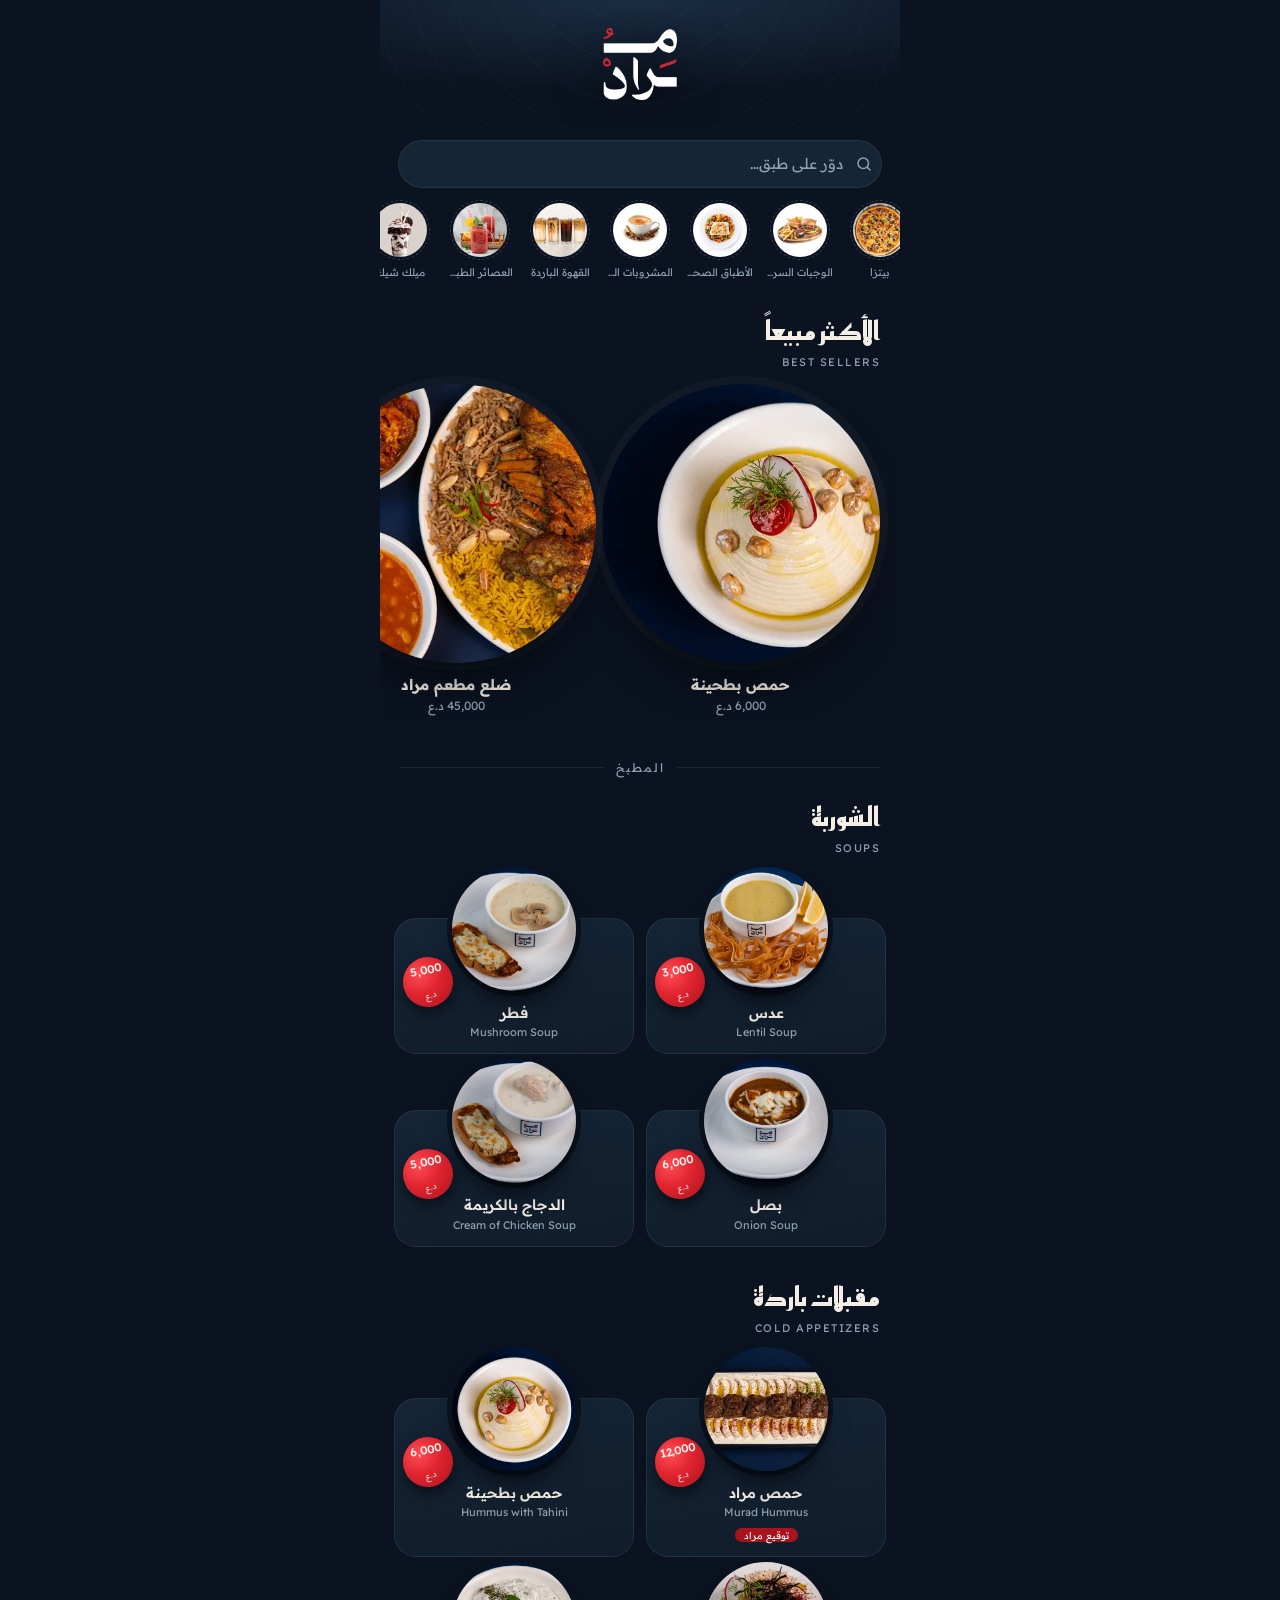
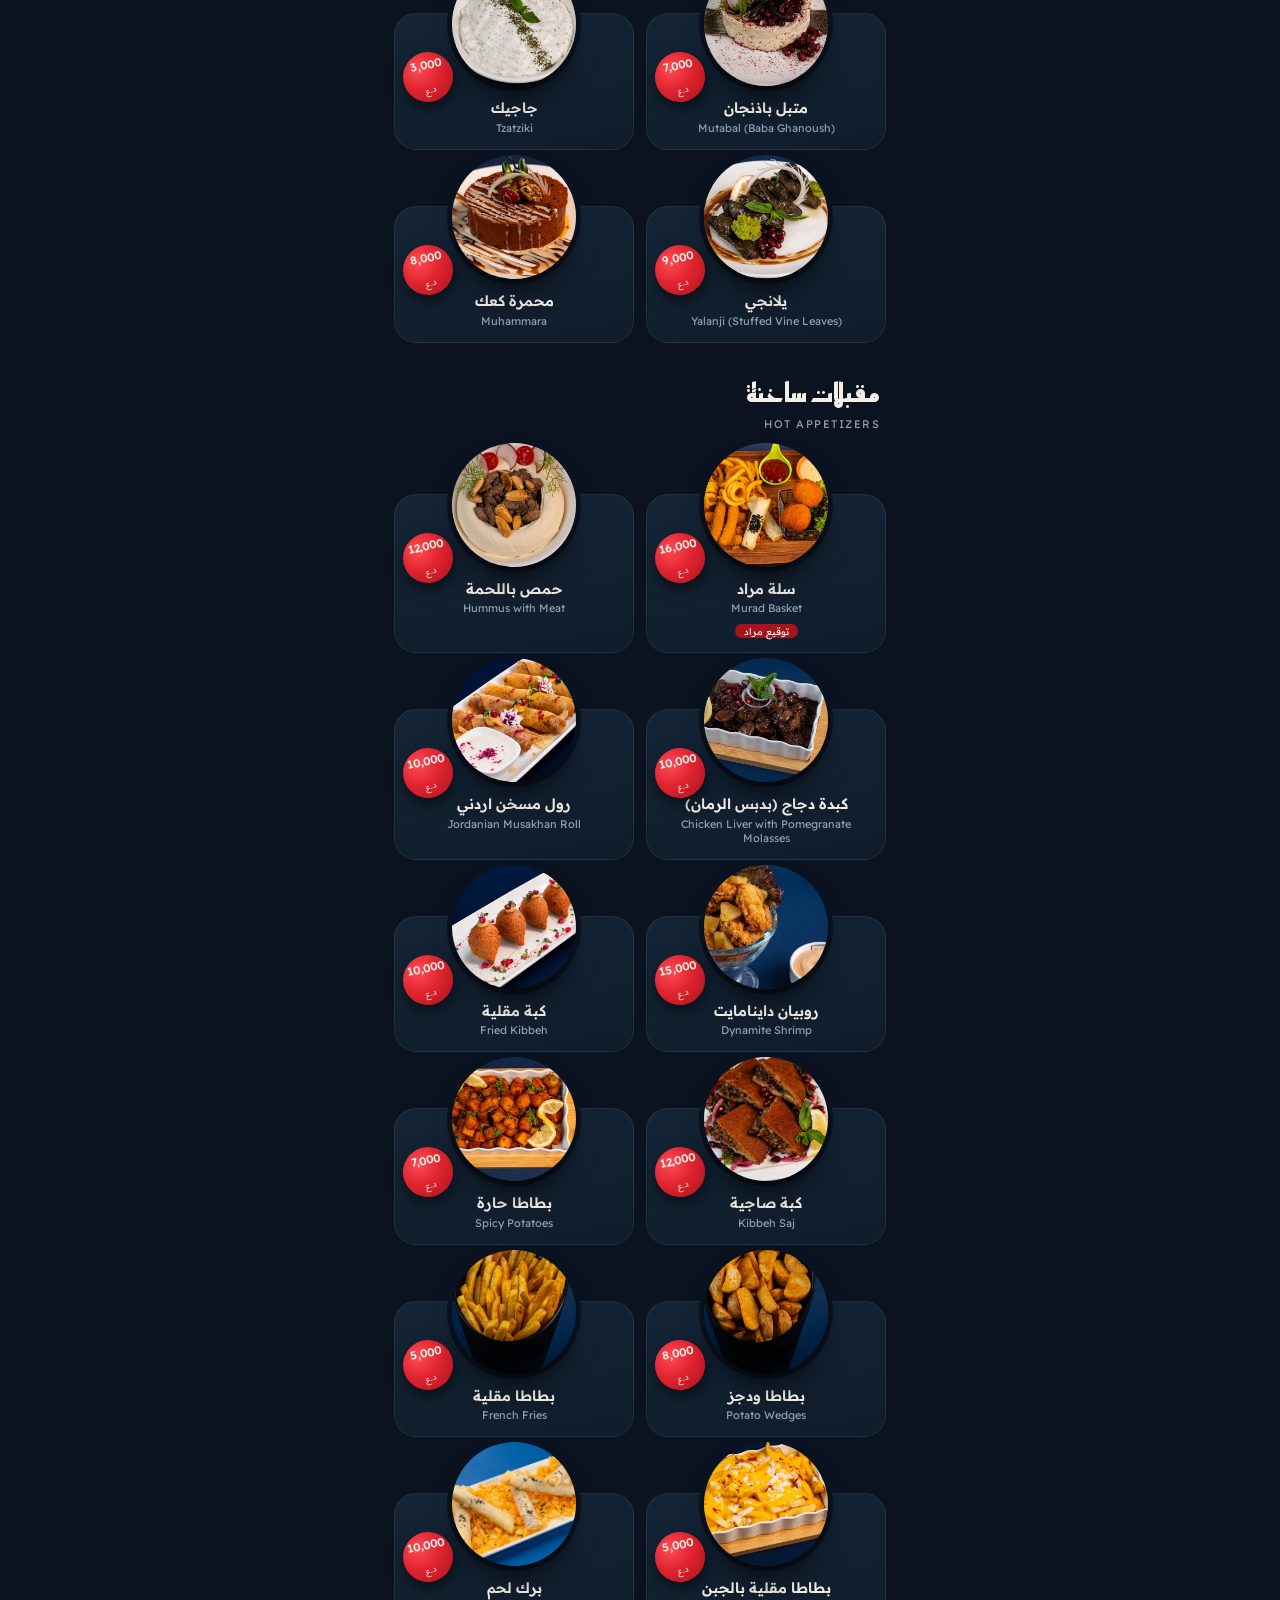
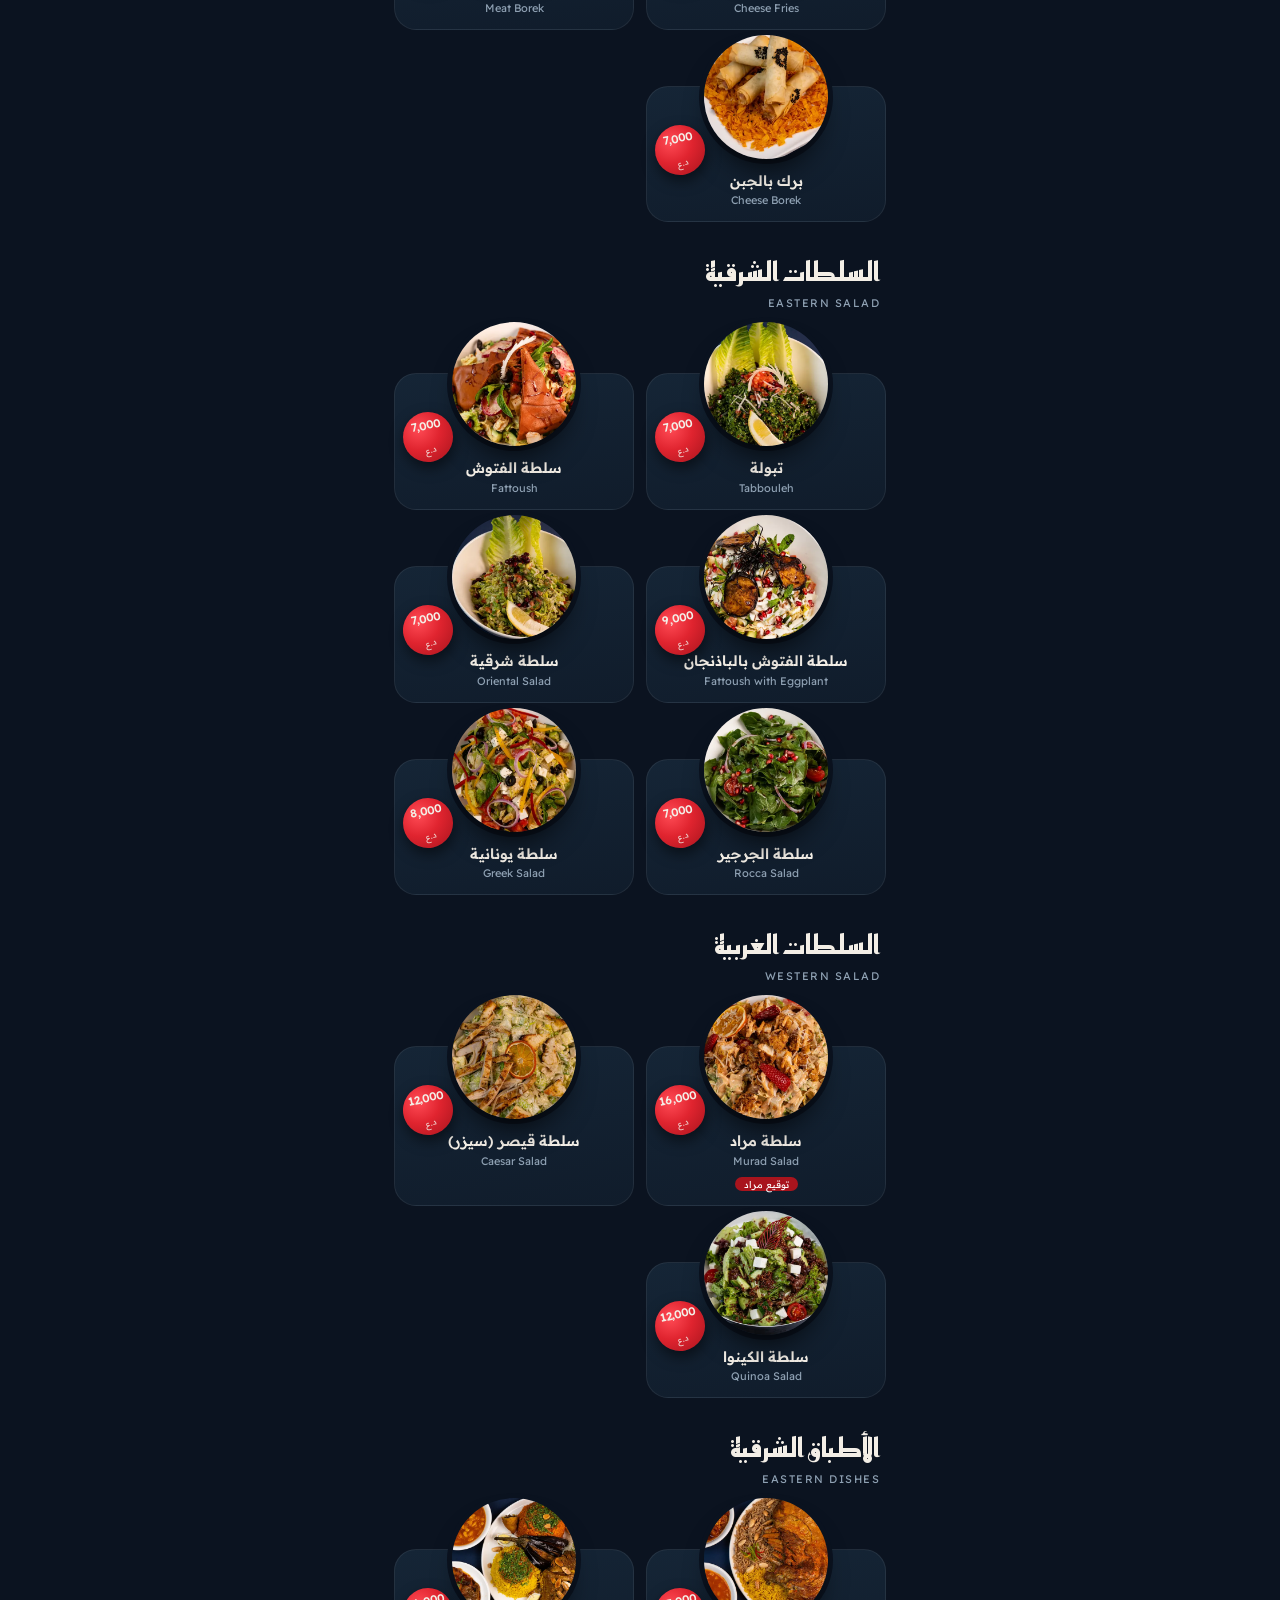
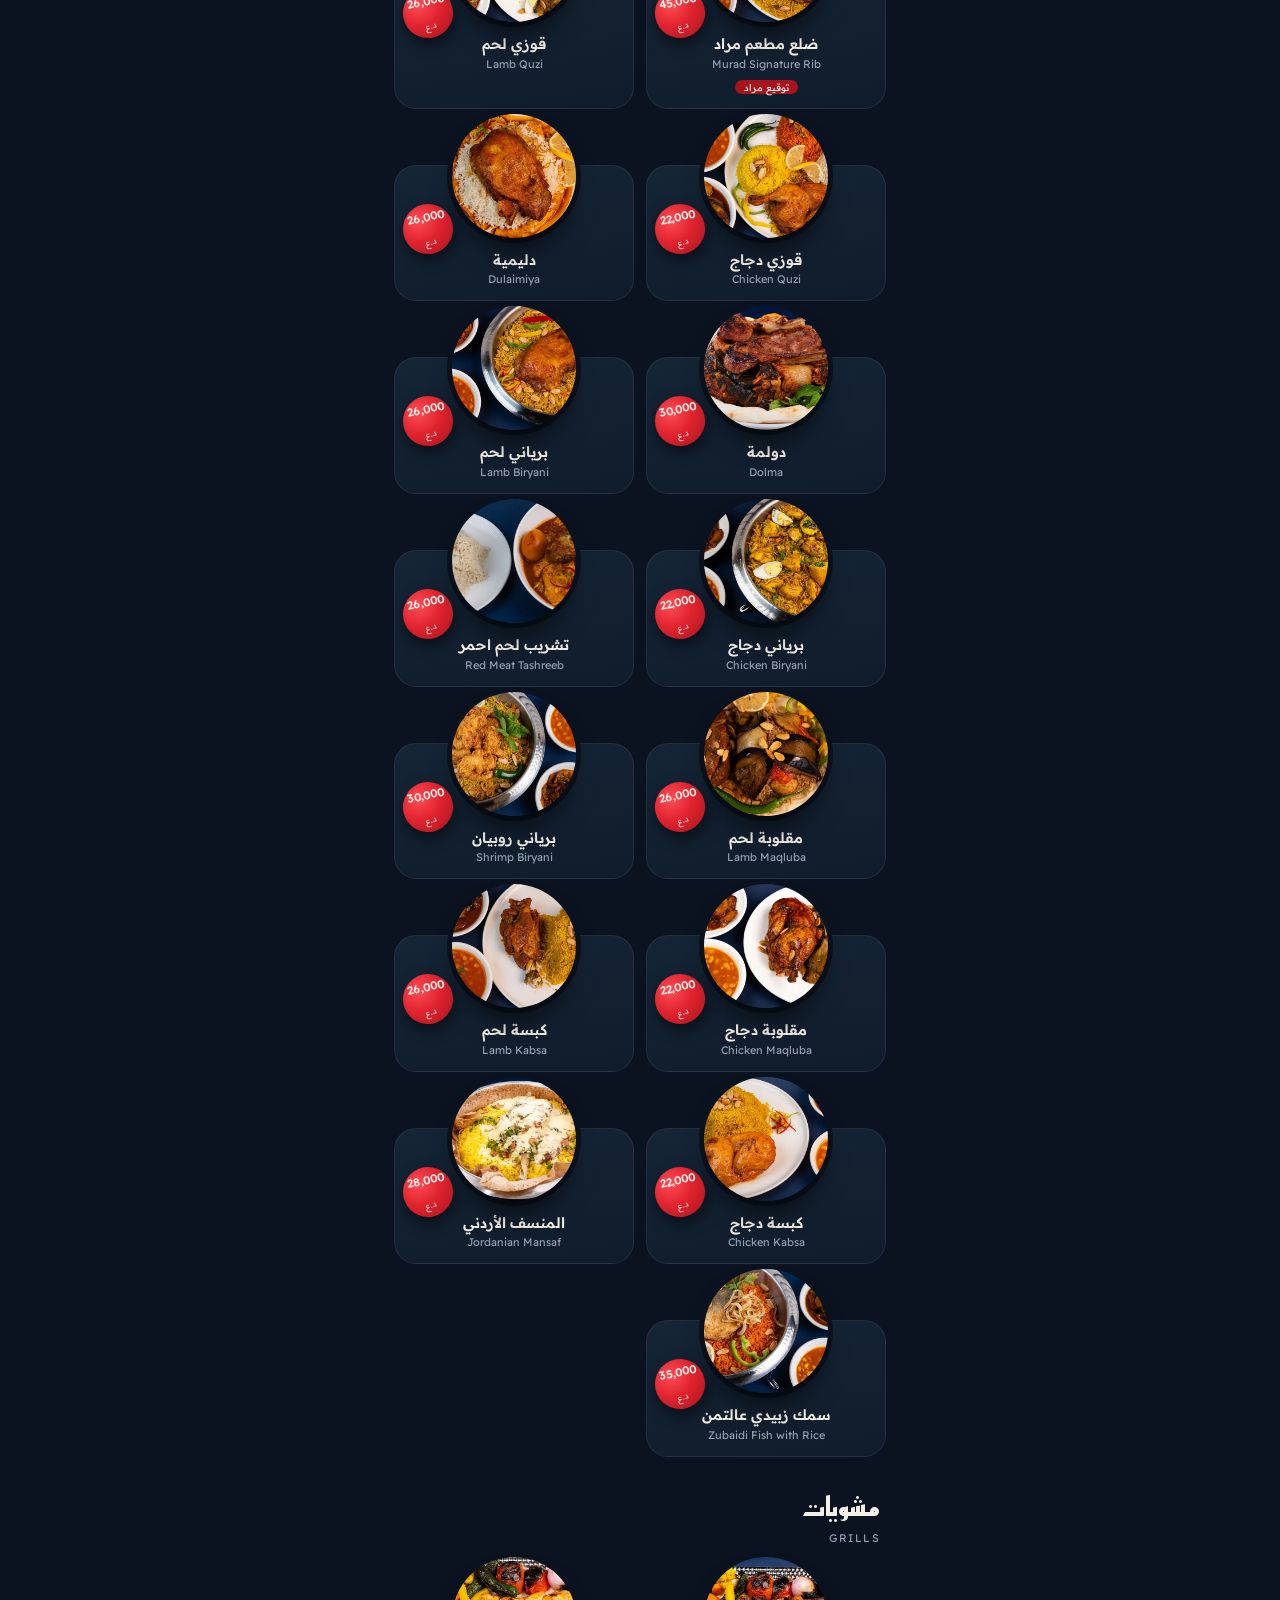
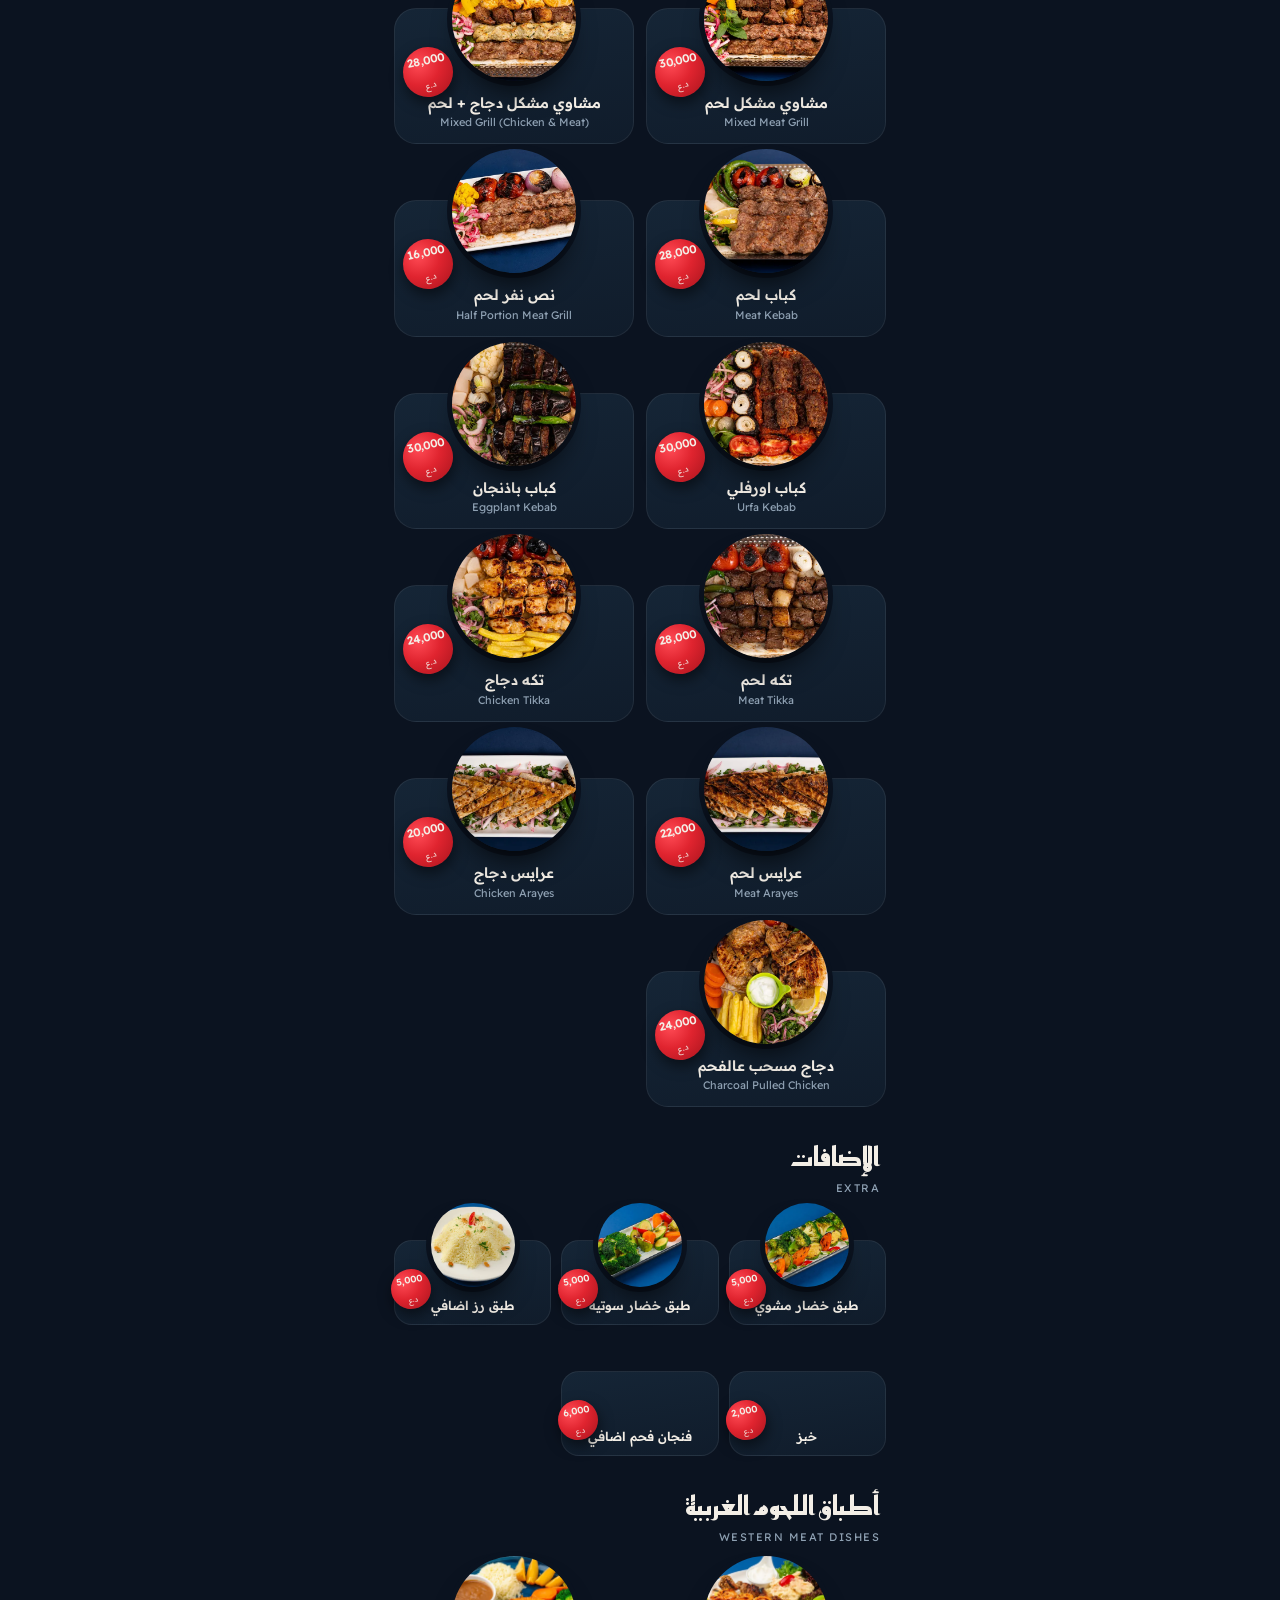
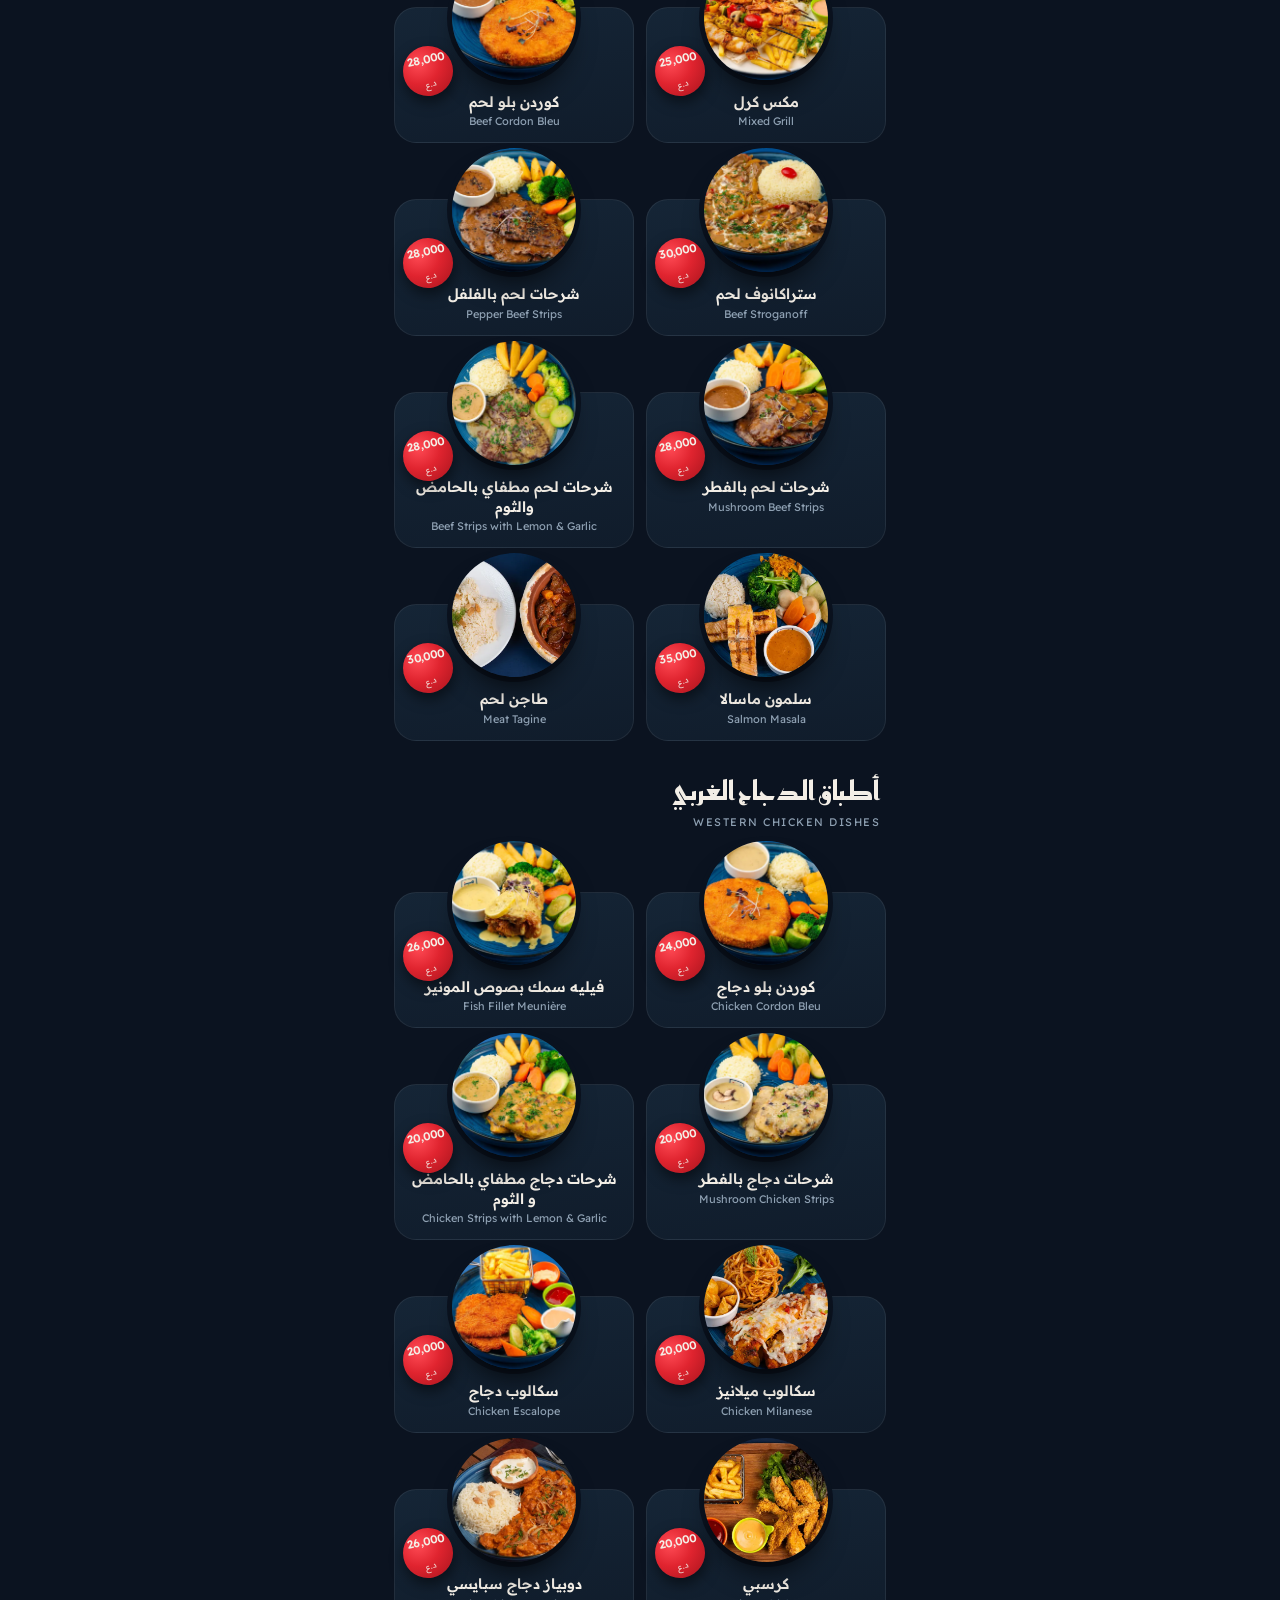
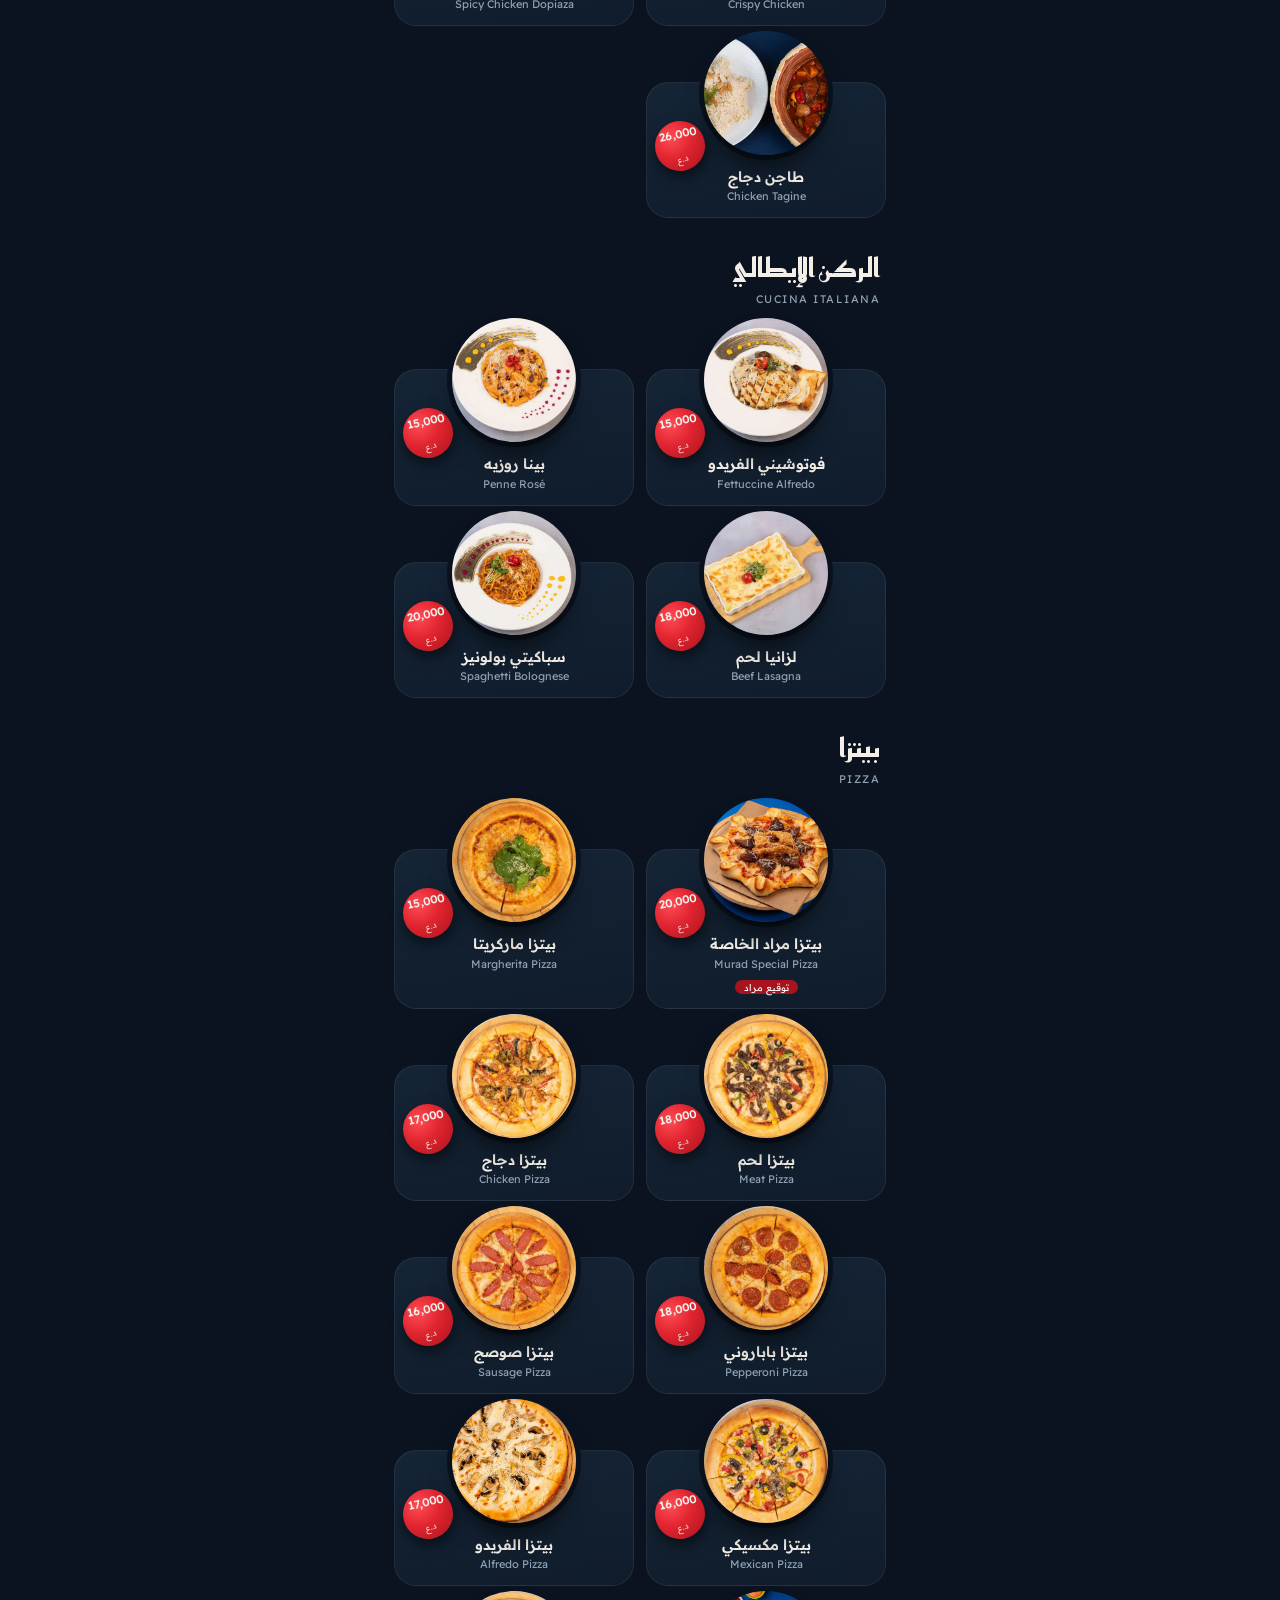
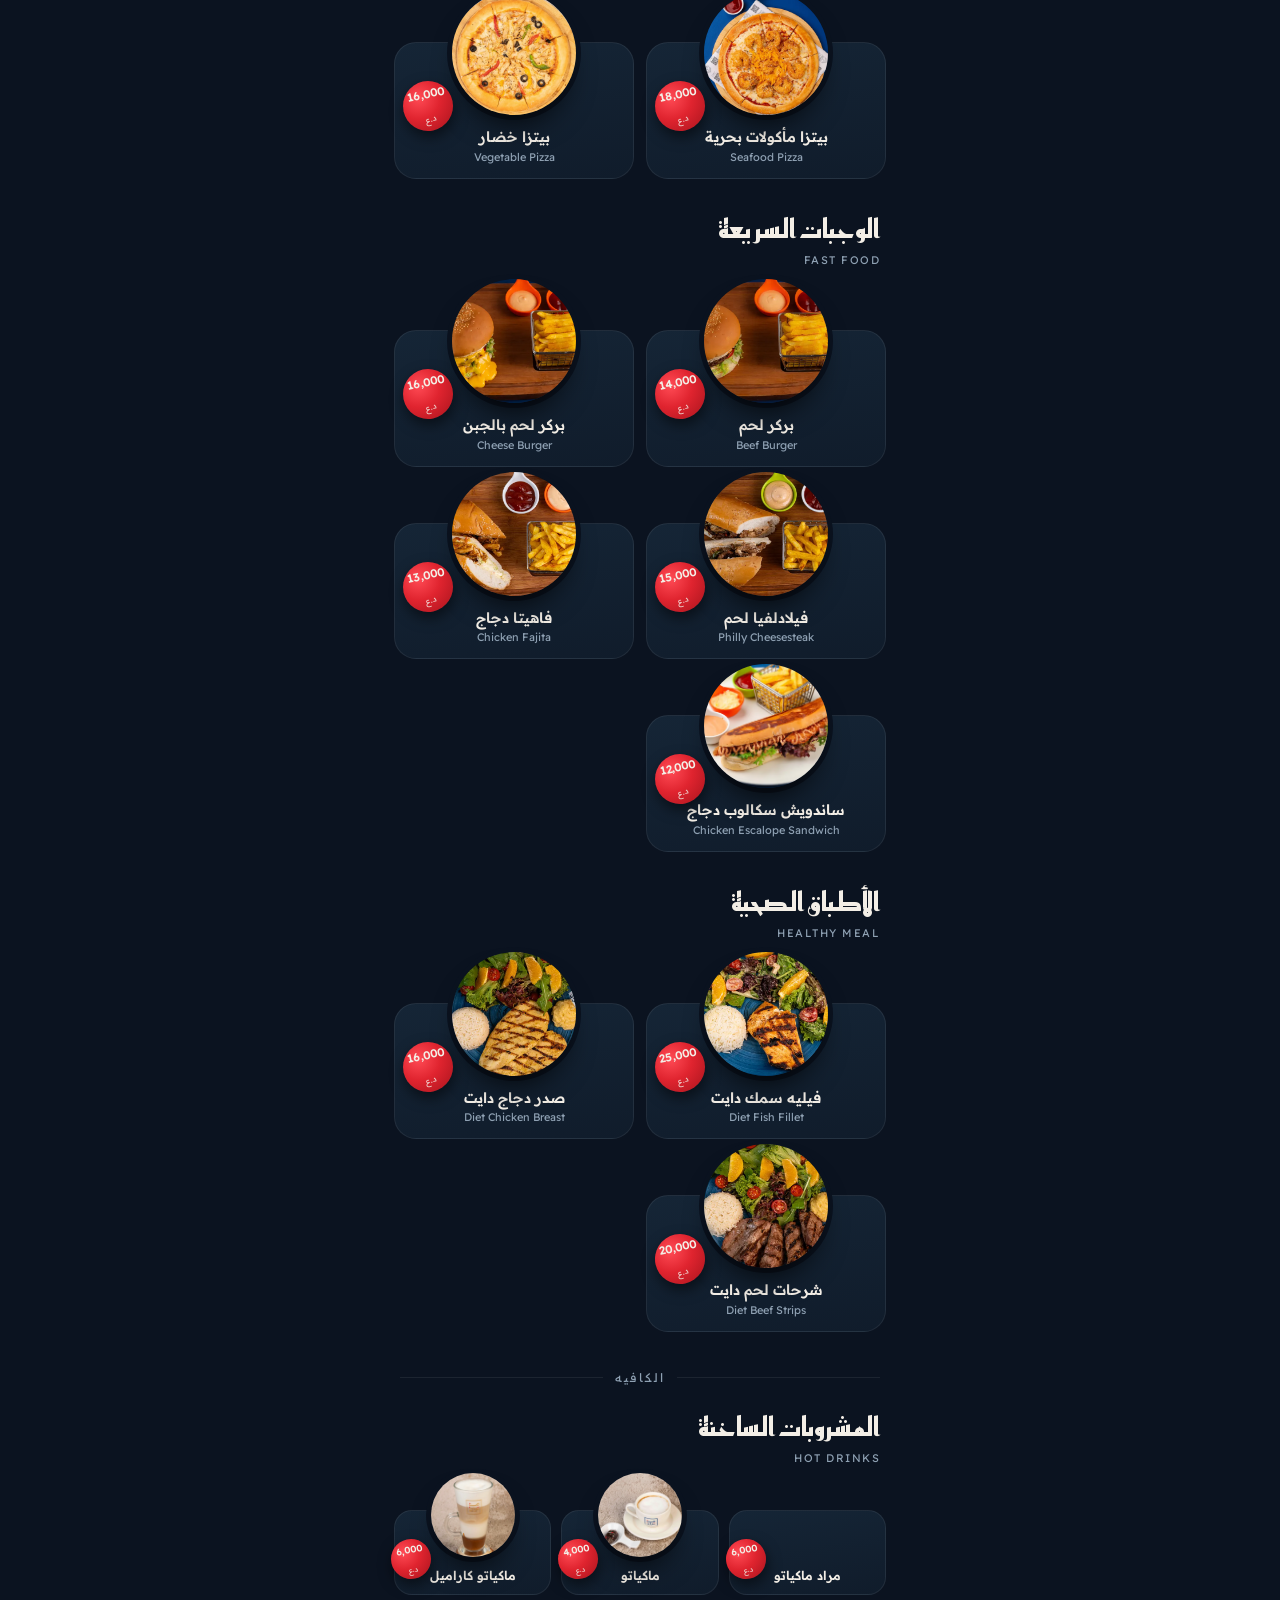
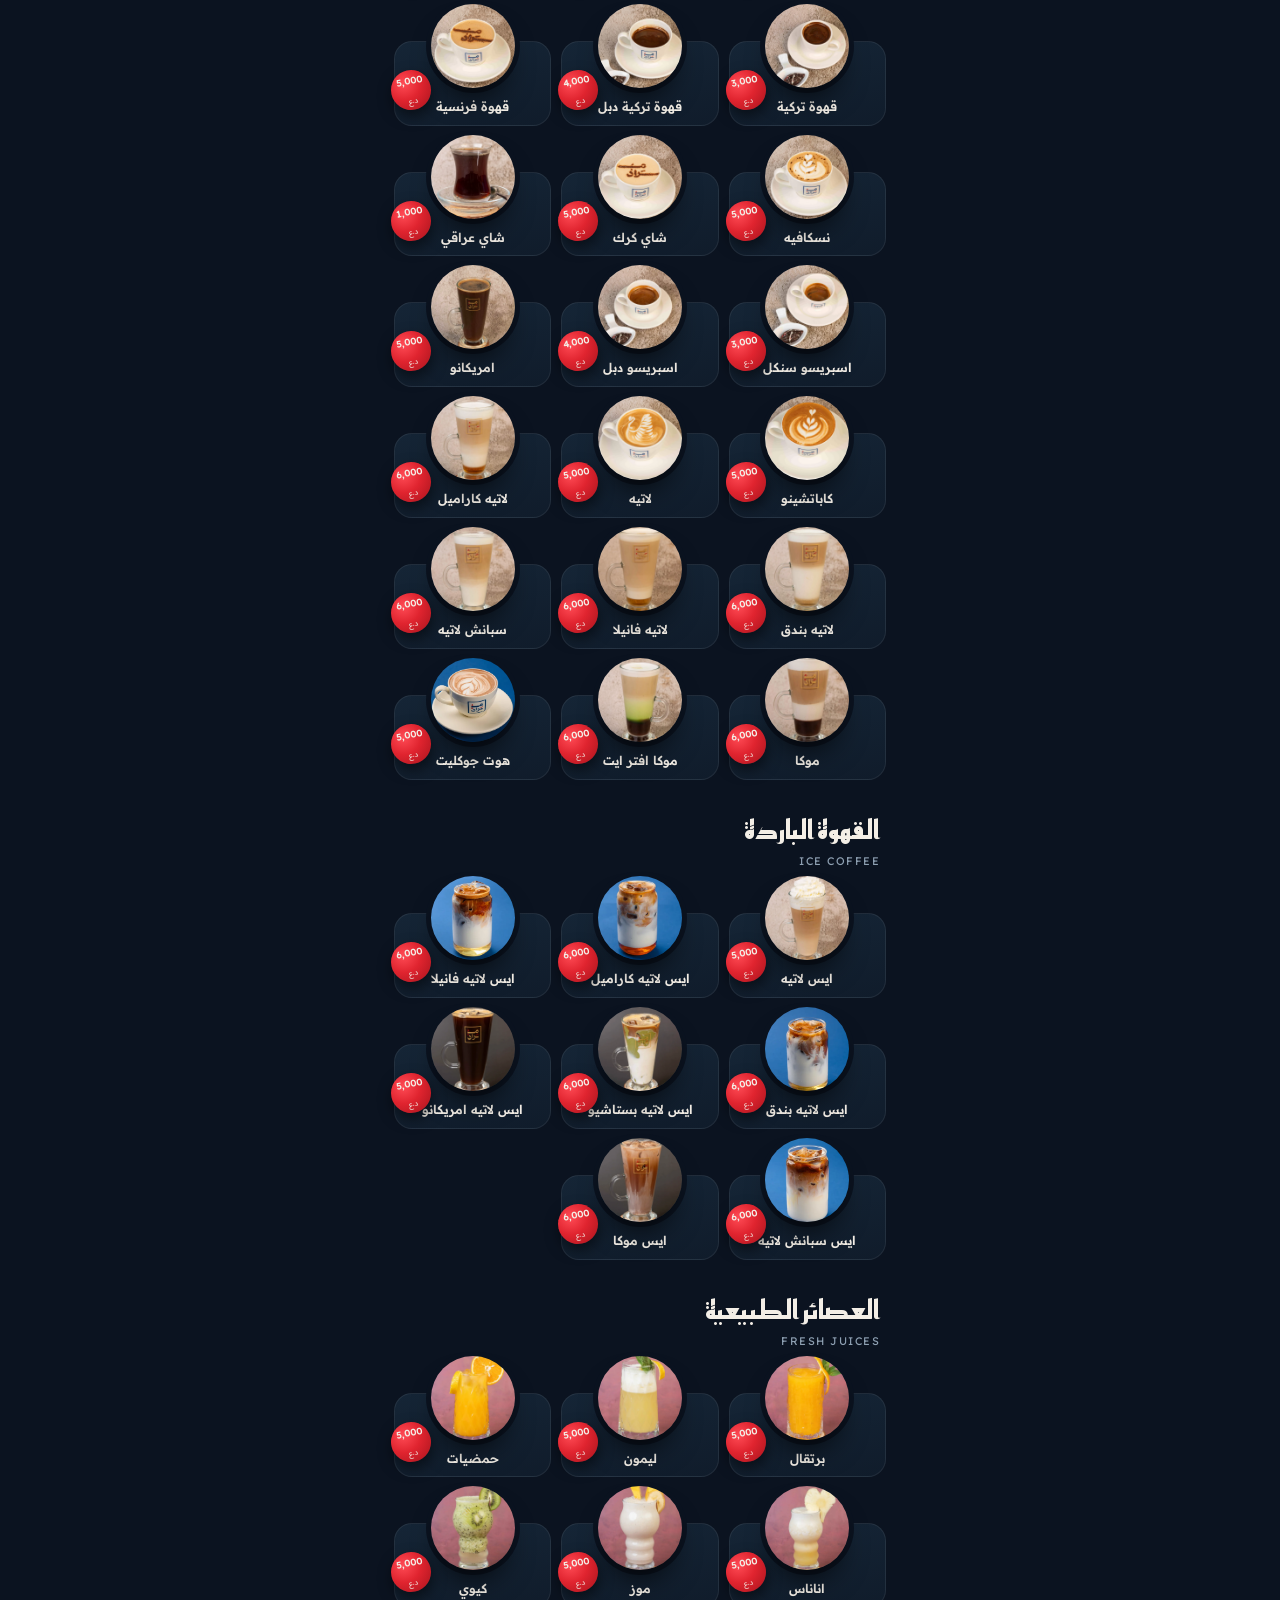
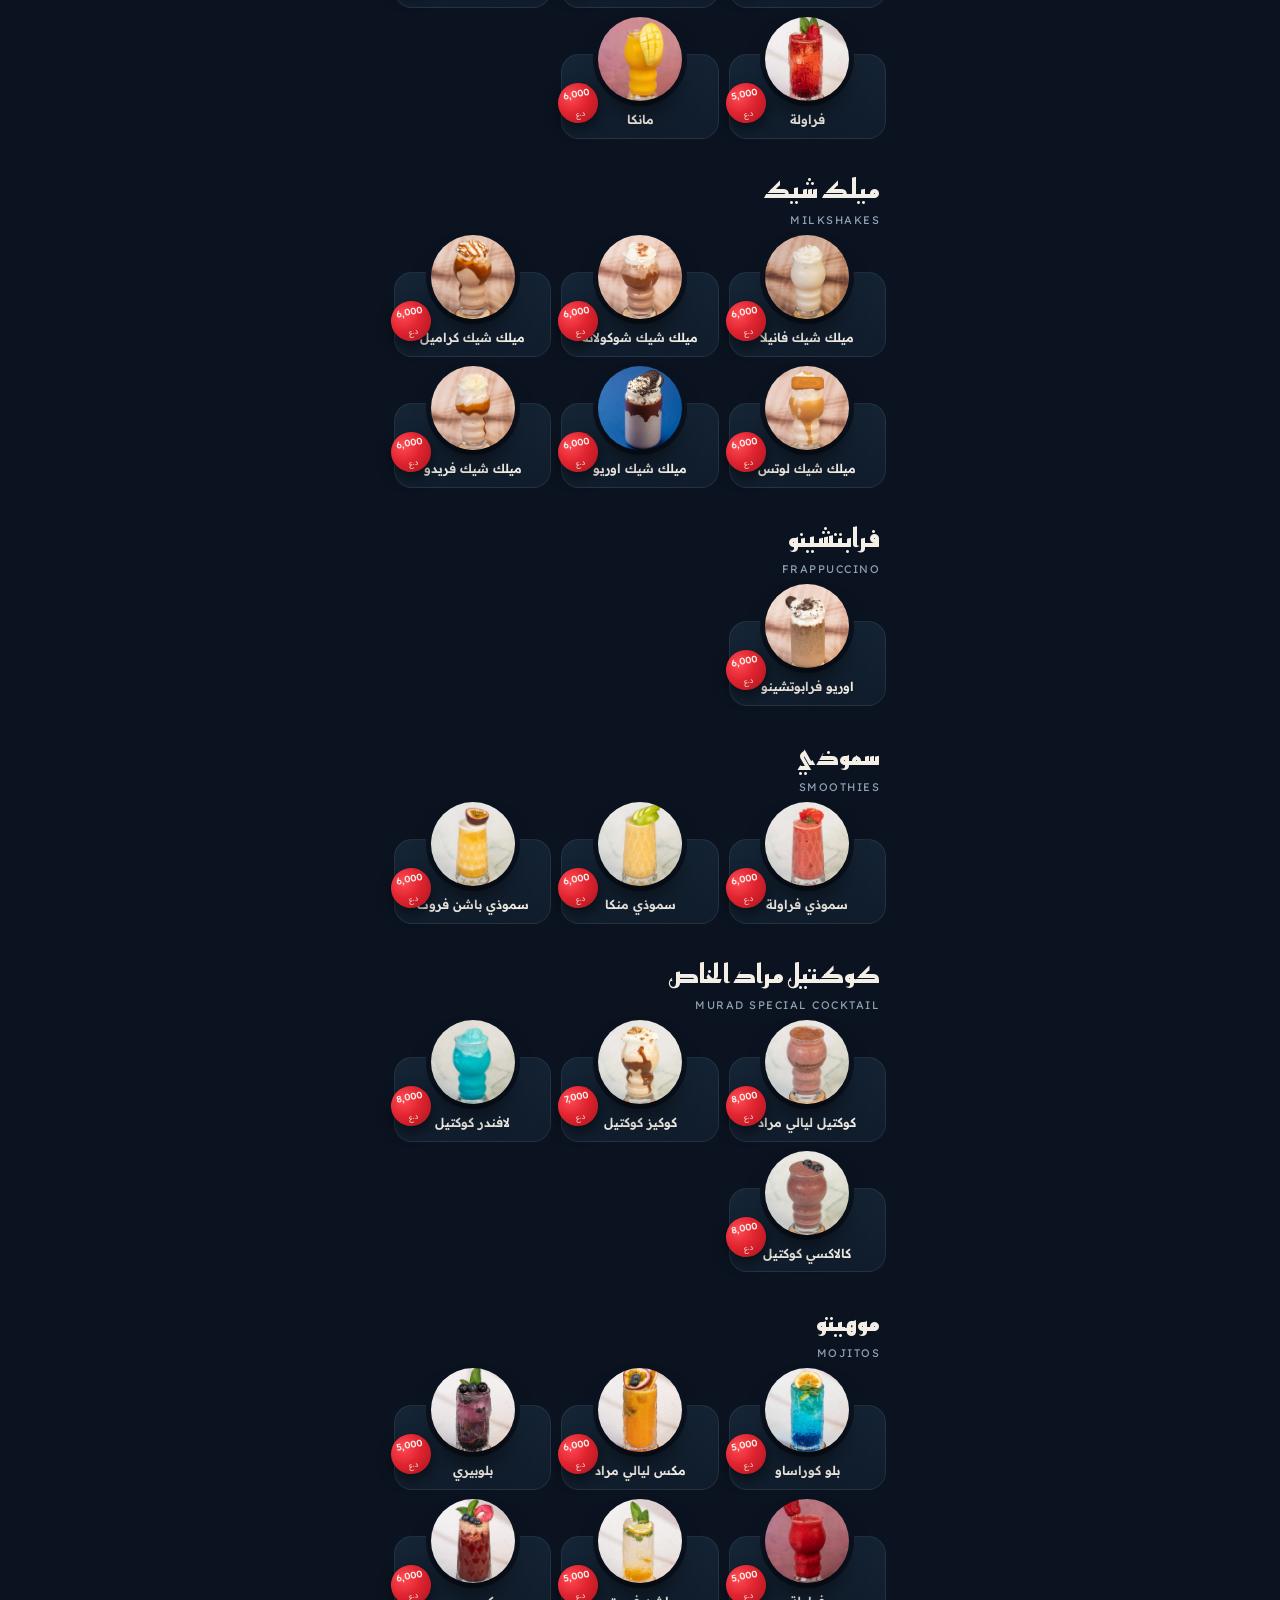
<file: demo/plates.html>
<!doctype html>
<html lang="ar" dir="rtl">
<head>
<meta charset="utf-8">
<base href="../">
<meta name="viewport" content="width=device-width,initial-scale=1,viewport-fit=cover">
<title>مراد · Murad Restaurant &amp; Cafe</title>
<link rel="preconnect" href="https://fonts.googleapis.com"><link rel="preconnect" href="https://fonts.gstatic.com" crossorigin>
<link href="https://fonts.googleapis.com/css2?family=Reem+Kufi:wght@500;700&family=Readex+Pro:wght@300;400;600&display=swap" rel="stylesheet">
<style>
/* Concept: every dish is a plate seen from above, set on a dark tablecloth; prices are red wax seals */
:root{
  --cloth:#0B1320; --cloth2:#101C2B; --card:#152536; --line:#ffffff12;
  --cream:#F3EEE6; --mute:#8FA1B3; --red:#E0242F; --red2:#A8141D;
  --display:'Reem Kufi','Readex Pro',Tahoma,sans-serif; --body:'Readex Pro',Tahoma,sans-serif;
  color-scheme:dark;
}
*{box-sizing:border-box;-webkit-tap-highlight-color:transparent}
html,body{margin:0;background:var(--cloth);color:var(--cream);font-family:var(--body)}
body{overflow-x:hidden}
button{font:inherit;color:inherit;background:none;border:0;padding:0;cursor:pointer}
.wrap{max-width:520px;margin:0 auto;position:relative}
/* hero: concentric rings like a charger plate */
.hero{position:relative;padding:calc(28px + env(safe-area-inset-top)) 20px 26px;text-align:center;overflow:hidden;
  background:repeating-radial-gradient(circle at 50% -40%,transparent 0 38px,#ffffff06 38px 39px),radial-gradient(90% 70% at 50% 0,#1A2E44,var(--cloth))}
.hero img{width:74px;filter:drop-shadow(0 8px 24px #000a)}
/* sticky plate rail */
.rail{position:sticky;top:0;z-index:5;background:linear-gradient(var(--cloth) 78%,transparent);padding:10px 0 14px}
.rail-in{display:flex;gap:14px;overflow-x:auto;padding:0 18px;scrollbar-width:none;scroll-snap-type:x proximity}
.rail-in::-webkit-scrollbar{display:none}
.cat{flex:none;width:66px;text-align:center;scroll-snap-align:center}
.cat .disc{width:60px;height:60px;margin:0 auto;border-radius:50%;padding:3px;position:relative;transition:transform .3s}
.cat .disc::before{content:"";position:absolute;inset:0;border-radius:50%;border:1.5px dashed #ffffff30;transition:border-color .3s}
.cat .disc img{width:100%;height:100%;border-radius:50%;object-fit:cover;display:block}
.cat span{display:block;font-size:10.5px;color:var(--mute);margin-top:6px;line-height:1.3;white-space:nowrap;overflow:hidden;text-overflow:ellipsis}
.cat.on .disc{transform:scale(1.08)}
.cat.on .disc::before{border:2px dashed var(--red);animation:spin 9s linear infinite}
.cat.on span{color:var(--cream);font-weight:600}
@keyframes spin{to{transform:rotate(360deg)}}
/* best sellers: big spinning plates */
.best{padding:8px 0 10px}
.best .sec-h{padding:10px 20px 0}
.carousel{display:flex;gap:6px;overflow-x:auto;scroll-snap-type:x mandatory;padding:14px 20px 6px;scrollbar-width:none}
.carousel::-webkit-scrollbar{display:none}
.big{flex:none;width:58%;scroll-snap-align:center;text-align:center}
.big .plate{width:100%;aspect-ratio:1;border-radius:50%;position:relative;box-shadow:0 30px 50px -20px #000c,0 0 0 8px #ffffff08}
.big .plate img{width:100%;height:100%;border-radius:50%;object-fit:cover;transform:scale(1.35);animation:spin 60s linear infinite}
.big .plate{overflow:hidden}
.big b{display:block;font-size:15px;margin-top:12px}
.big small{color:var(--mute);font-size:12px}
/* sections */
.group{margin:30px 20px 0;display:flex;align-items:center;gap:12px;color:var(--mute);font-size:12px;letter-spacing:2px}
.group::before,.group::after{content:"";flex:1;height:1px;background:var(--line)}
section.sec{padding:0 14px;scroll-margin-top:170px}
.sec-h{padding:22px 6px 0;display:flex;align-items:baseline;justify-content:space-between;gap:10px}
.sec-h h3{font-family:var(--display);font-weight:700;font-size:26px;margin:0}
.sec-h em{font-style:normal;color:var(--mute);font-size:11px;letter-spacing:1.5px;text-transform:uppercase}
.sec-h .n{color:var(--red);font-size:12px;white-space:nowrap}
.grid{display:grid;grid-template-columns:1fr 1fr;gap:56px 12px;padding:62px 0 8px}
.dish{position:relative;background:linear-gradient(170deg,var(--card),var(--cloth2));border:1px solid var(--line);border-radius:22px;padding:84px 12px 14px;text-align:center;display:flex;flex-direction:column;align-items:center;gap:3px;min-width:0}
.dish .pl{position:absolute;top:-52px;left:50%;margin-left:-62px;width:124px;height:124px;border-radius:50%;overflow:hidden;box-shadow:0 18px 30px -12px #000d,0 0 0 5px var(--cloth)}
.dish .pl img{width:100%;height:100%;object-fit:cover;transform:scale(1.3);transition:transform .8s cubic-bezier(.2,.8,.2,1)}
.dish:active .pl img,.dish:hover .pl img{transform:scale(1.3) rotate(-40deg)}
.dish b{font-size:14.5px;font-weight:600;line-height:1.35}
.dish small{font-size:11px;color:var(--mute)}
.seal{position:absolute;top:38px;inset-inline-end:8px;width:50px;height:50px;border-radius:50%;background:radial-gradient(circle at 35% 30%,#ff4b55,var(--red) 45%,var(--red2));display:grid;place-items:center;text-align:center;line-height:1.05;font-size:11.5px;font-weight:600;box-shadow:0 6px 14px #0008;transform:rotate(-12deg)}
.seal i{display:block;font-style:normal;font-size:8.5px;font-weight:400;opacity:.85}
.seal.ask{font-size:9px}
.sig{order:9;margin-top:6px;font-size:9.5px;color:#fff;background:var(--red2);border-radius:20px;padding:1px 9px}
.dish.nophoto{padding-top:22px}.dish.nophoto .seal{top:-14px}
/* compact (drinks, shisha): small saucers */
.grid.small{grid-template-columns:repeat(3,1fr);gap:46px 10px;padding-top:44px}
.grid.small .dish{padding:56px 6px 10px;border-radius:18px}
.grid.small .pl{width:84px;height:84px;margin-left:-42px;top:-38px}
.grid.small .seal{width:40px;height:40px;font-size:9.5px;top:28px;inset-inline-end:-4px}
.grid.small .seal i{font-size:7.5px}
.grid.small b{font-size:12.5px}
.grid.small small{display:none}
.foot{text-align:center;color:var(--mute);font-size:12px;padding:36px 20px calc(40px + env(safe-area-inset-bottom))}
/* detail: the plate is served */
.veil{position:fixed;inset:0;background:#05090fcc;backdrop-filter:blur(6px);-webkit-backdrop-filter:blur(6px);opacity:0;pointer-events:none;transition:opacity .35s;z-index:20}
.serve{position:fixed;inset:auto 0 0;max-width:560px;margin:0 auto;z-index:21;max-height:94svh;overflow-y:auto;scrollbar-width:none;padding:0 10px calc(10px + env(safe-area-inset-bottom));pointer-events:none}
.serve::-webkit-scrollbar{display:none}
/* the plate arrives spinning as a circle, then opens up into the whole, uncropped photo */
.photo{position:relative;border-radius:22px;overflow:hidden;background:#0B1320;box-shadow:0 30px 50px -20px #000;
  clip-path:circle(30% at 50% 50%);transform:translateY(55vh) rotate(-140deg) scale(.7);
  transition:transform .4s .1s cubic-bezier(.5,0,.75,0),clip-path .25s}
.photo img{display:block;width:100%;height:auto}
.open .photo{transform:none;clip-path:circle(75% at 50% 50%);transition:transform .65s cubic-bezier(.2,.9,.25,1.05),clip-path .55s .5s cubic-bezier(.6,0,.2,1)}
.serve .card{position:relative;margin-top:10px;background:var(--card);border:1px solid var(--line);border-radius:24px;padding:20px;text-align:center;transform:translateY(120%);transition:transform .45s cubic-bezier(.2,.8,.2,1)}
.serve .card.solo{padding-top:52px}
.serve h4{font-family:var(--display);font-size:26px;margin:0}
.serve .en{color:var(--mute);font-size:13px;margin-top:2px}
.serve .ds{color:#C9D3DC;font-size:14px;line-height:1.7;margin:12px 0 0}
.serve .row{display:flex;align-items:center;justify-content:center;margin-top:18px;gap:10px}
.serve .pr{font-size:22px;font-weight:600}.serve .pr i{font-style:normal;font-size:13px;color:var(--mute);margin-inline-start:4px}
.x{position:absolute;z-index:2;top:12px;inset-inline-start:12px;width:36px;height:36px;border-radius:50%;background:#0B1320b3;backdrop-filter:blur(6px);-webkit-backdrop-filter:blur(6px);display:grid;place-items:center;font-size:20px;line-height:1;color:#fff}
.open .veil{opacity:1;pointer-events:auto}
.open .serve{pointer-events:auto}
.open .serve .card{transform:none}
/* search */
[hidden]{display:none!important}
.search{margin:0 18px 12px;display:flex;align-items:center;gap:10px;background:var(--card);border:1px solid var(--line);border-radius:26px;padding:0 8px 0 14px;height:48px;transition:border-color .2s}
.search:focus-within{border-color:var(--red)}
.search svg{width:18px;height:18px;stroke:var(--mute);fill:none;stroke-width:2;stroke-linecap:round;flex:none}
.search input{flex:1;min-width:0;height:100%;background:none;border:0;outline:none;color:var(--cream);font:inherit;font-size:15px}
.search input::placeholder{color:var(--mute)}
.search input::-webkit-search-cancel-button{display:none}
.search button{width:32px;height:32px;border-radius:50%;background:#ffffff14;font-size:17px;line-height:1;display:grid;place-items:center;flex:none}
.empty{text-align:center;color:var(--mute);padding:50px 30px;font-size:15px;line-height:1.8}
.empty b{display:block;color:var(--cream);font-family:var(--display);font-size:22px;margin-bottom:4px}
button:focus-visible{outline:2px solid var(--red);outline-offset:3px}
@media (prefers-reduced-motion:reduce){*{animation:none!important;transition:none!important}}
</style>
</head>
<body>
<div class="wrap">
  <header class="hero">
    <img src="img/logo.png" alt="مراد">
  </header>
  <nav class="rail">
    <div class="search"><svg viewBox="0 0 24 24" aria-hidden="true"><circle cx="11" cy="11" r="7"/><path d="M20 20l-3.5-3.5"/></svg><input id="q" type="search" placeholder="دوّر على طبق…" autocomplete="off" aria-label="ابحث بالمنيو"><button id="qx" hidden aria-label="امسح البحث">×</button></div>
    <div class="rail-in" id="rail"></div>
  </nav>
  <div id="list"></div>
  <div class="empty" id="empty" hidden>ما لقينا شي بهالاسم</div>
  <div class="foot">الأسعار بالدينار العراقي<br><span dir="ltr">@murad.restaurant</span></div>
</div>
<div class="veil" id="veil"></div>
<div class="serve" id="serve"></div>
<script src="demo/common.js"></script>
<script>
const $ = s => document.querySelector(s), E = MU.esc;
let M;
const GN = {kitchen: 'المطبخ', cafe: 'الكافيه', sweet: 'الحلو والأركيلة', feast: 'ولائم مراد'};
const num = n => Number(n).toLocaleString('en-US'), price = p => p ? num(p) : 'حسب الطلب';
const seal = p => p ? `<span class="seal">${num(p)}<i>د.ع</i></span>` : `<span class="seal ask">حسب<br>الطلب</span>`;
const norm = s => String(s || '').toLowerCase().replace(/[ً-ْـ]/g, '').replace(/[أإآ]/g, 'ا').replace(/[ىی]/g, 'ي').replace(/ة/g, 'ه').replace(/\s+/g, ' ');
function dish(it, small) {
  return `<button class="dish${it.i ? '' : ' nophoto'}" data-k="${it.key}" data-q="${E(norm(it.ar + ' ' + it.en + ' ' + it.sec.ar + ' ' + it.sec.en))}">${it.i ? `<span class="pl"><img src="${it.i}" alt="" loading="lazy"></span>` : ''}${seal(it.p)}${it.s && !small ? '<span class="sig">توقيع مراد</span>' : ''}<b>${E(it.ar)}</b><small>${E(it.en)}</small></button>`;
}
function render() {
  $('#rail').innerHTML = `<button class="cat" data-t="best"><span class="disc"><img src="${M.best[0].i}" alt=""></span><span>الأكثر مبيعاً</span></button>` +
    M.sections.map((s, si) => `<button class="cat" data-t="s${si}"><span class="disc"><img src="${s.c}" alt="" loading="lazy"></span><span>${E(s.ar)}</span></button>`).join('');
  let h = `<div class="best" id="best"><div class="sec-h"><div><h3>الأكثر مبيعاً</h3><em>Best Sellers</em></div></div><div class="carousel">` +
    M.best.map(it => `<button class="big" data-k="${it.key}"><span class="plate" style="display:block"><img src="${it.i}" alt=""></span><b>${E(it.ar)}</b><small>${price(it.p)}${it.p ? ' د.ع' : ''}</small></button>`).join('') + '</div></div>';
  let g = '';
  M.sections.forEach((s, si) => {
    if (s.g !== g) { g = s.g; h += `<div class="group">${GN[g]}</div>`; }
    h += `<section class="sec" id="s${si}"><div class="sec-h"><div><h3>${E(s.ar)}</h3><em>${E(s.en)}</em></div></div>
      <div class="grid${s.compact ? ' small' : ''}">${s.items.map(it => dish(it, s.compact)).join('')}</div></section>`;
  });
  $('#list').innerHTML = h;
  document.querySelectorAll('[data-k]').forEach(b => b.onclick = () => serve(b.dataset.k));
  document.querySelectorAll('.cat').forEach(c => c.onclick = () => { const el = document.getElementById(c.dataset.t); scrollTo({top: el.offsetTop - 165, behavior: 'smooth'}); });
  const io = new IntersectionObserver(es => es.forEach(e => { if (!e.isIntersecting) return;
    document.querySelectorAll('.cat').forEach(c => c.classList.toggle('on', c.dataset.t === e.target.id));
    const on = $('.cat.on'); on && on.scrollIntoView({inline: 'center', block: 'nearest', behavior: 'smooth'});
  }), {rootMargin: '-180px 0px -65% 0px'});
  document.querySelectorAll('#best,section.sec').forEach(s => io.observe(s));
}
function serve(k) {
  const it = M.all.find(x => x.key === k);
  const x = '<button class="x" id="x" aria-label="سكّر">×</button>';
  $('#serve').innerHTML = `${it.i ? `<div class="photo">${x}<img src="${it.i}" alt="${E(it.ar)}"></div>` : ''}<div class="card${it.i ? '' : ' solo'}">${it.i ? '' : x}
    <h4>${E(it.ar)}</h4><div class="en">${E(it.en)}، ${E(it.sec.ar)}</div>${it.d ? `<p class="ds">${E(it.d)}</p>` : ''}
    <div class="row"><span class="pr">${price(it.p)}${it.p ? '<i>د.ع</i>' : ''}</span></div></div>`;
  $('#serve').scrollTop = 0;
  requestAnimationFrame(() => requestAnimationFrame(() => document.body.classList.add('open')));
  $('#x').onclick = close;
}
function search() {
  if (!M) return;
  const q = norm($('#q').value.trim()); let n = 0;
  $('#qx').hidden = !q; $('#best').hidden = !!q; $('.cat[data-t="best"]').hidden = !!q;
  document.querySelectorAll('section.sec').forEach(sec => {
    let c = 0; sec.querySelectorAll('.dish').forEach(d => { const ok = !q || d.dataset.q.includes(q); d.hidden = !ok; if (ok) c++; });
    sec.hidden = !c; n += c; const cat = $(`.cat[data-t="${sec.id}"]`); if (cat) cat.hidden = !c;
  });
  document.querySelectorAll('.group').forEach(g => { let el = g.nextElementSibling, any = false;
    while (el && !el.classList.contains('group')) { if (el.matches('section.sec') && !el.hidden) any = true; el = el.nextElementSibling; } g.hidden = !any; });
  $('#empty').hidden = !q || n > 0;
}
$('#q').addEventListener('input', () => { search(); const top = $('.hero').offsetHeight; if (scrollY > top) scrollTo({top}); });
$('#qx').onclick = () => { $('#q').value = ''; search(); $('#q').focus(); };
function close() { document.body.classList.remove('open'); }
$('#veil').onclick = close;
addEventListener('keydown', e => e.key === 'Escape' && close());
MU.load().then(m => { M = m; render(); });
</script>
</body>
</html>
</file>
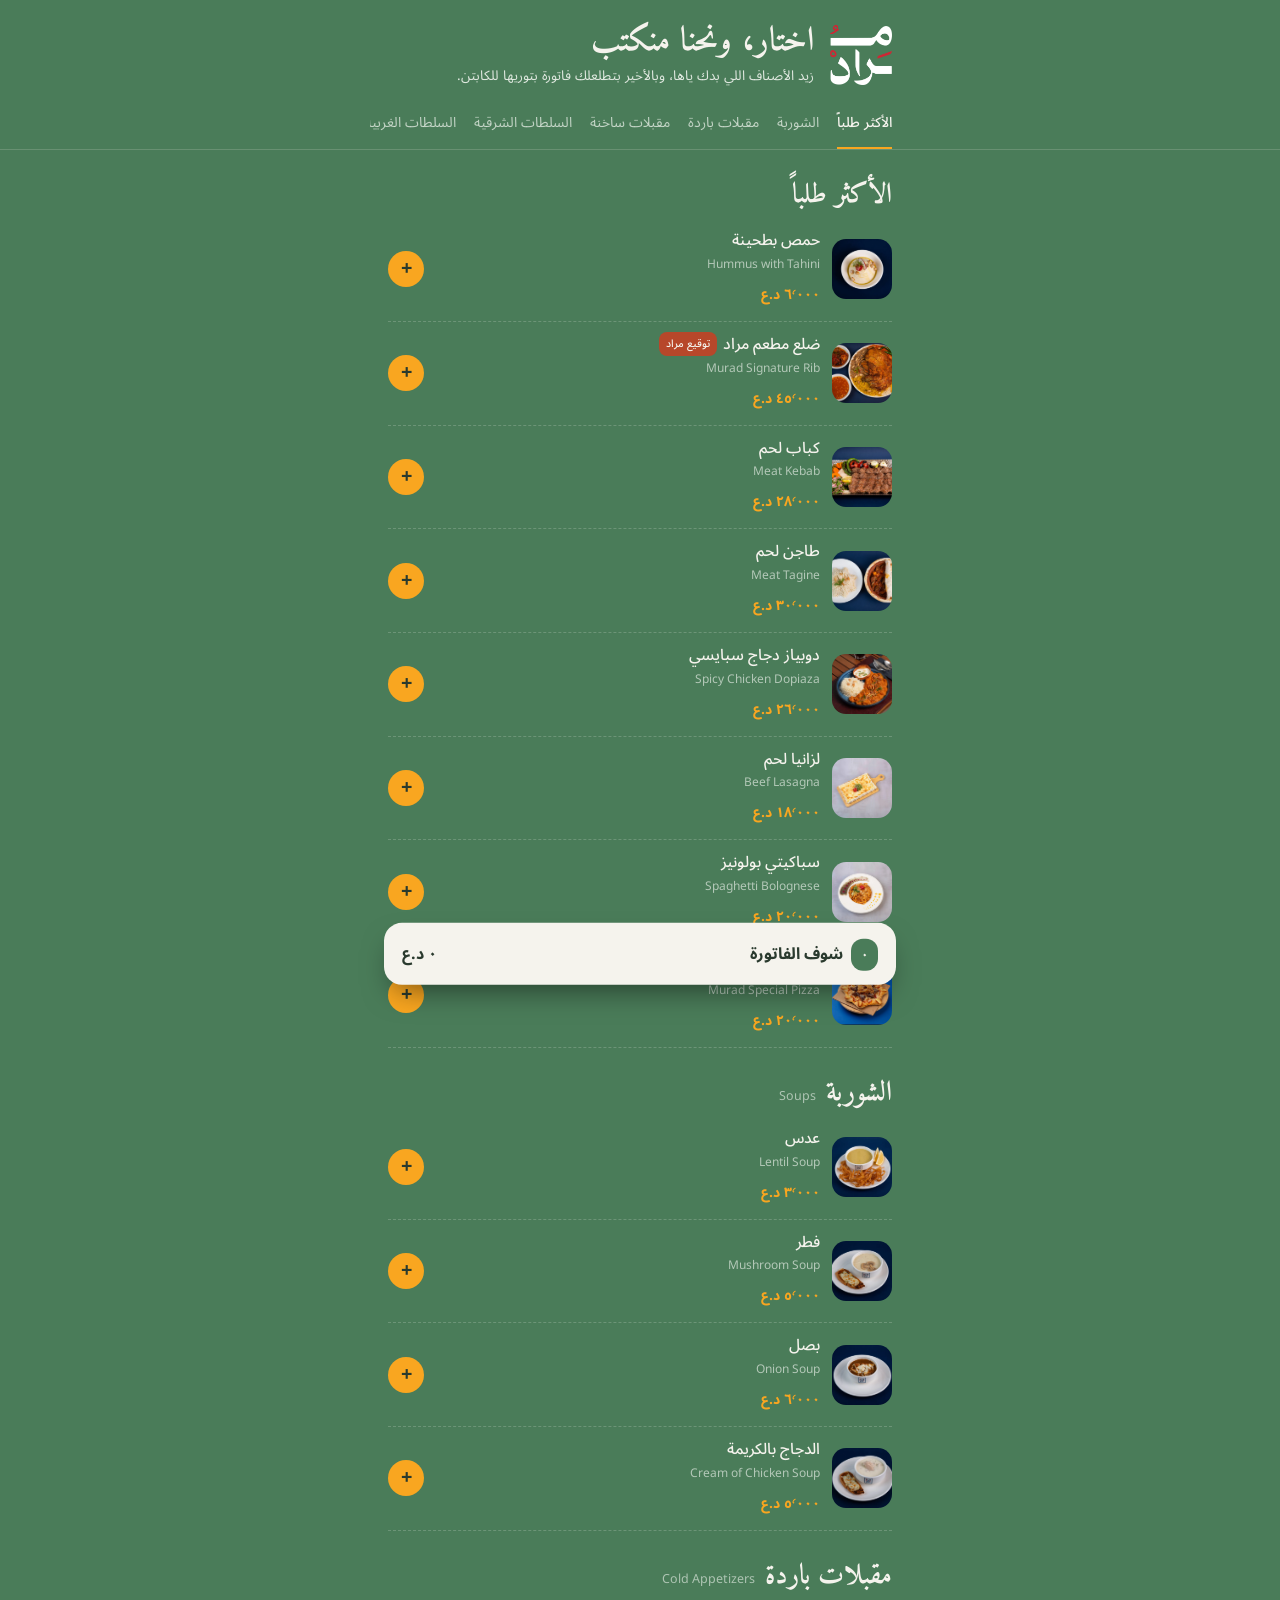
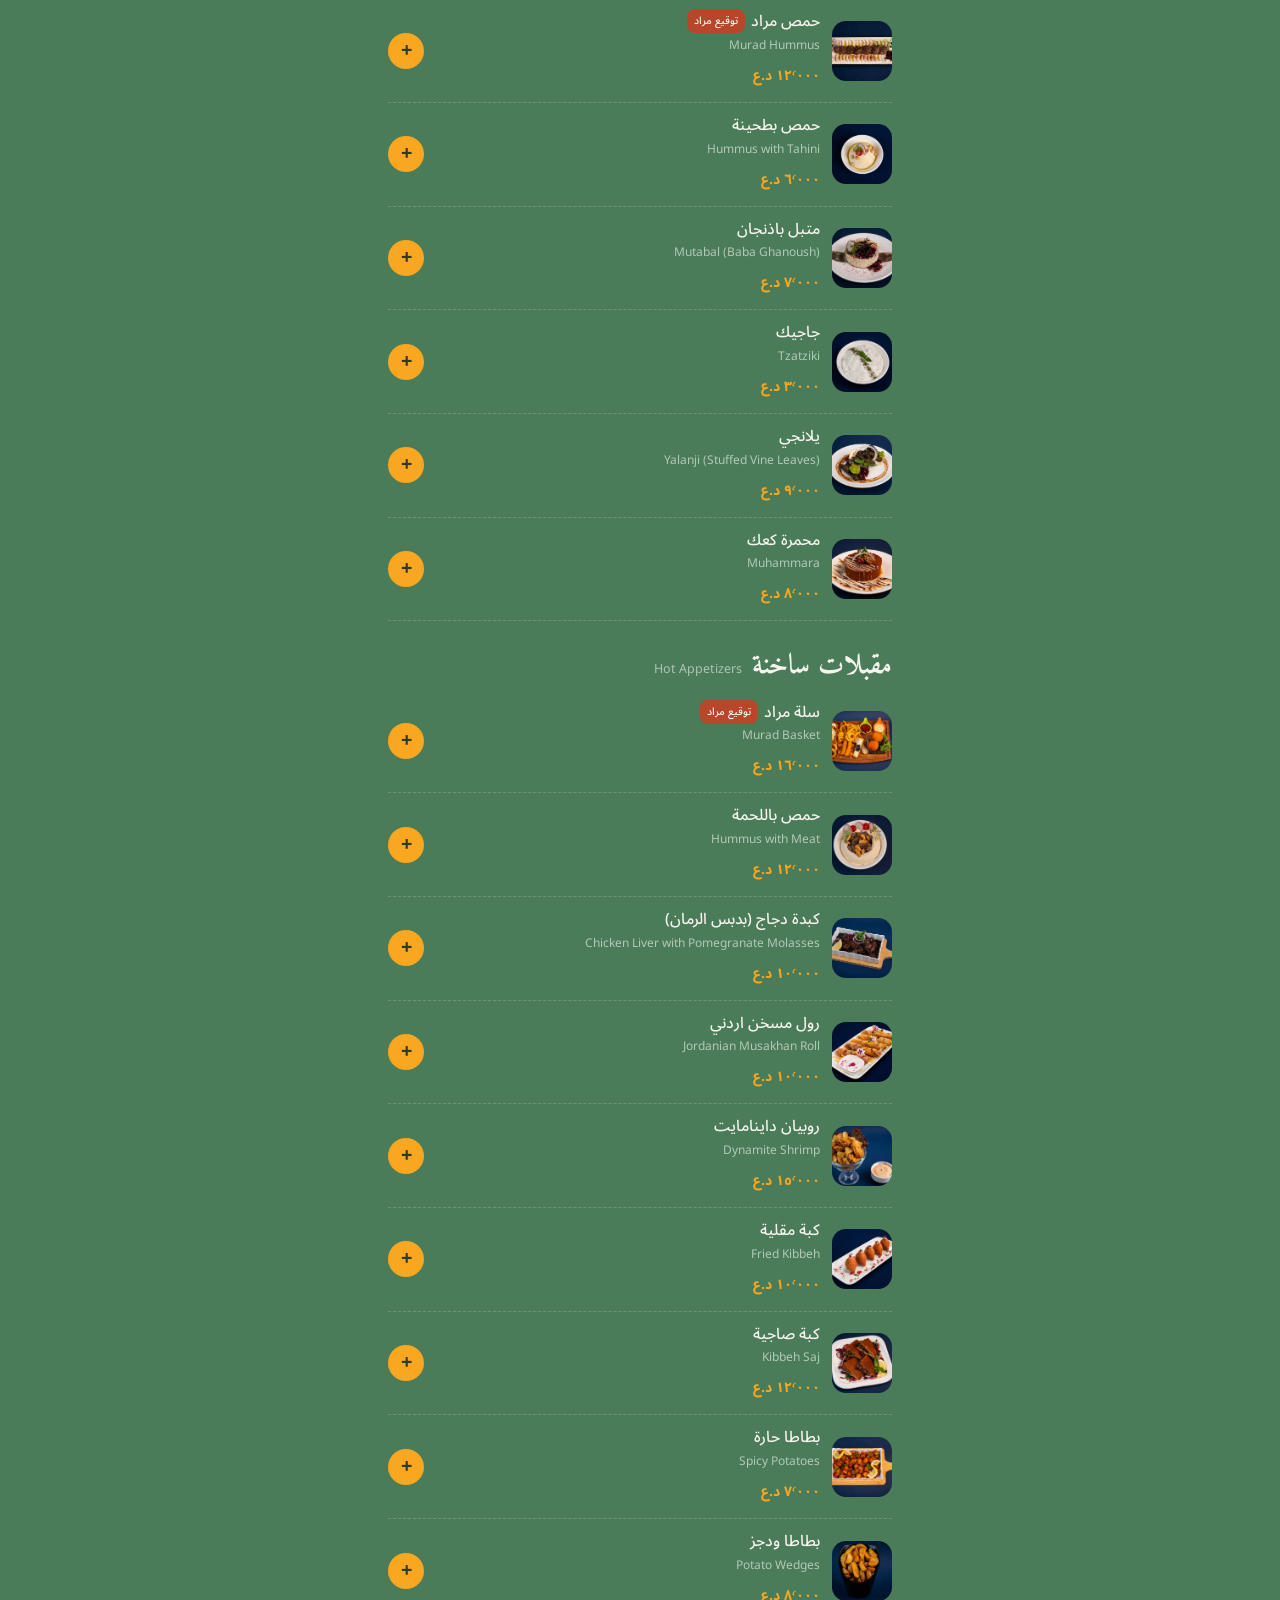
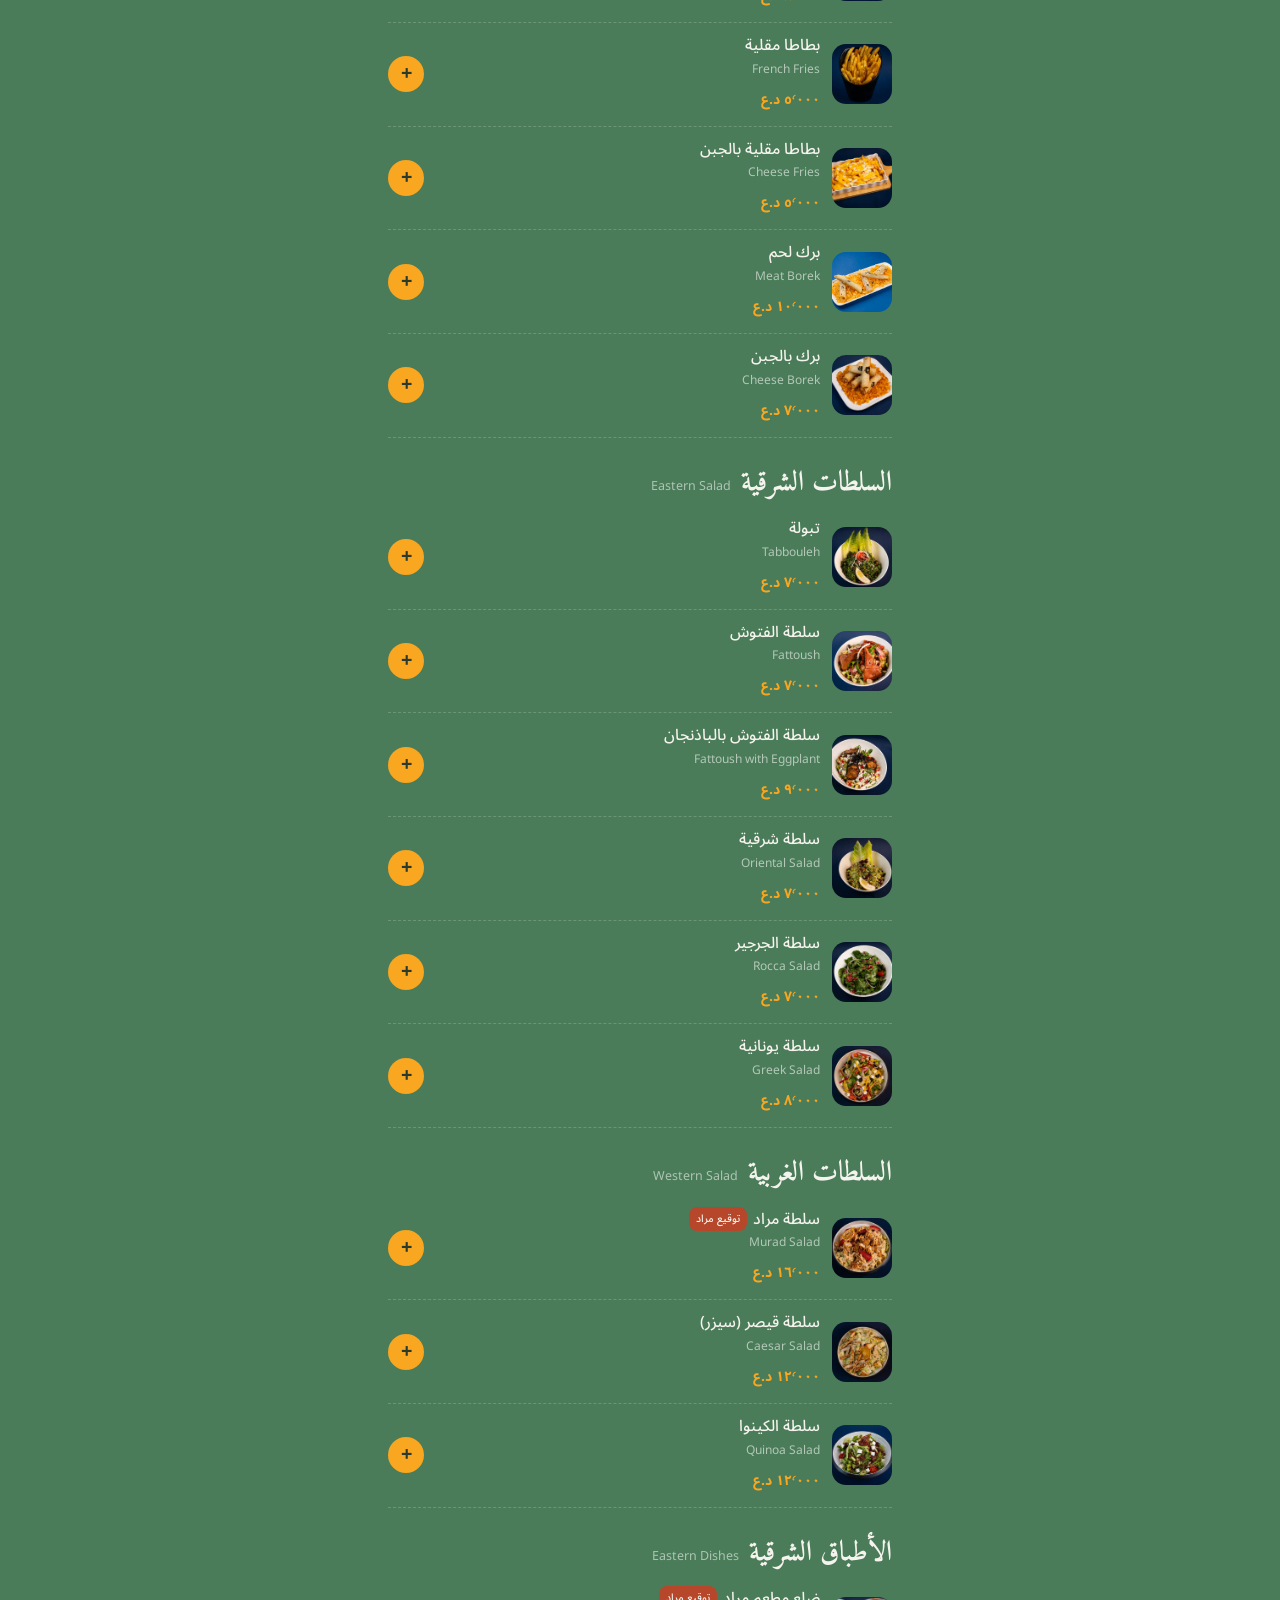
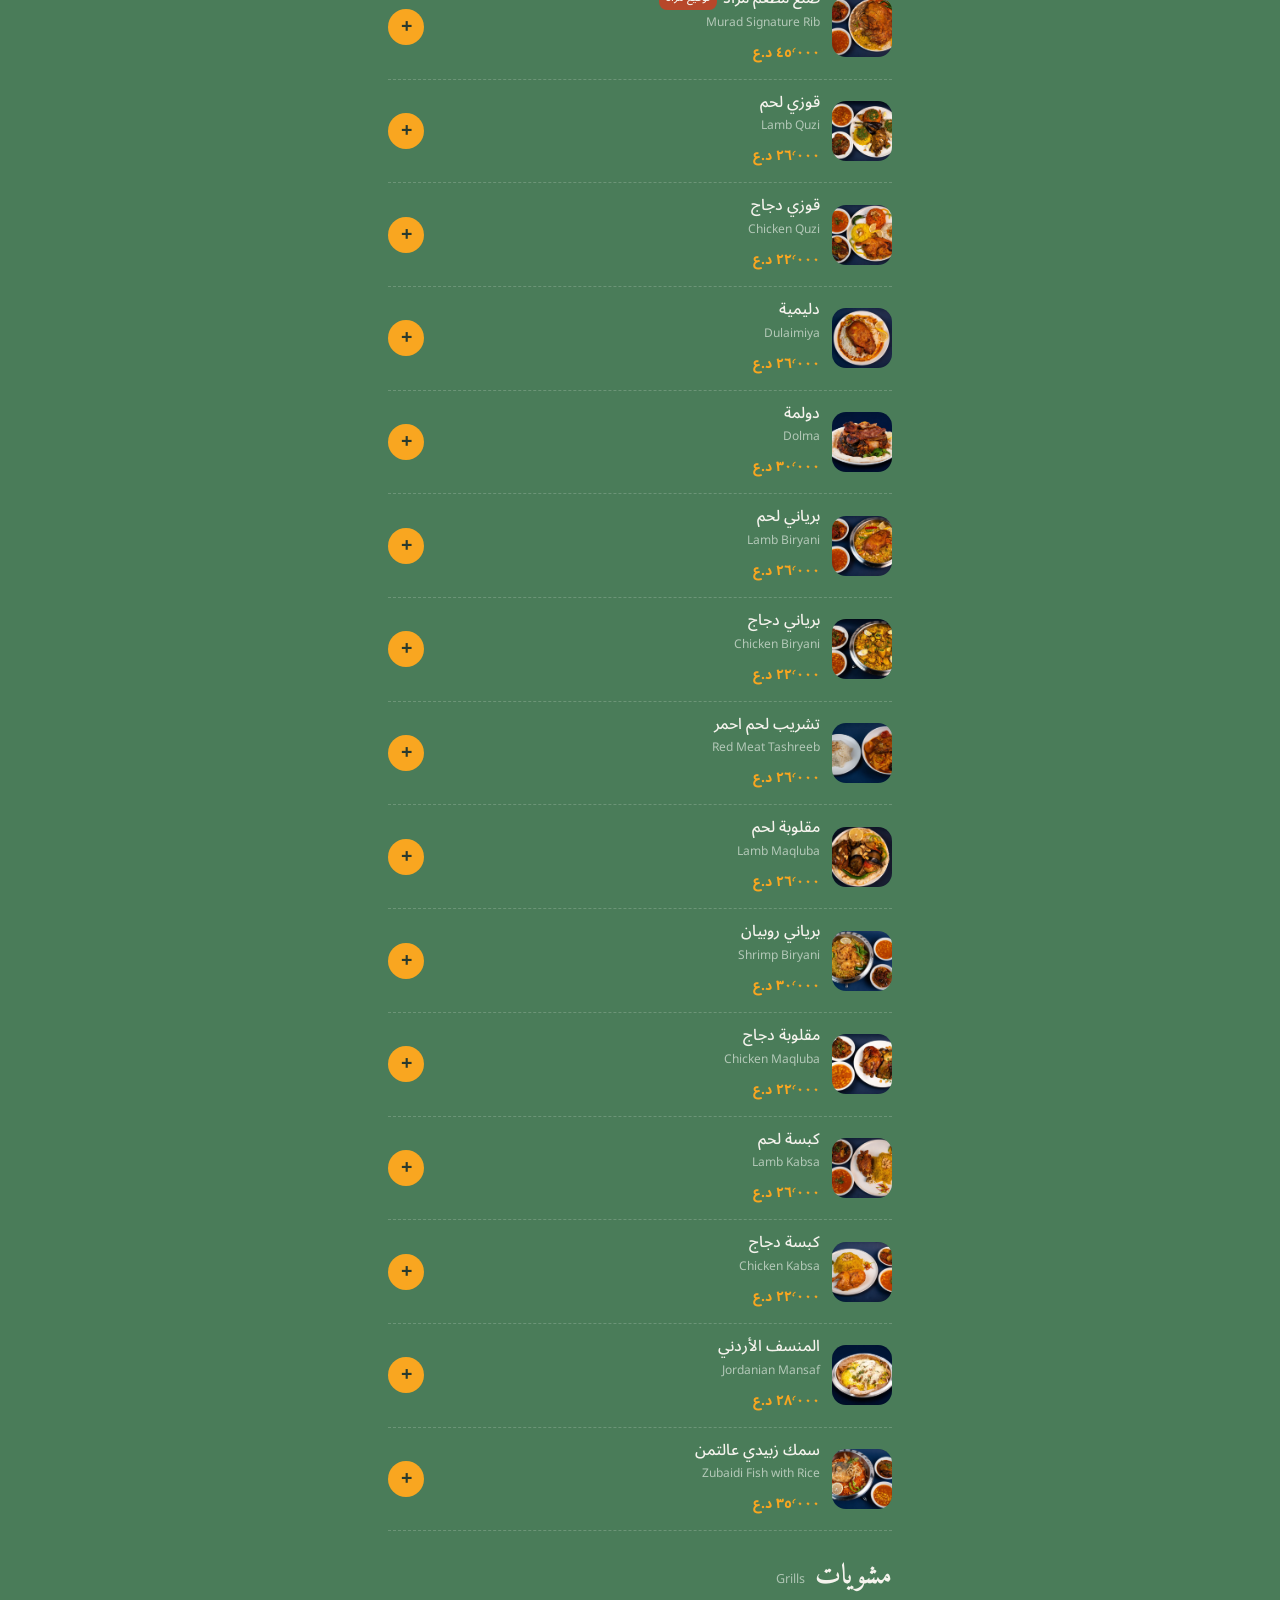
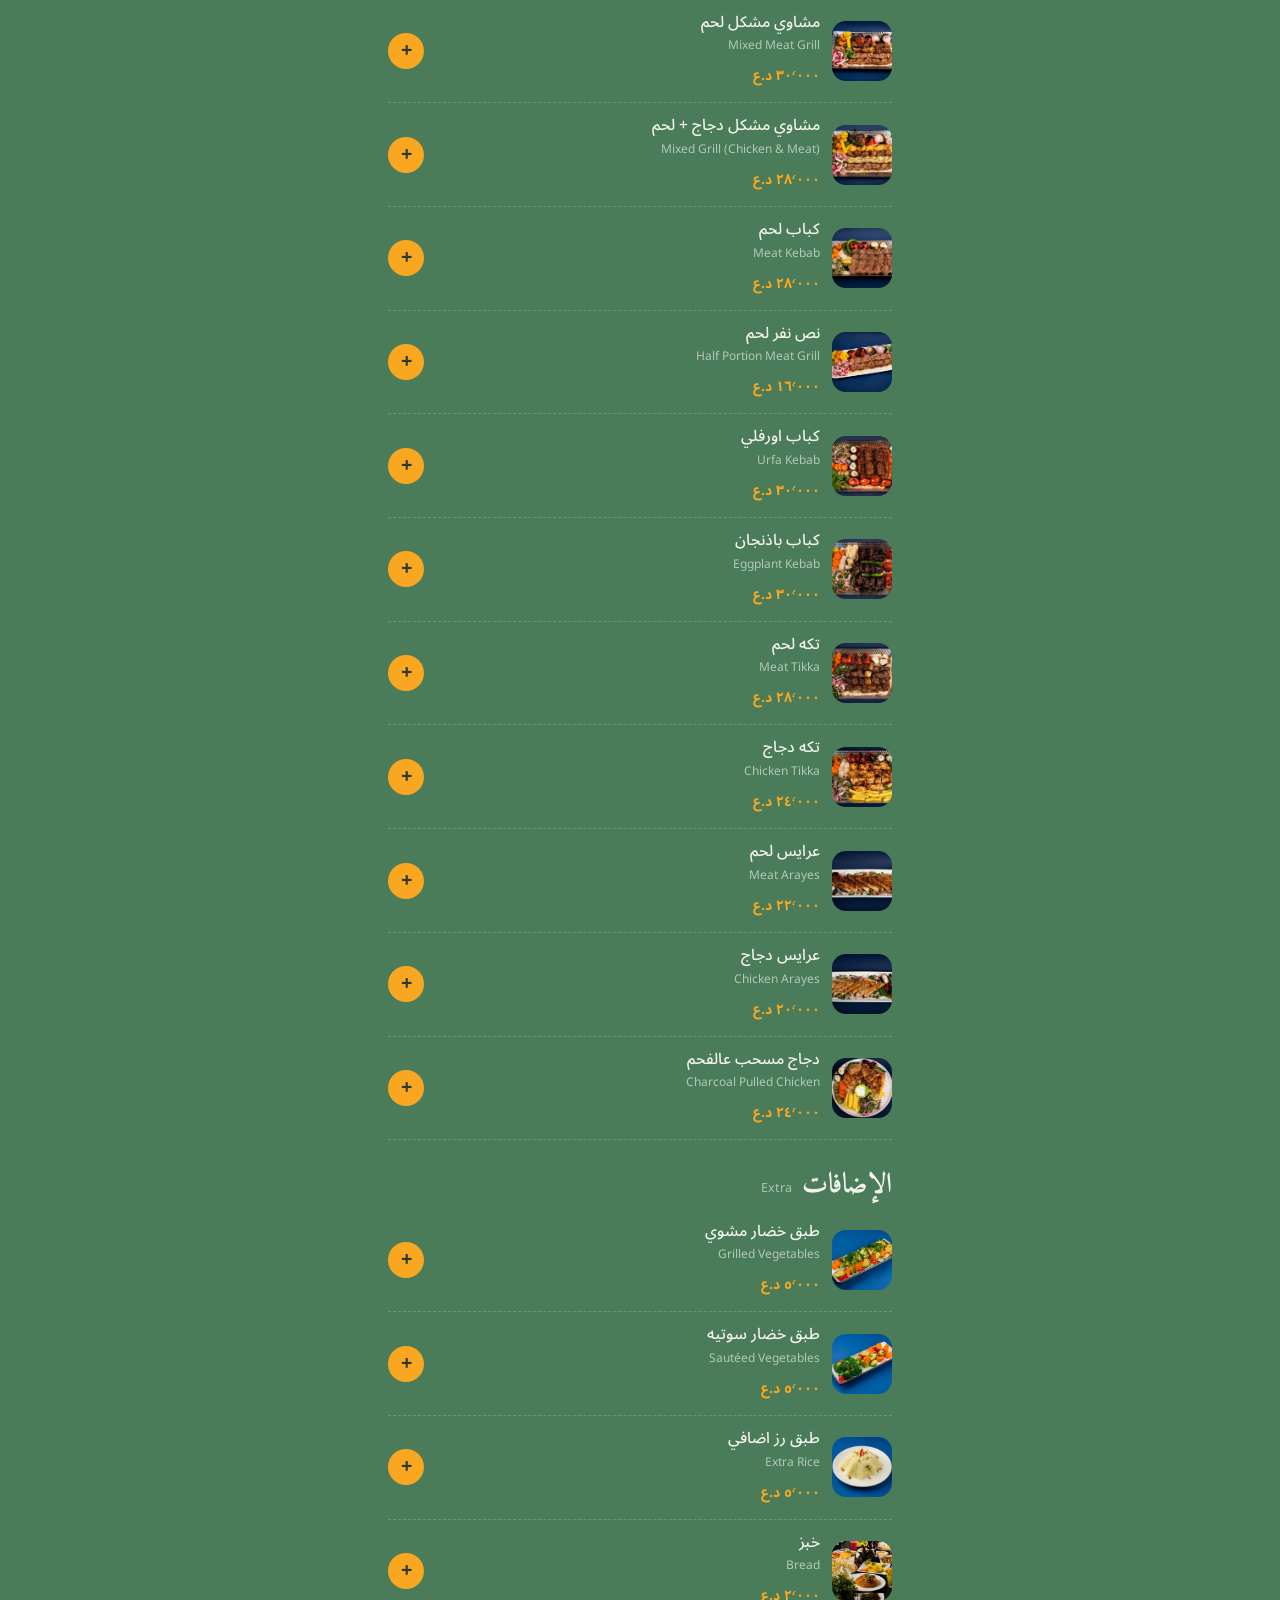
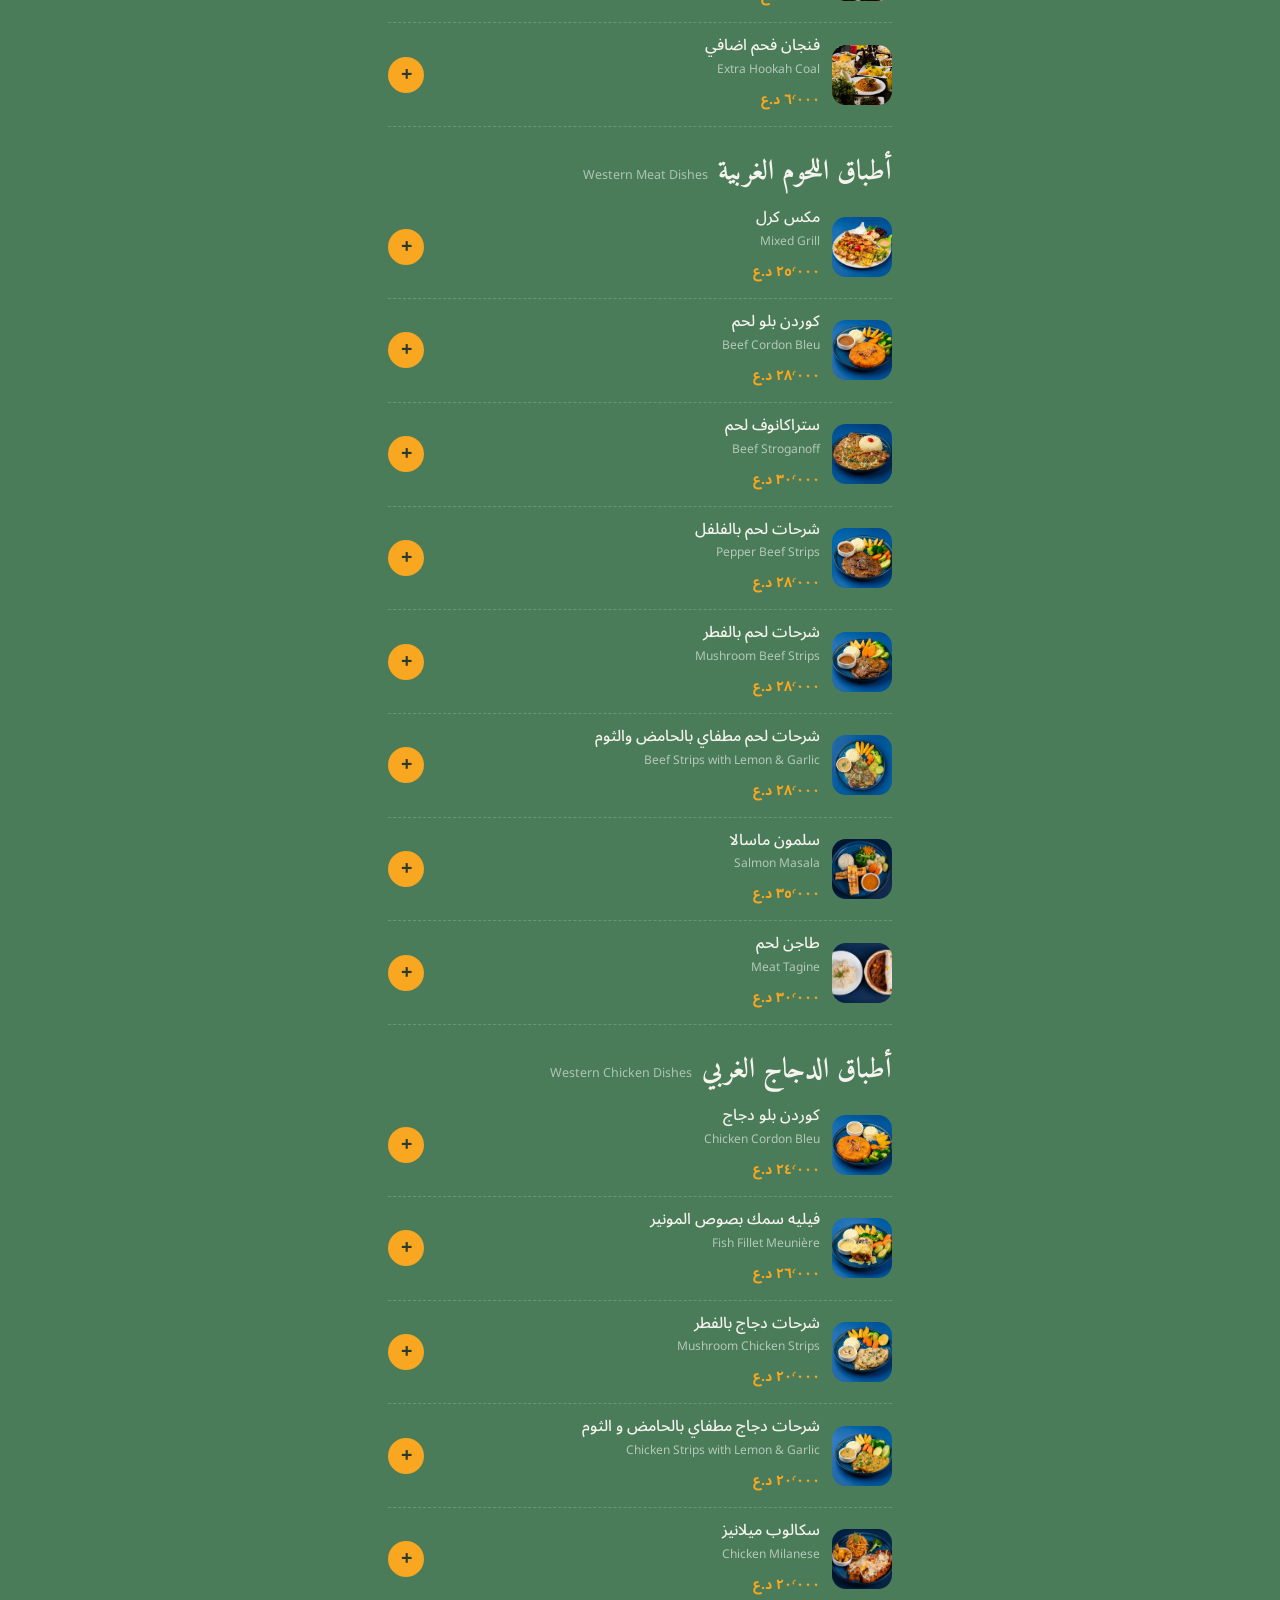
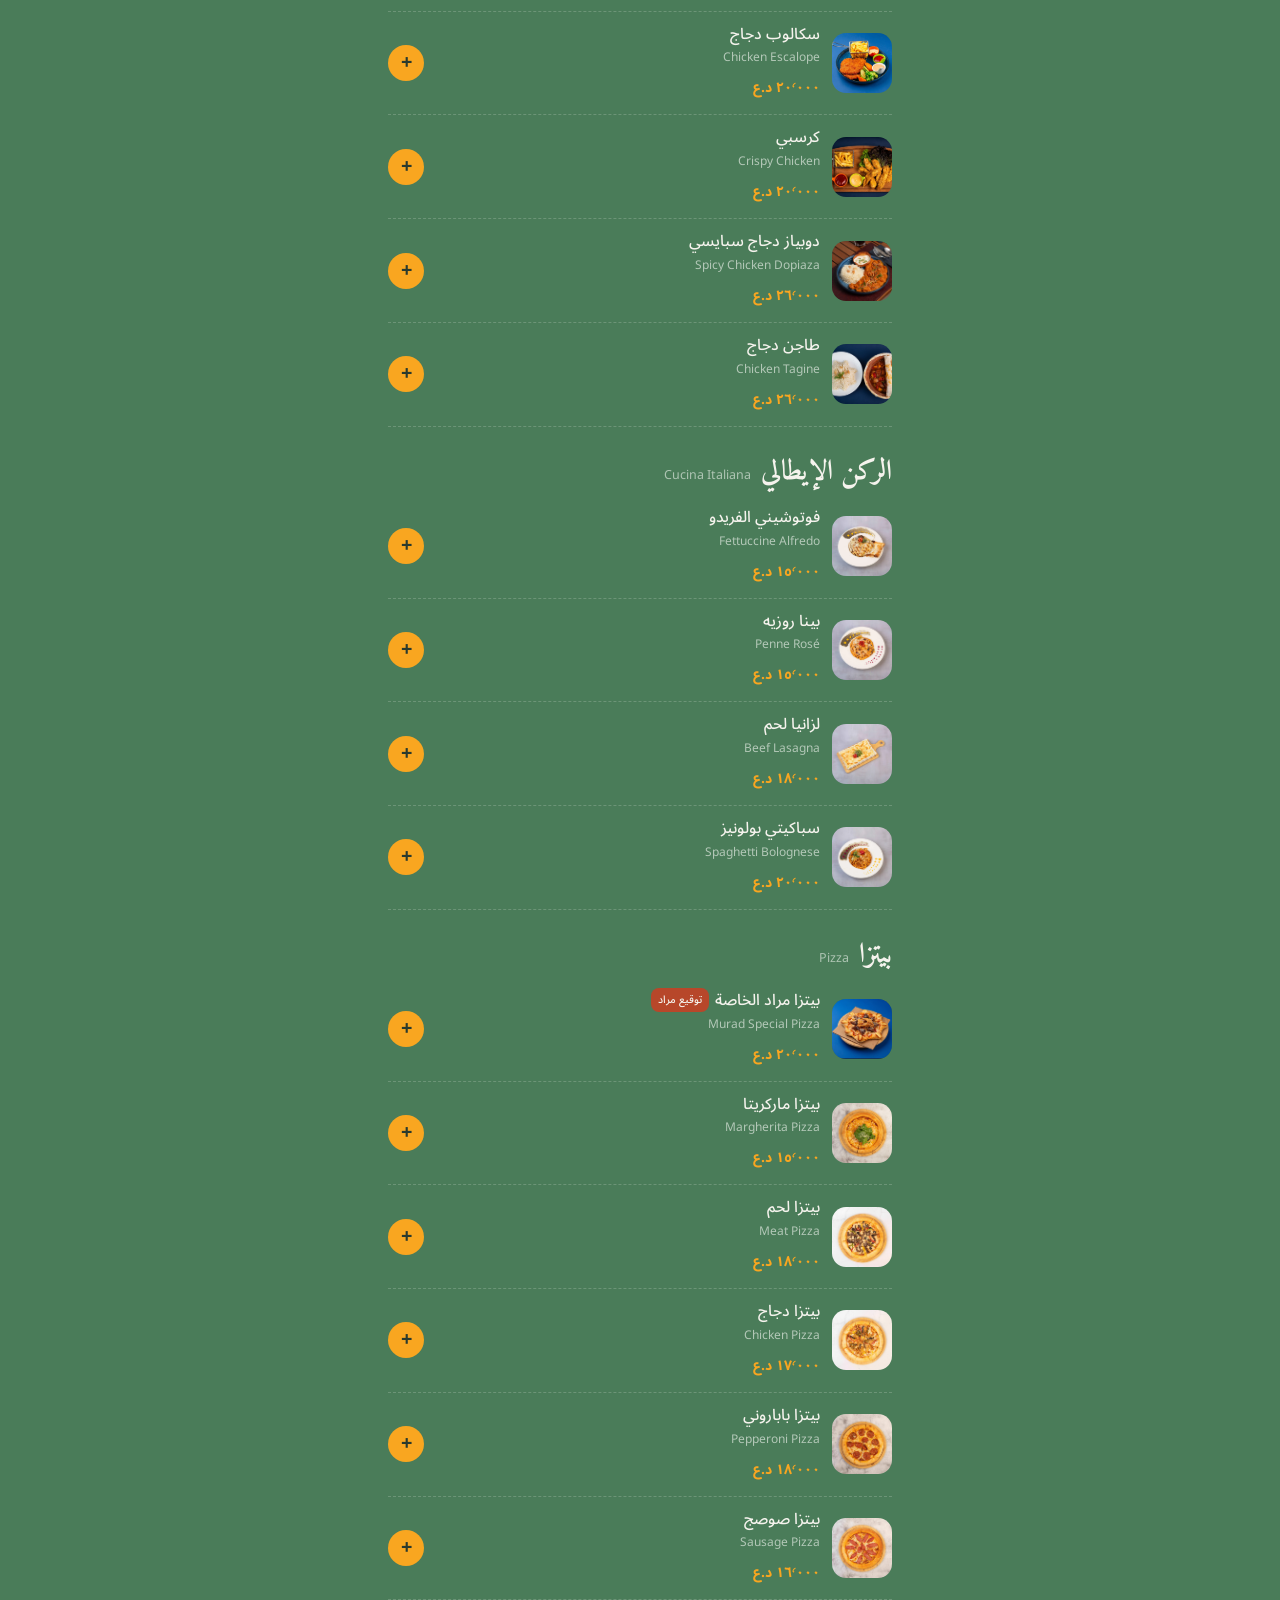
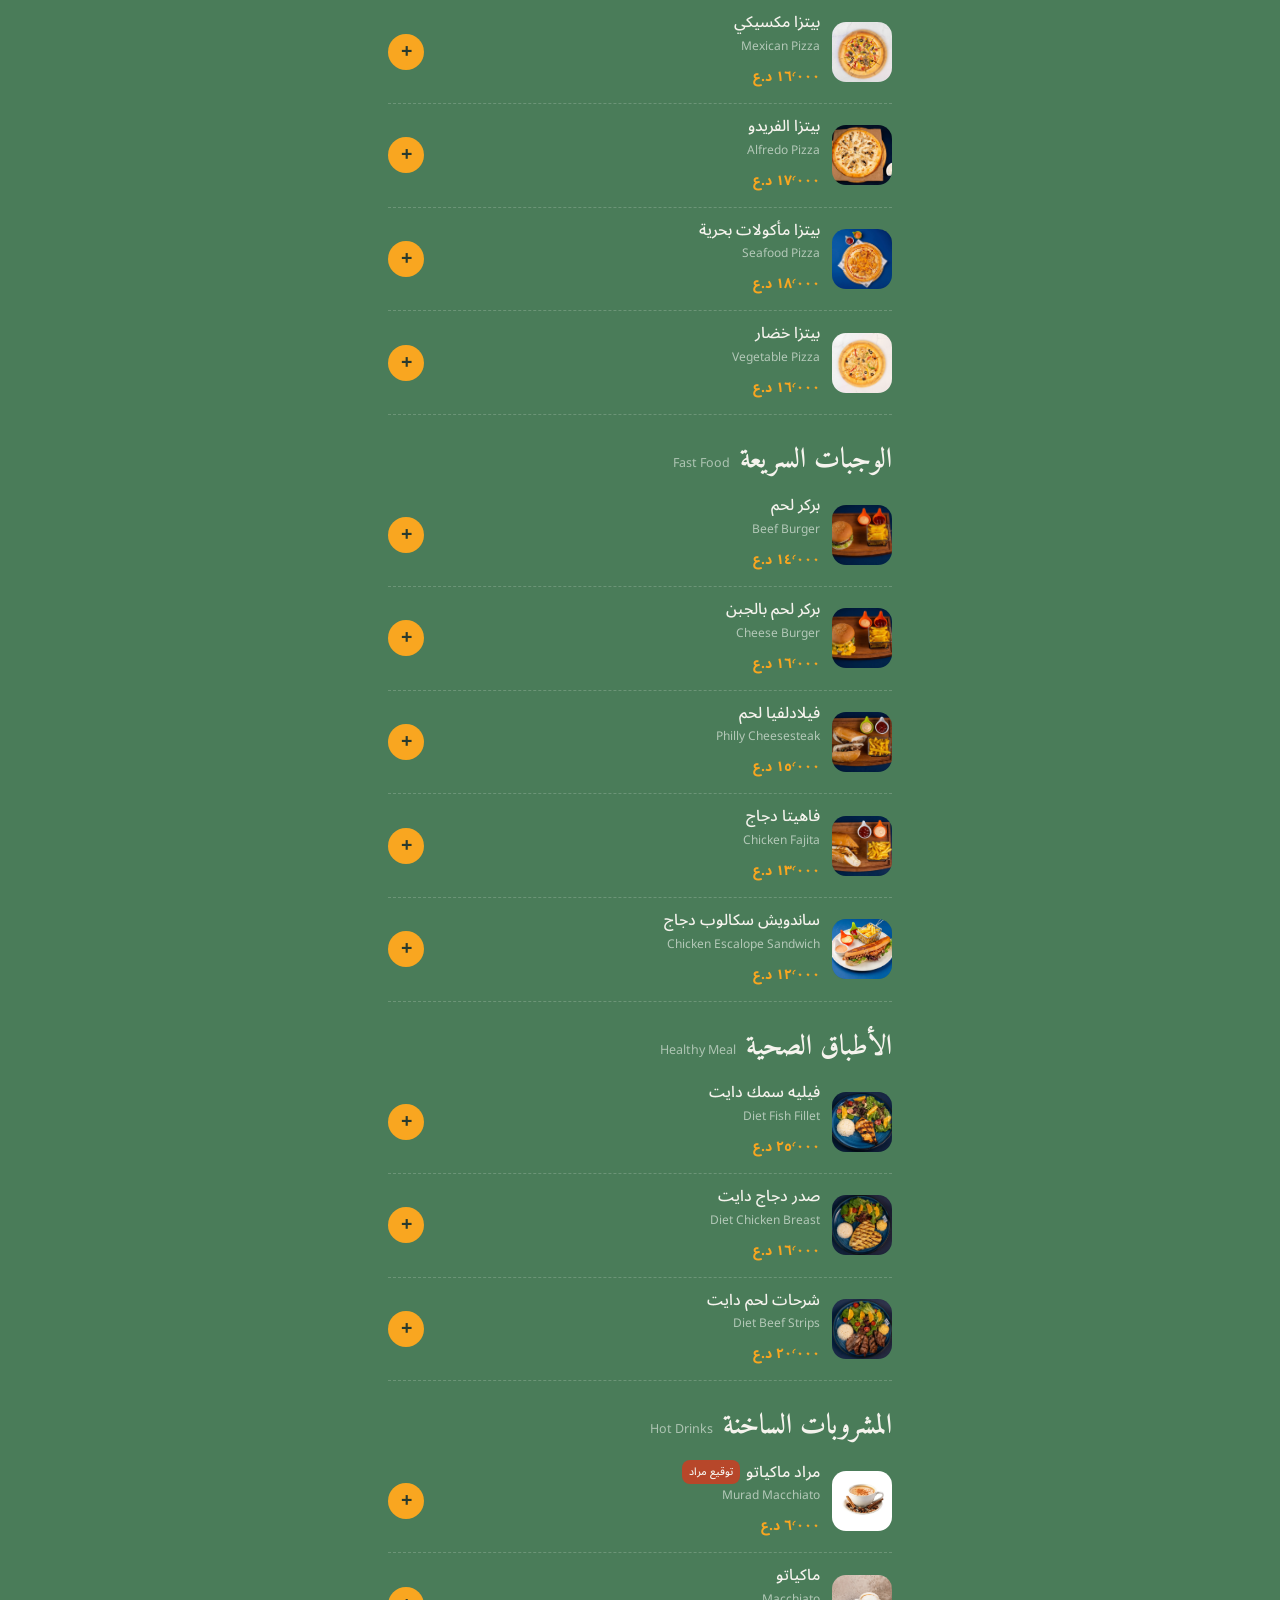
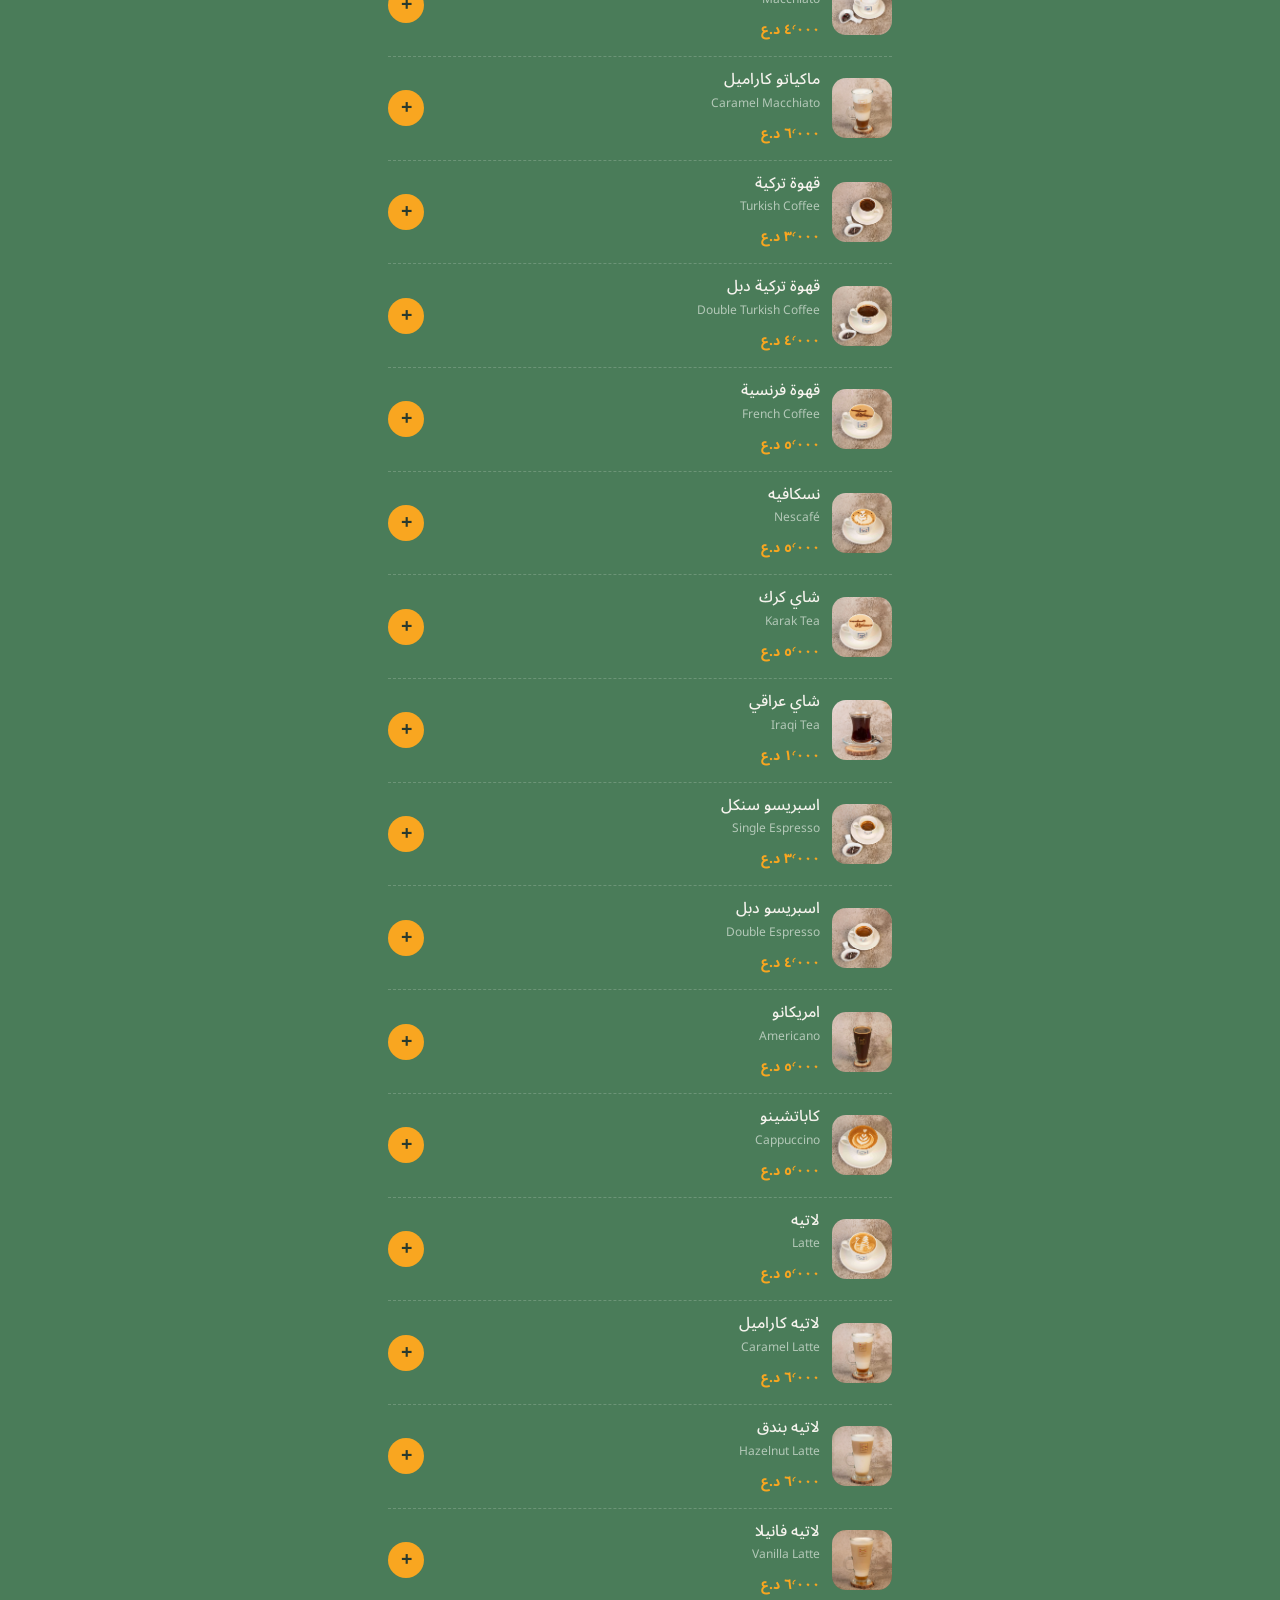
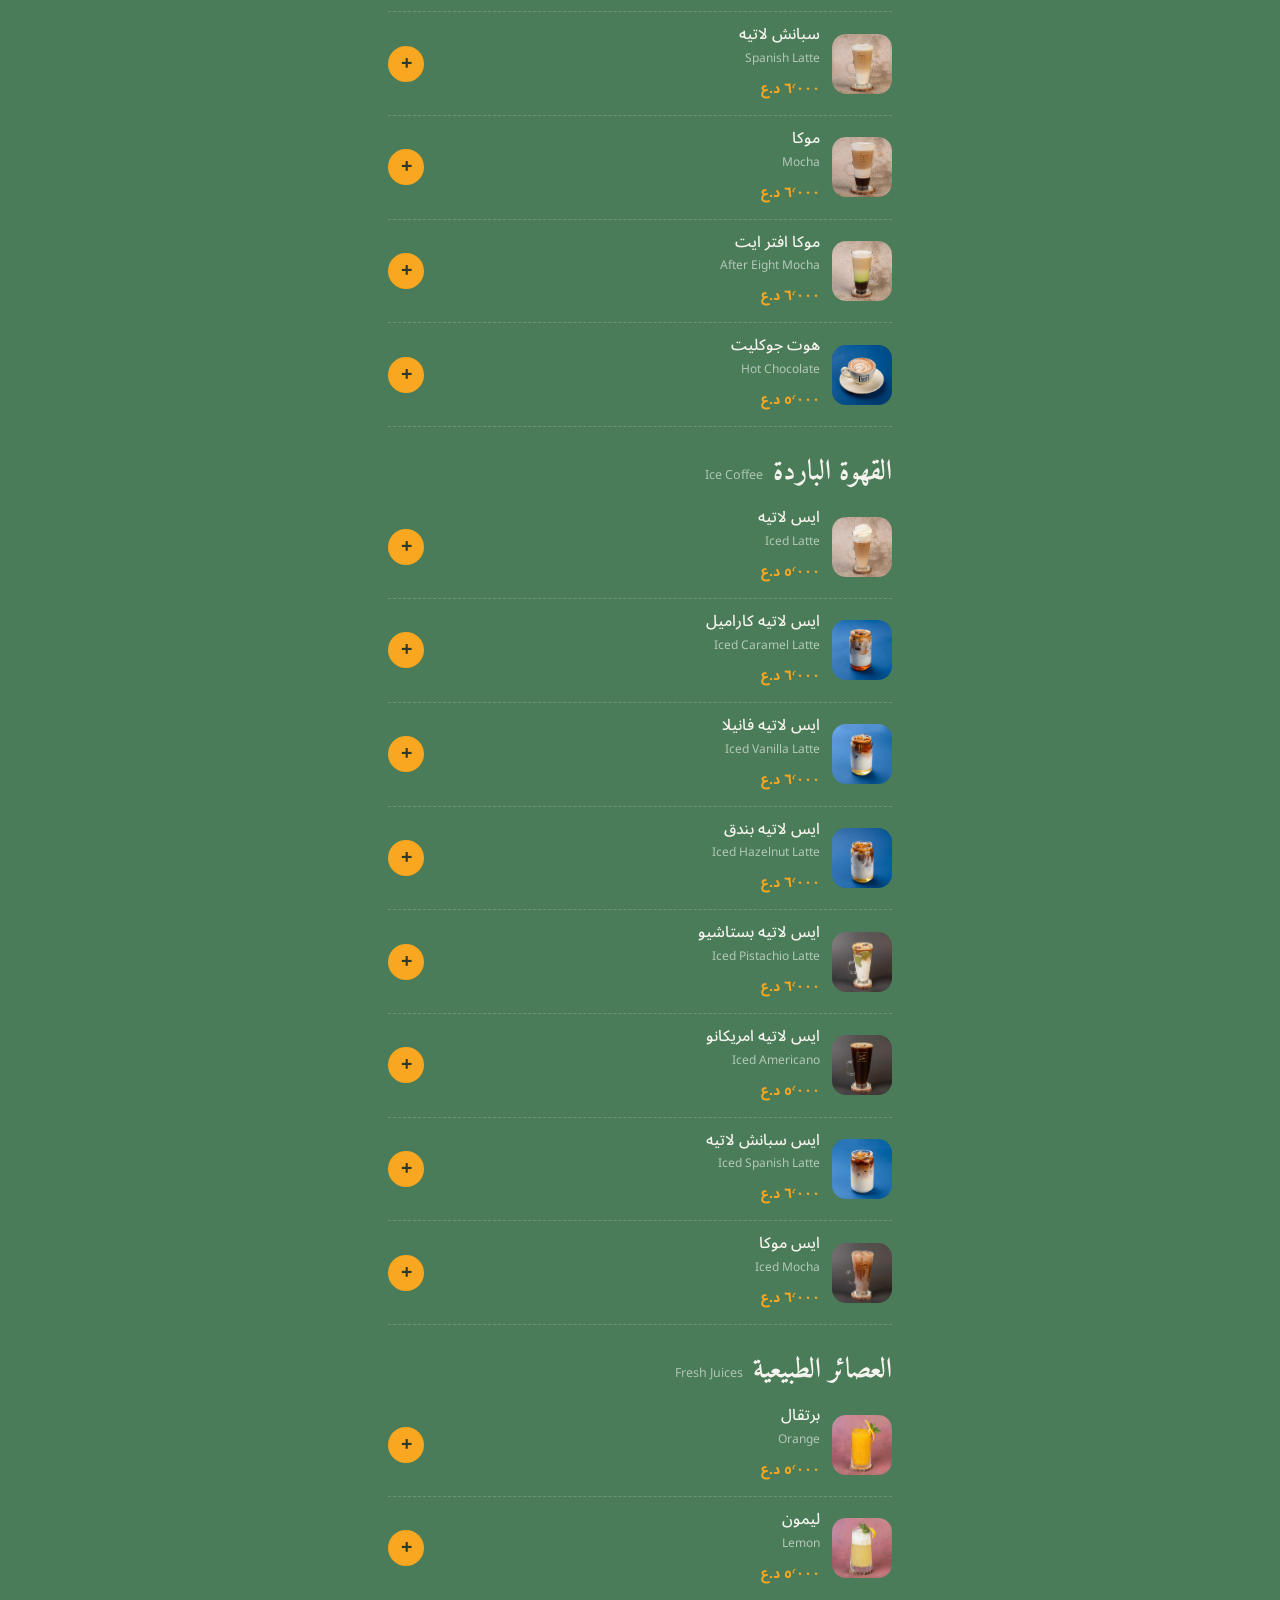
<file: demo/receipt.html>
<!doctype html>
<html lang="ar" dir="rtl">
<head>
<meta charset="utf-8">
<base href="../">
<meta name="viewport" content="width=device-width,initial-scale=1,viewport-fit=cover">
<meta name="theme-color" content="#4a7c59">
<title>فاتورة · مراد</title>
<link rel="preconnect" href="https://fonts.googleapis.com"><link rel="preconnect" href="https://fonts.gstatic.com" crossorigin>
<link href="https://fonts.googleapis.com/css2?family=Amiri:wght@700&family=Noto+Sans+Arabic:wght@400;500;700&display=swap" rel="stylesheet">
<style>
/* Theme: Botanical Garden (themes-pro). Layout: the menu is an order pad. Plus/minus on every dish, a running total at the bottom, and a paper receipt that prints out for the waiter */
:root{
  --fern:#4a7c59; --fern2:#3f6b4c; --fern3:#355a40; --marigold:#f9a620; --terra:#b7472a; --cream:#f5f3ed; --ink:#2a3a2e;
  --display:'Amiri','Noto Sans Arabic',serif; --body:'Noto Sans Arabic',Tahoma,sans-serif; color-scheme:dark;
}
*{box-sizing:border-box;-webkit-tap-highlight-color:transparent}
html,body{margin:0;background:var(--fern);color:var(--cream);font-family:var(--body)}
body{overflow-x:hidden}
button,input{font:inherit;color:inherit}
button{background:none;border:0;padding:0;cursor:pointer}
.wrap{max-width:540px;margin:0 auto;padding:0 18px}
header{padding:calc(22px + env(safe-area-inset-top)) 0 8px;display:flex;gap:16px;align-items:center}
header img{width:62px;flex:none}
header h1{font-family:var(--display);font-size:34px;line-height:1.2;margin:0}
header p{margin:2px 0 0;font-size:13.5px;line-height:1.7;color:#dfe8df}
nav{position:sticky;top:0;z-index:5;background:var(--fern);border-bottom:1px solid #f5f3ed2b}
.chips{display:flex;gap:18px;overflow-x:auto;padding:12px 18px 0;scrollbar-width:none;max-width:540px;margin:0 auto}
.chips::-webkit-scrollbar{display:none}
.chips button{flex:none;font-size:14px;padding-bottom:10px;border-bottom:2.5px solid transparent;color:#dfe8dfcc;white-space:nowrap}
.chips button.on{color:var(--cream);border-color:var(--marigold);font-weight:500}
section{scroll-margin-top:60px;padding-top:28px}
section h2{font-family:var(--display);font-size:28px;margin:0 0 4px;line-height:1.3}
section h2 small{font-family:var(--body);font-size:12.5px;font-weight:400;color:#dfe8dfaa;margin-inline-start:10px}
.it{display:flex;align-items:center;gap:12px;padding:12px 0;border-bottom:1px dashed #f5f3ed33}
.it img{width:60px;height:60px;border-radius:14px;object-fit:cover;flex:none;background:var(--fern2)}
.it .t{flex:1;min-width:0}
.it b{display:block;font-weight:500;font-size:15.5px;line-height:1.4}
.it small{display:block;font-size:12px;color:#dfe8dfb3}
.it .p{display:block;color:var(--marigold);font-weight:700;font-size:14px;margin-top:3px;font-variant-numeric:tabular-nums}
.it .sg{color:var(--cream);background:var(--terra);font-size:10.5px;border-radius:8px;padding:1px 7px;margin-inline-start:6px;font-weight:500;vertical-align:2px}
.step{display:flex;align-items:center;gap:2px;flex:none}
.step button{width:36px;height:36px;border-radius:50%;display:grid;place-items:center;font-size:20px;line-height:1}
.step .add{background:var(--marigold);color:var(--ink);font-weight:700}
.step .sub{background:#f5f3ed1f}
.step span{min-width:26px;text-align:center;font-weight:700;font-variant-numeric:tabular-nums}
.end{text-align:center;font-size:13px;color:#dfe8dfb3;padding:40px 0 calc(110px + env(safe-area-inset-bottom));line-height:1.9}
/* total bar */
.bar{position:fixed;z-index:8;inset:auto 0 0;padding:0 14px calc(14px + env(safe-area-inset-bottom));transform:translateY(130%);transition:transform .35s cubic-bezier(.2,.8,.2,1);pointer-events:none}
.bar.on{transform:none;pointer-events:auto}
.bar button{max-width:512px;margin:0 auto;width:100%;display:flex;align-items:center;justify-content:space-between;gap:12px;background:var(--cream);color:var(--ink);border-radius:18px;padding:14px 18px;box-shadow:0 14px 30px -10px #0008;font-weight:700}
.bar .n{background:var(--fern);color:var(--cream);border-radius:12px;padding:2px 10px;font-size:13px;margin-inline-end:8px}
/* receipt */
.room{position:fixed;inset:0;z-index:20;background:#22382acc;display:flex;flex-direction:column;align-items:center;padding:calc(30px + env(safe-area-inset-top)) 18px calc(20px + env(safe-area-inset-bottom));opacity:0;pointer-events:none;transition:opacity .25s;overflow-y:auto}
.room.on{opacity:1;pointer-events:auto}
.slot{width:min(100%,380px);height:14px;border-radius:8px;background:#1b2b20;box-shadow:inset 0 3px 6px #000a;position:relative;z-index:2;flex:none}
.feed{width:min(100% - 24px,356px);overflow:hidden;margin-top:-7px;flex:none}
.paper{background:var(--cream);color:var(--ink);padding:26px 20px 34px;transform:translateY(-102%);font-size:13.5px;
  -webkit-mask:linear-gradient(#000,#000) top/100% calc(100% - 10px) no-repeat,conic-gradient(from -45deg at bottom,#0000,#000 1deg 89deg,#0000 90deg) bottom/16px 10px repeat-x;
  mask:linear-gradient(#000,#000) top/100% calc(100% - 10px) no-repeat,conic-gradient(from -45deg at bottom,#0000,#000 1deg 89deg,#0000 90deg) bottom/16px 10px repeat-x}
.room.on .paper{transform:none;transition:transform 1.6s steps(14,end)}
.paper .hd{text-align:center;border-bottom:1.5px dashed #2a3a2e66;padding-bottom:12px}
.paper .hd b{font-family:var(--display);font-size:26px;display:block;line-height:1.2}
.paper .hd span{font-size:12px;color:#55665a}
.ln{display:flex;gap:8px;padding:7px 0;align-items:baseline}
.ln .q{font-weight:700;min-width:28px}
.ln .nm{flex:1;min-width:0}
.ln .v{font-variant-numeric:tabular-nums;white-space:nowrap}
.tot{display:flex;justify-content:space-between;border-top:1.5px dashed #2a3a2e66;margin-top:8px;padding-top:12px;font-size:16px;font-weight:700}
.tbl{display:flex;align-items:center;gap:10px;margin-top:14px;font-size:13px}
.tbl input{width:70px;border:0;border-bottom:1.5px solid var(--ink);background:transparent;padding:4px;text-align:center;font-weight:700;color:var(--ink)}
.note{font-size:12px;color:#55665a;line-height:1.7;margin-top:14px;text-align:center}
.acts{display:flex;gap:10px;width:min(100%,380px);margin-top:18px;flex:none}
.acts button{flex:1;border-radius:14px;padding:12px;font-weight:500}
.acts .k{background:var(--marigold);color:var(--ink);font-weight:700}
.acts .c{border:1px solid #f5f3ed66}
button:focus-visible,input:focus-visible{outline:2px solid var(--marigold);outline-offset:2px}
@media (prefers-reduced-motion:reduce){*{transition:none!important}}
</style>
</head>
<body>
<div class="wrap"><header><img src="img/logo.png" alt="مراد"><div><h1>اختار، ونحنا منكتب</h1><p>زيد الأصناف اللي بدك ياها، وبالأخير بتطلعلك فاتورة بتوريها للكابتن.</p></div></header></div>
<nav><div class="chips" id="chips"></div></nav>
<main class="wrap" id="list"></main>
<div class="wrap end">الأسعار بالدينار العراقي، والفاتورة هون تقريبية<br>@murad.restaurant</div>
<div class="bar" id="bar"><button id="show"><span><span class="n" id="cnt"></span>شوف الفاتورة</span><span id="sum"></span></button></div>
<div class="room" id="room" role="dialog" aria-modal="true"><div class="slot"></div><div class="feed"><div class="paper" id="paper"></div></div>
  <div class="acts"><button class="c" id="back">زيد كمان</button><button class="k" id="clr">فاتورة جديدة</button></div></div>
<script src="demo/common.js"></script>
<script>
const $ = s => document.querySelector(s), E = MU.esc;
let M;
function step(k) { const q = MU.tray.get(k); return q ? `<button class="sub" data-d="-1" data-k="${k}" aria-label="نقّص">−</button><span>${MU.num(q)}</span><button class="add" data-d="1" data-k="${k}" aria-label="زيد">+</button>` : `<button class="add" data-d="1" data-k="${k}" aria-label="زيد">+</button>`; }
function row(it, s) { return `<div class="it"><img src="${it.i || s.c}" alt="" loading="lazy"><div class="t"><b>${E(it.ar)}${it.s ? '<span class="sg">توقيع مراد</span>' : ''}</b><small>${E(it.en)}</small><span class="p">${MU.price(it.p)}${it.p ? ' د.ع' : ''}</span></div><div class="step" id="st-${it.key}">${step(it.key)}</div></div>`; }
function render() {
  let h = `<section id="best"><h2>الأكثر طلباً</h2>${M.best.map(it => row(it, it.sec)).join('')}</section>`;
  M.sections.forEach((s, si) => h += `<section id="s${si}"><h2>${E(s.ar)}<small>${E(s.en)}</small></h2>${s.items.map(it => row(it, s)).join('')}</section>`);
  $('#list').innerHTML = h;
  $('#chips').innerHTML = `<button data-t="best">الأكثر طلباً</button>` + M.sections.map((s, si) => `<button data-t="s${si}">${E(s.ar)}</button>`).join('');
  document.querySelectorAll('#chips button').forEach(b => b.onclick = () => scrollTo({top: document.getElementById(b.dataset.t).offsetTop - 50, behavior: 'smooth'}));
  $('#list').addEventListener('click', e => { const b = e.target.closest('[data-d]'); if (!b) return; MU.tray.add(b.dataset.k, +b.dataset.d); refresh(b.dataset.k); });
  const io = new IntersectionObserver(es => es.forEach(e => { if (!e.isIntersecting) return; document.querySelectorAll('#chips button').forEach(b => b.classList.toggle('on', b.dataset.t === e.target.id));
    const on = $('#chips .on'); on && on.scrollIntoView({inline: 'center', block: 'nearest', behavior: 'smooth'}); }), {rootMargin: '-70px 0px -75% 0px'});
  document.querySelectorAll('section').forEach(s => io.observe(s));
  bar();
}
function refresh(k) { document.querySelectorAll('#st-' + CSS.escape(k)).forEach(el => el.innerHTML = step(k)); bar(); }
function bar() { const n = MU.tray.count(); $('#bar').classList.toggle('on', n > 0); $('#cnt').textContent = MU.num(n); $('#sum').textContent = MU.num(MU.tray.total(M)) + ' د.ع'; }
function receipt() {
  const L = MU.tray.lines(M), d = new Date();
  const when = d.toLocaleDateString('ar-EG', {day: 'numeric', month: 'long'}) + '، الساعة ' + d.toLocaleTimeString('ar-EG', {hour: 'numeric', minute: '2-digit'});
  $('#paper').innerHTML = `<div class="hd"><b>مطعم وكافيه مراد</b><span>${when}</span></div>` +
    L.map(({it, q}) => `<div class="ln"><span class="q">${MU.num(q)}×</span><span class="nm">${E(it.ar)}</span><span class="v">${it.p ? MU.num(it.p * q) : 'حسب الطلب'}</span></div>`).join('') +
    `<div class="tot"><span>المجموع التقريبي</span><span>${MU.num(MU.tray.total(M))} د.ع</span></div>
     <label class="tbl" for="tableNo">رقم الطاولة <input id="tableNo" inputmode="numeric" maxlength="3"></label>
     <div class="note">هاي مش فاتورة رسمية. ورجيها للكابتن ليسجّل طلبك.</div>`;
  const r = $('#room'); r.classList.remove('on'); void r.offsetWidth; r.classList.add('on');
}
$('#show').onclick = receipt;
$('#back').onclick = () => $('#room').classList.remove('on');
$('#clr').onclick = () => { MU.tray.clear(); $('#room').classList.remove('on'); render(); };
addEventListener('keydown', e => e.key === 'Escape' && $('#room').classList.remove('on'));
MU.load().then(m => { M = m; render(); });
</script>
</body>
</html>
</file>
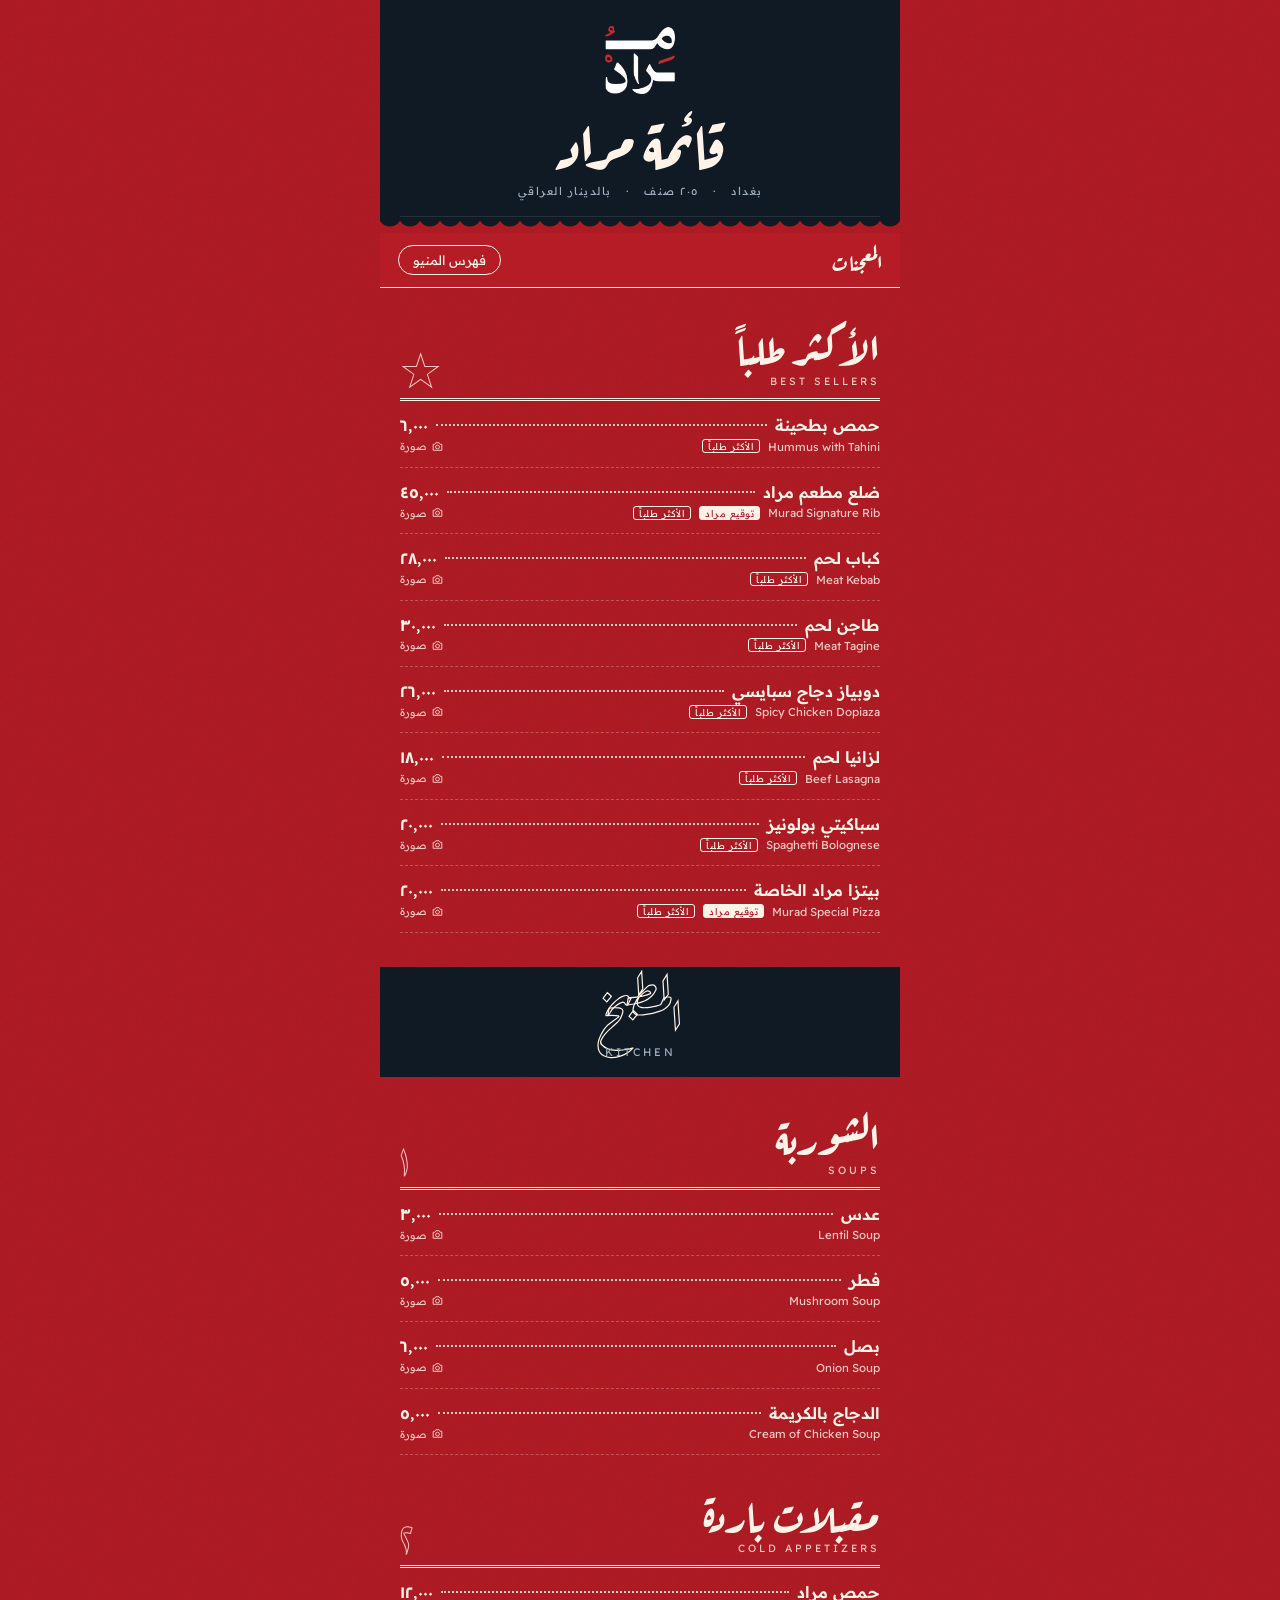
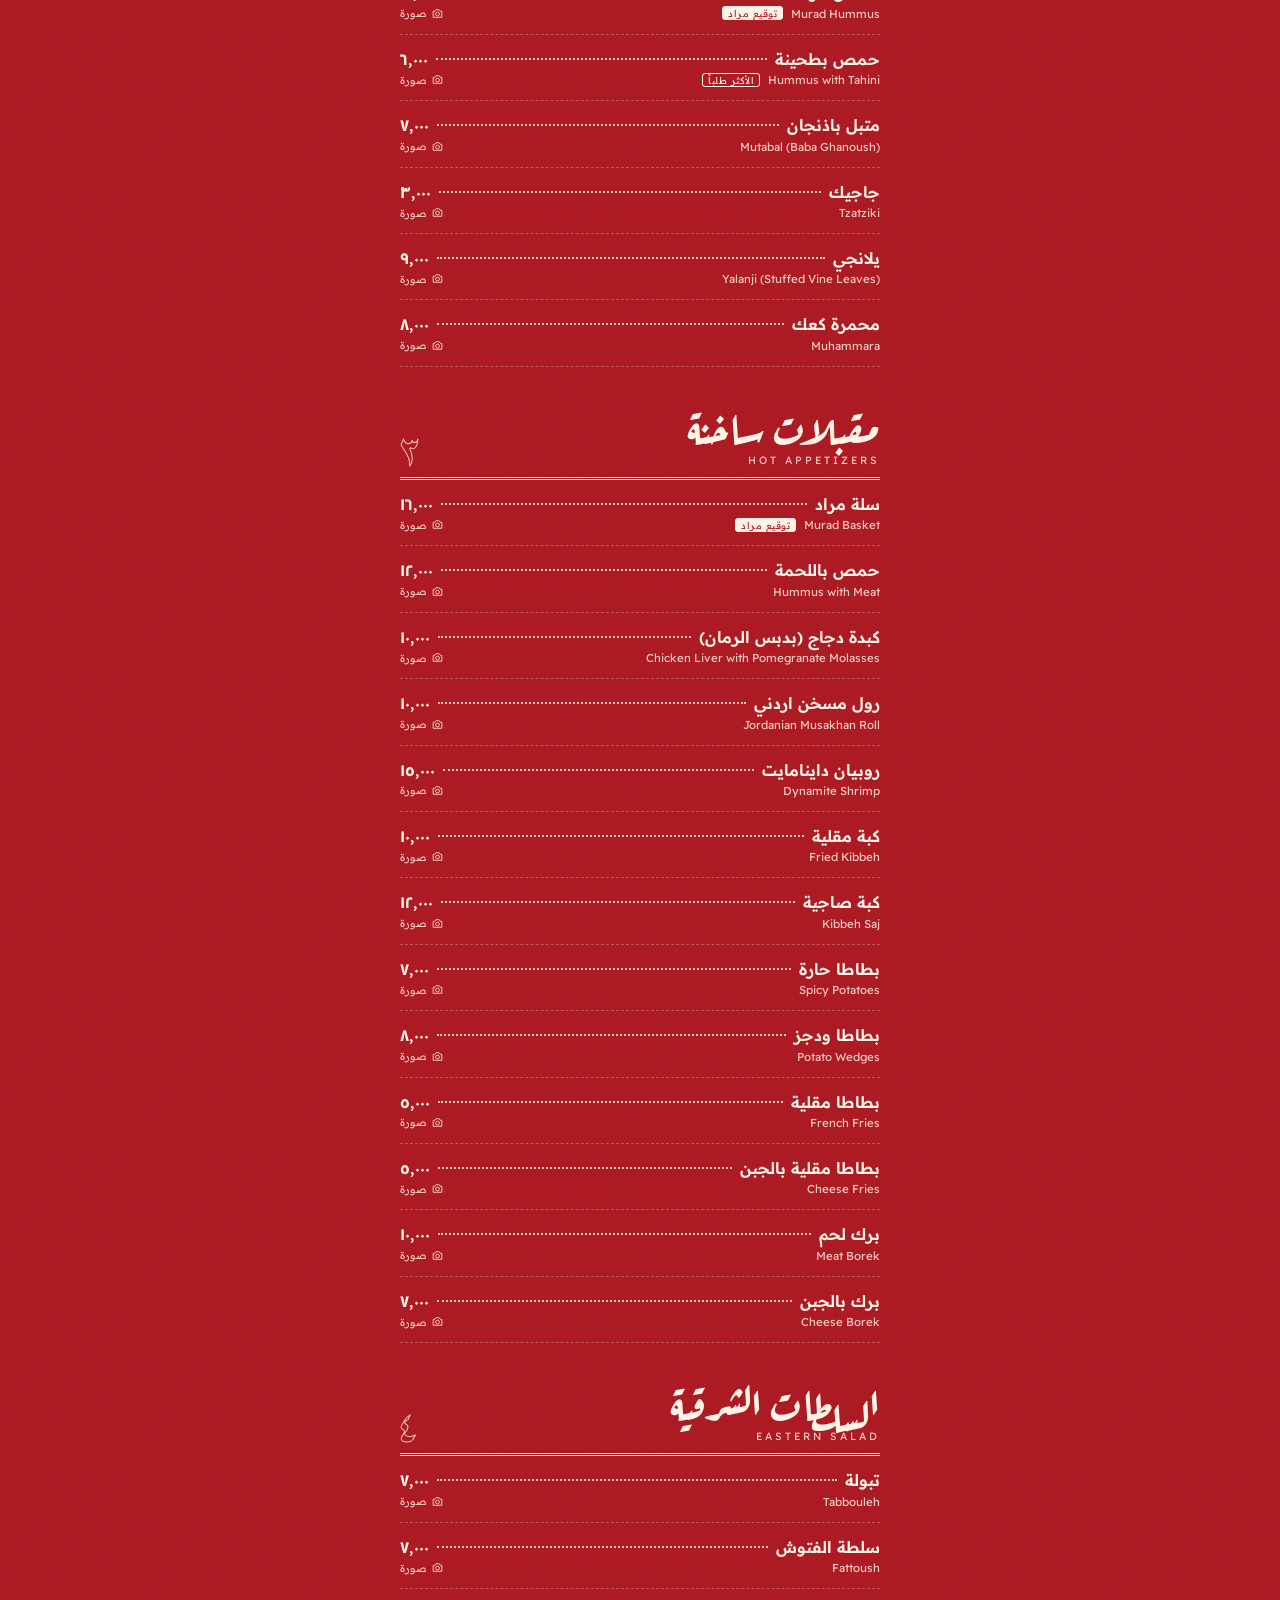
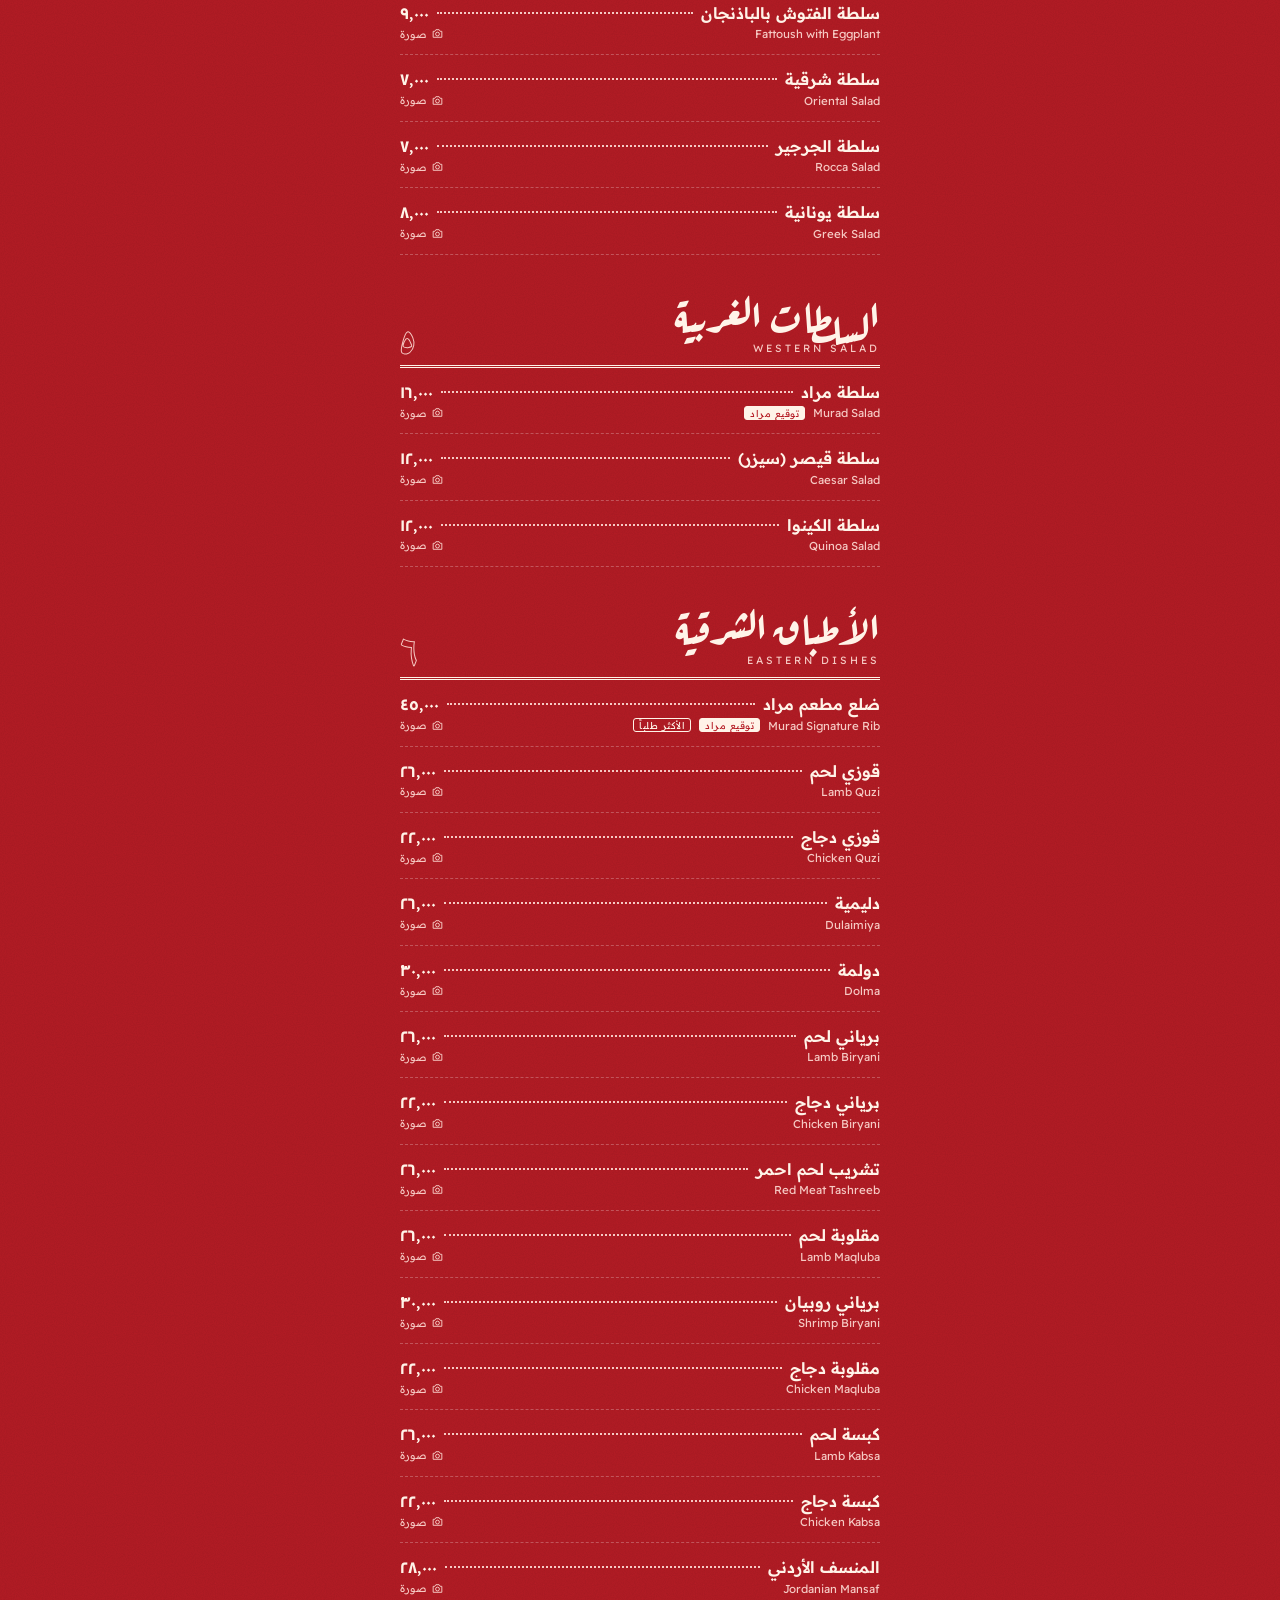
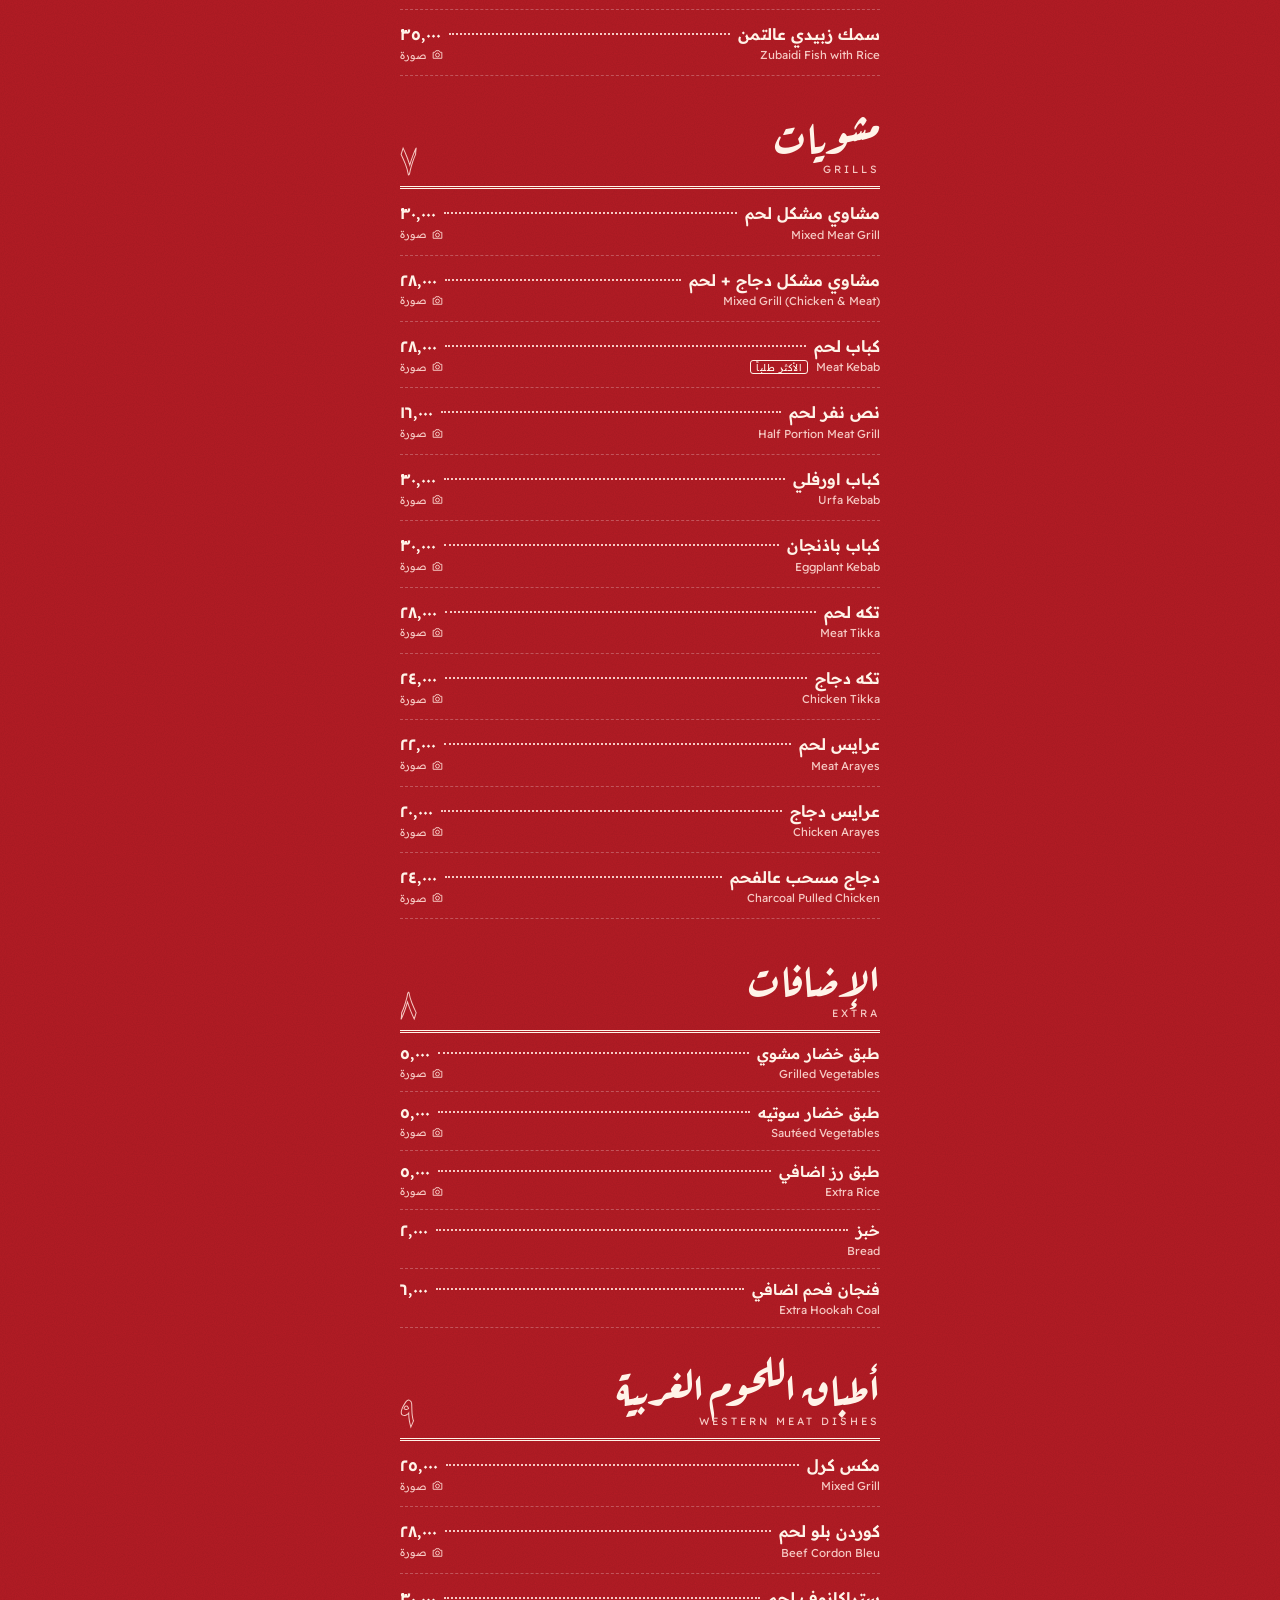
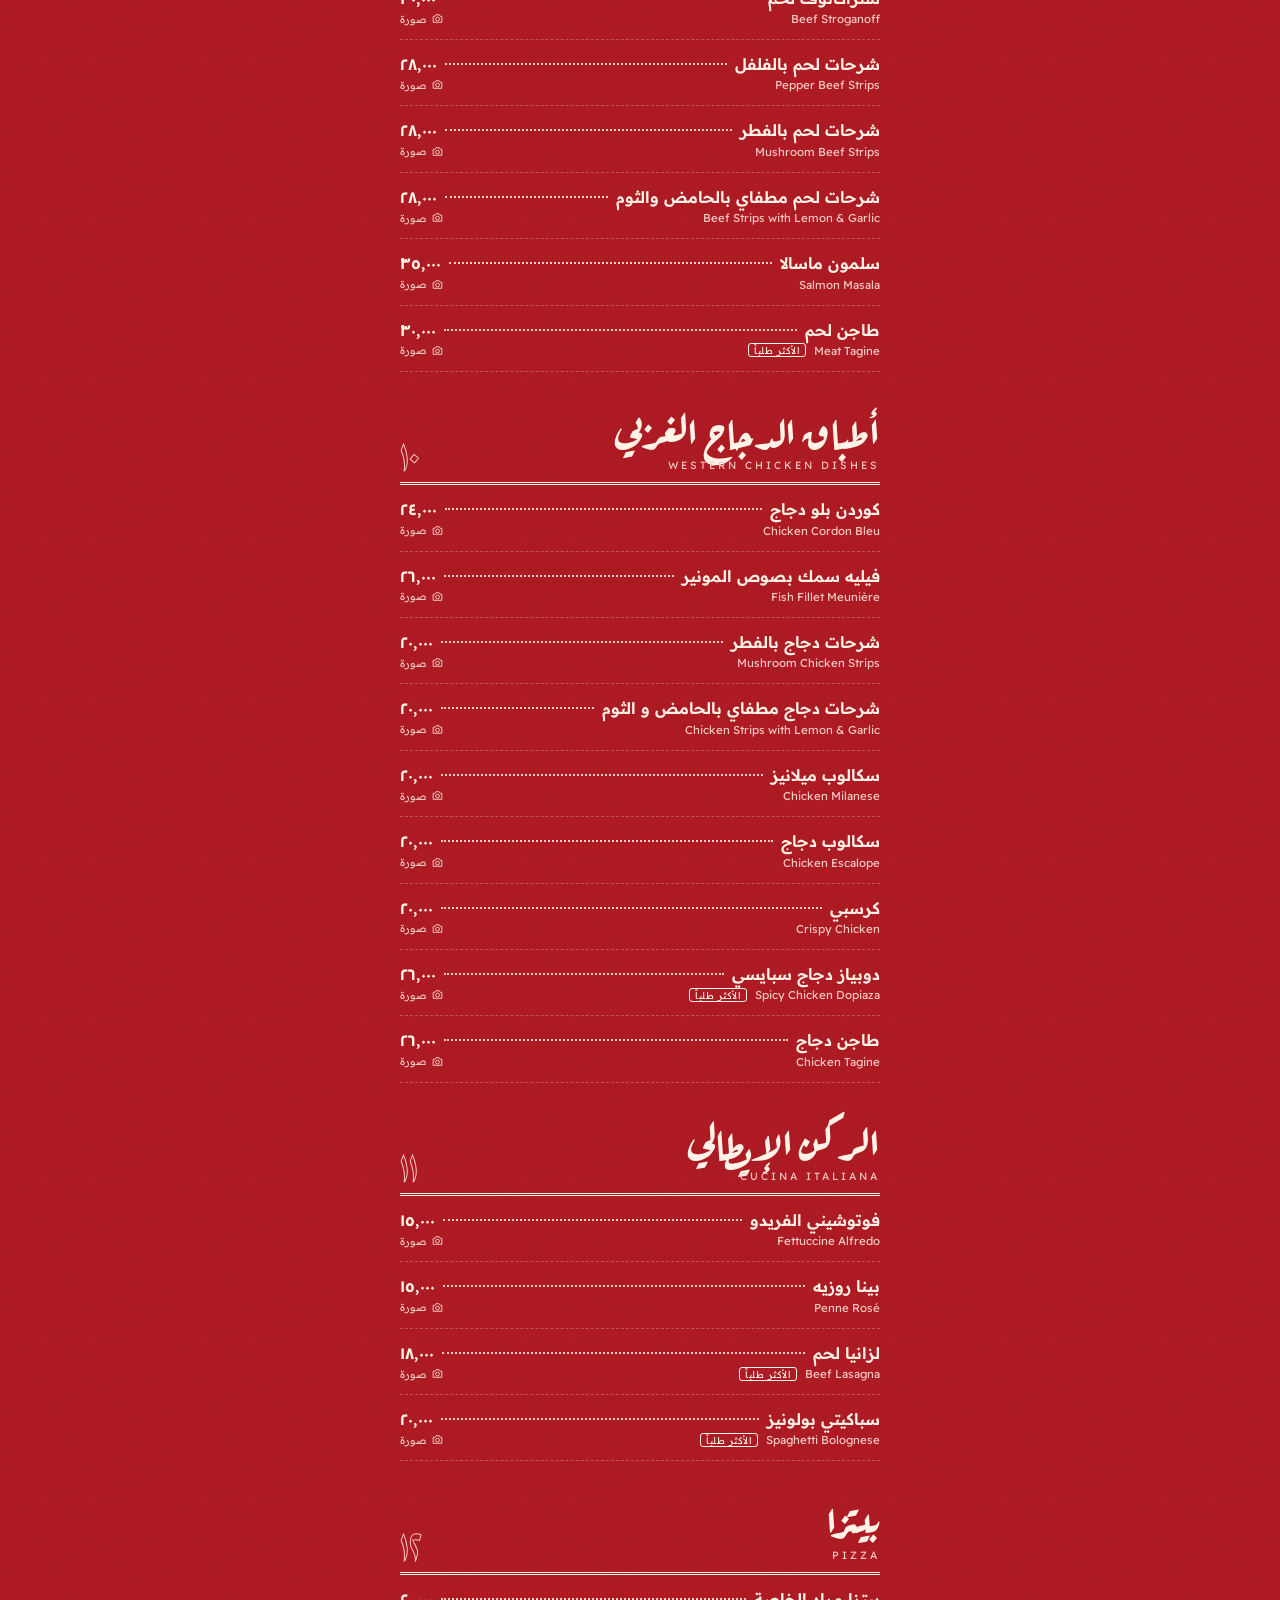
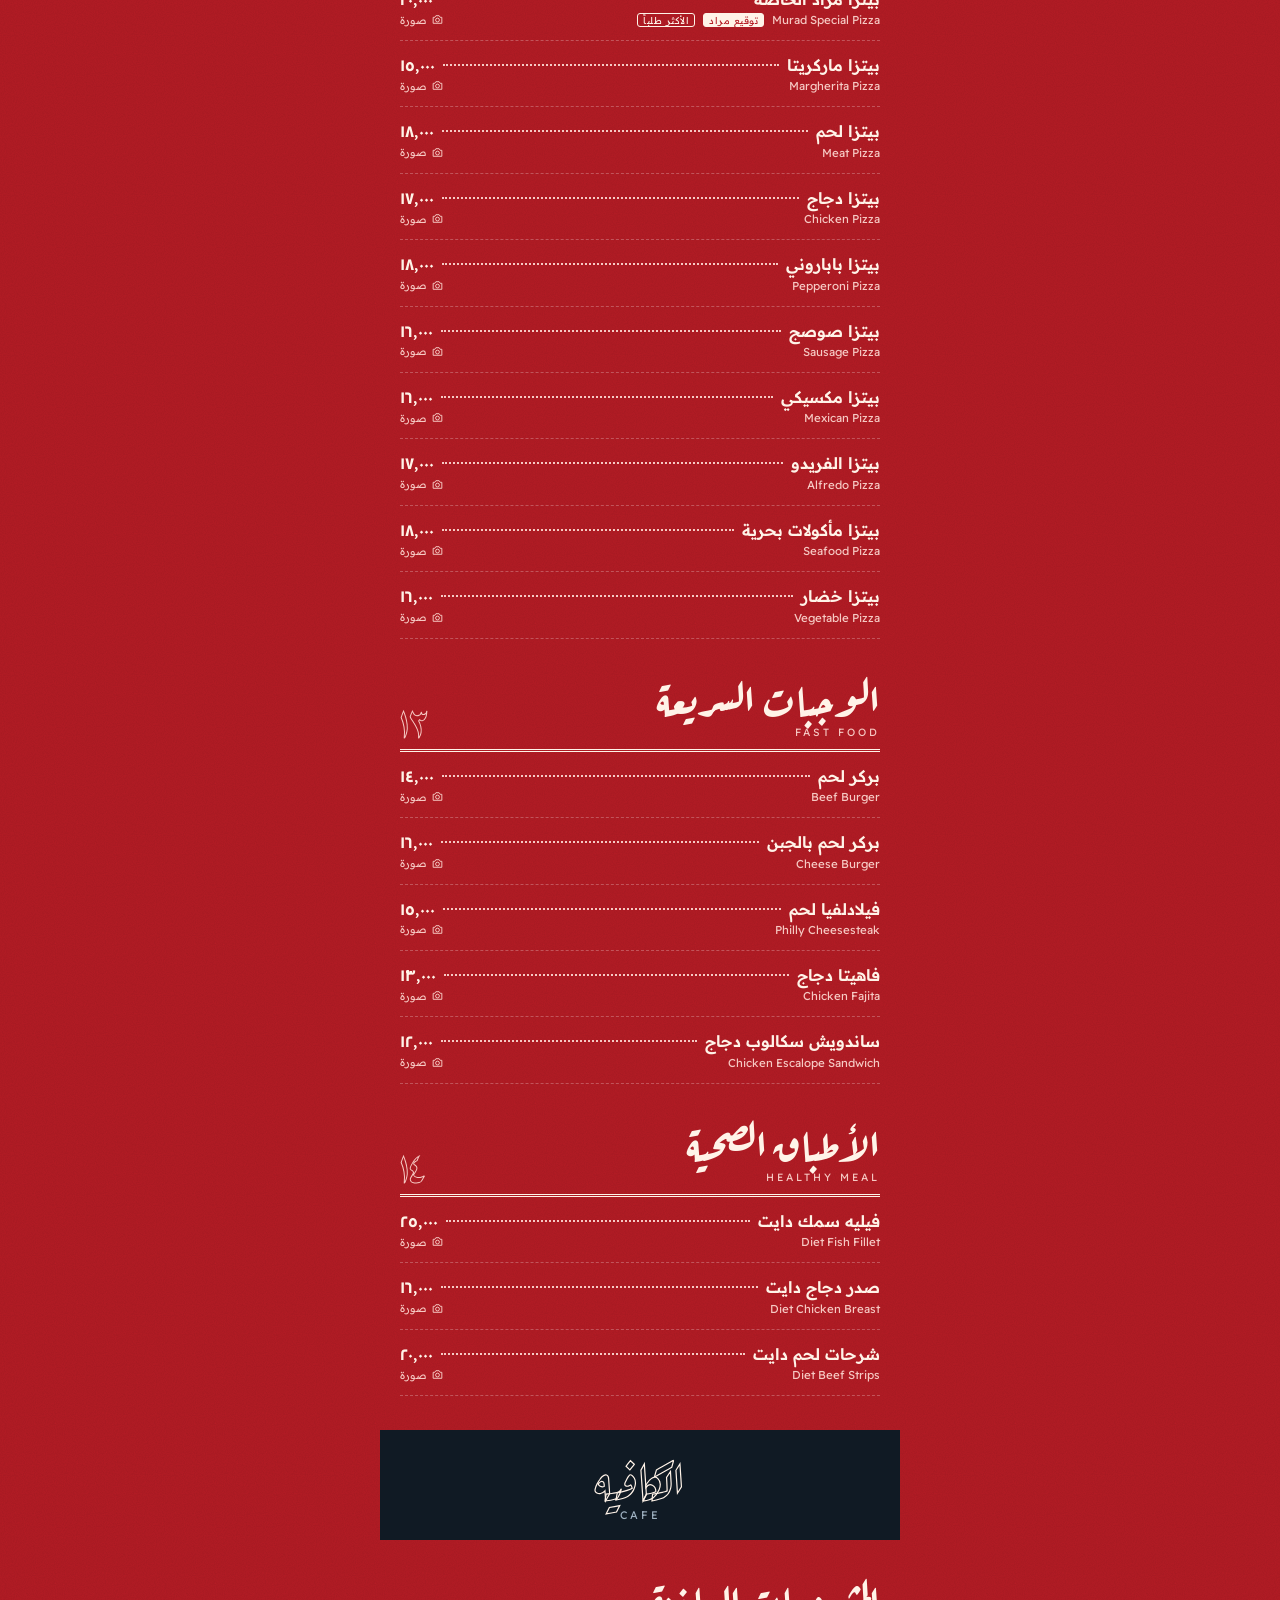
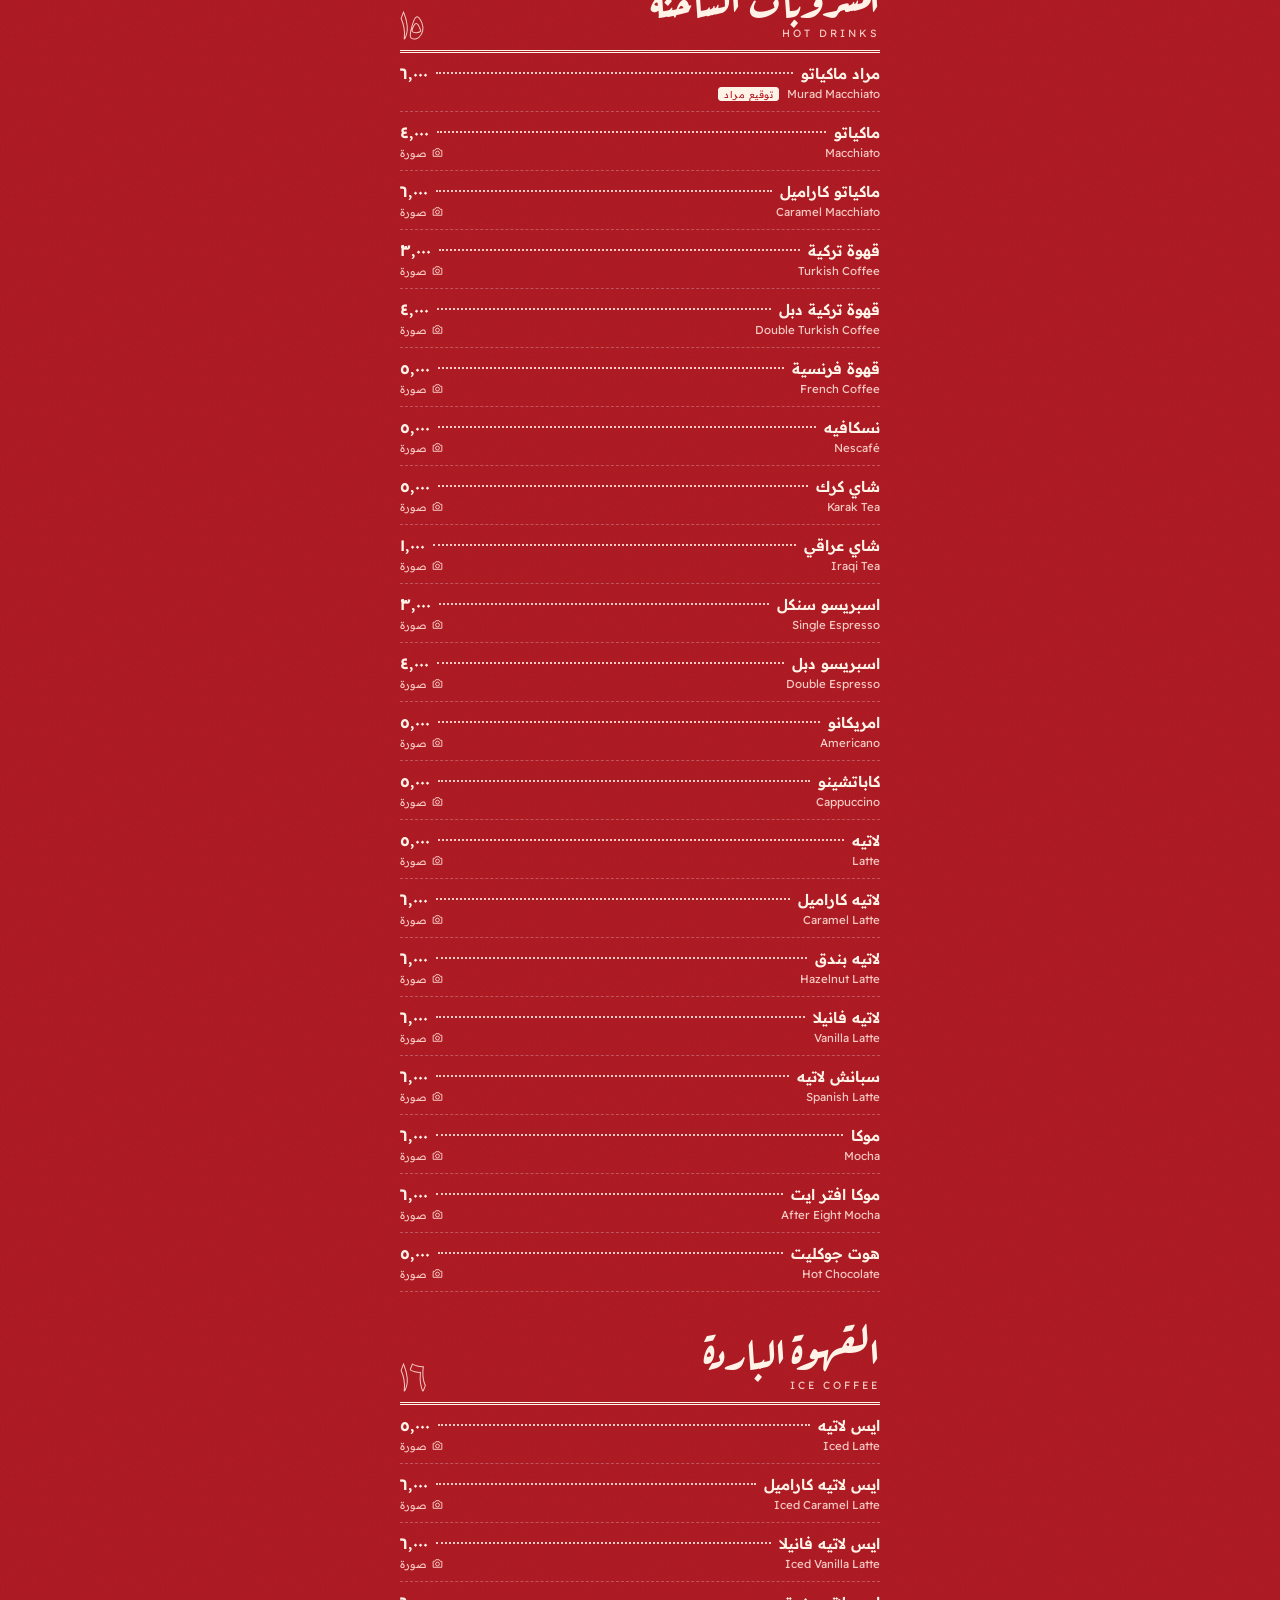
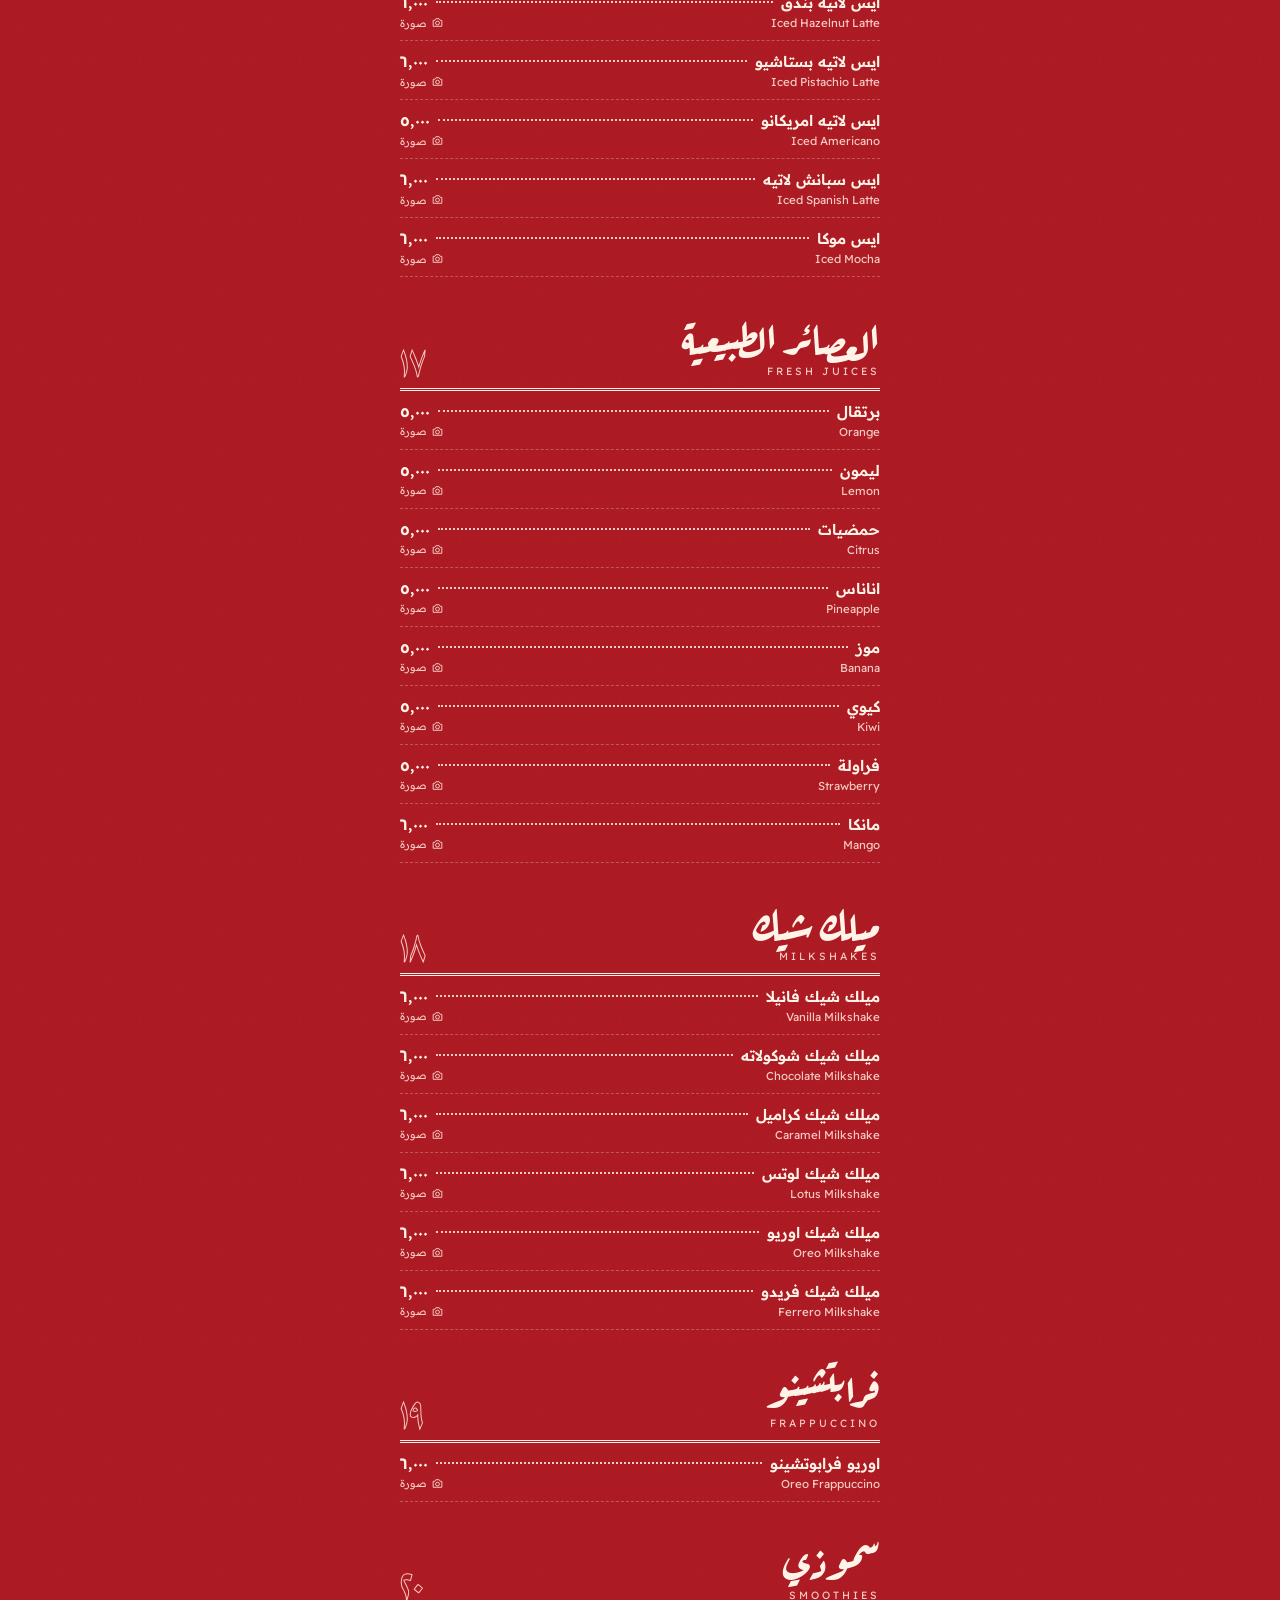
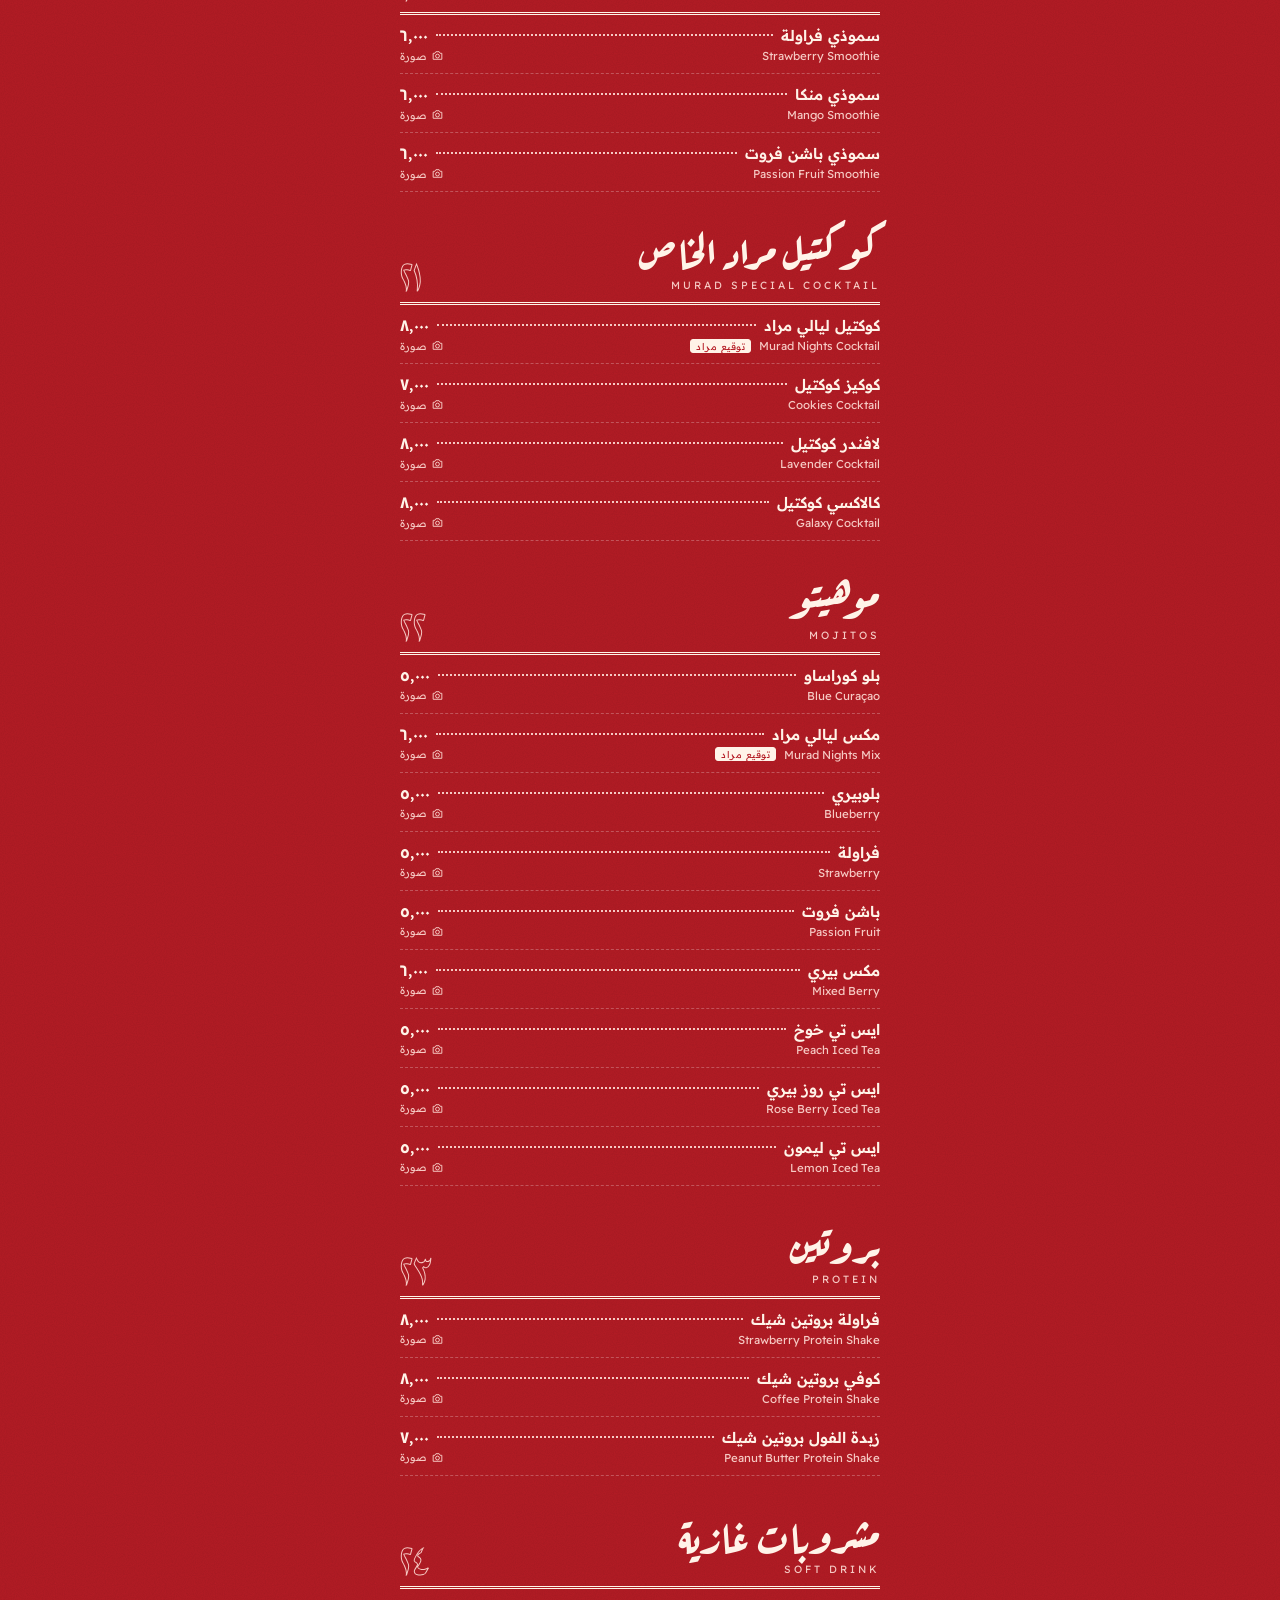
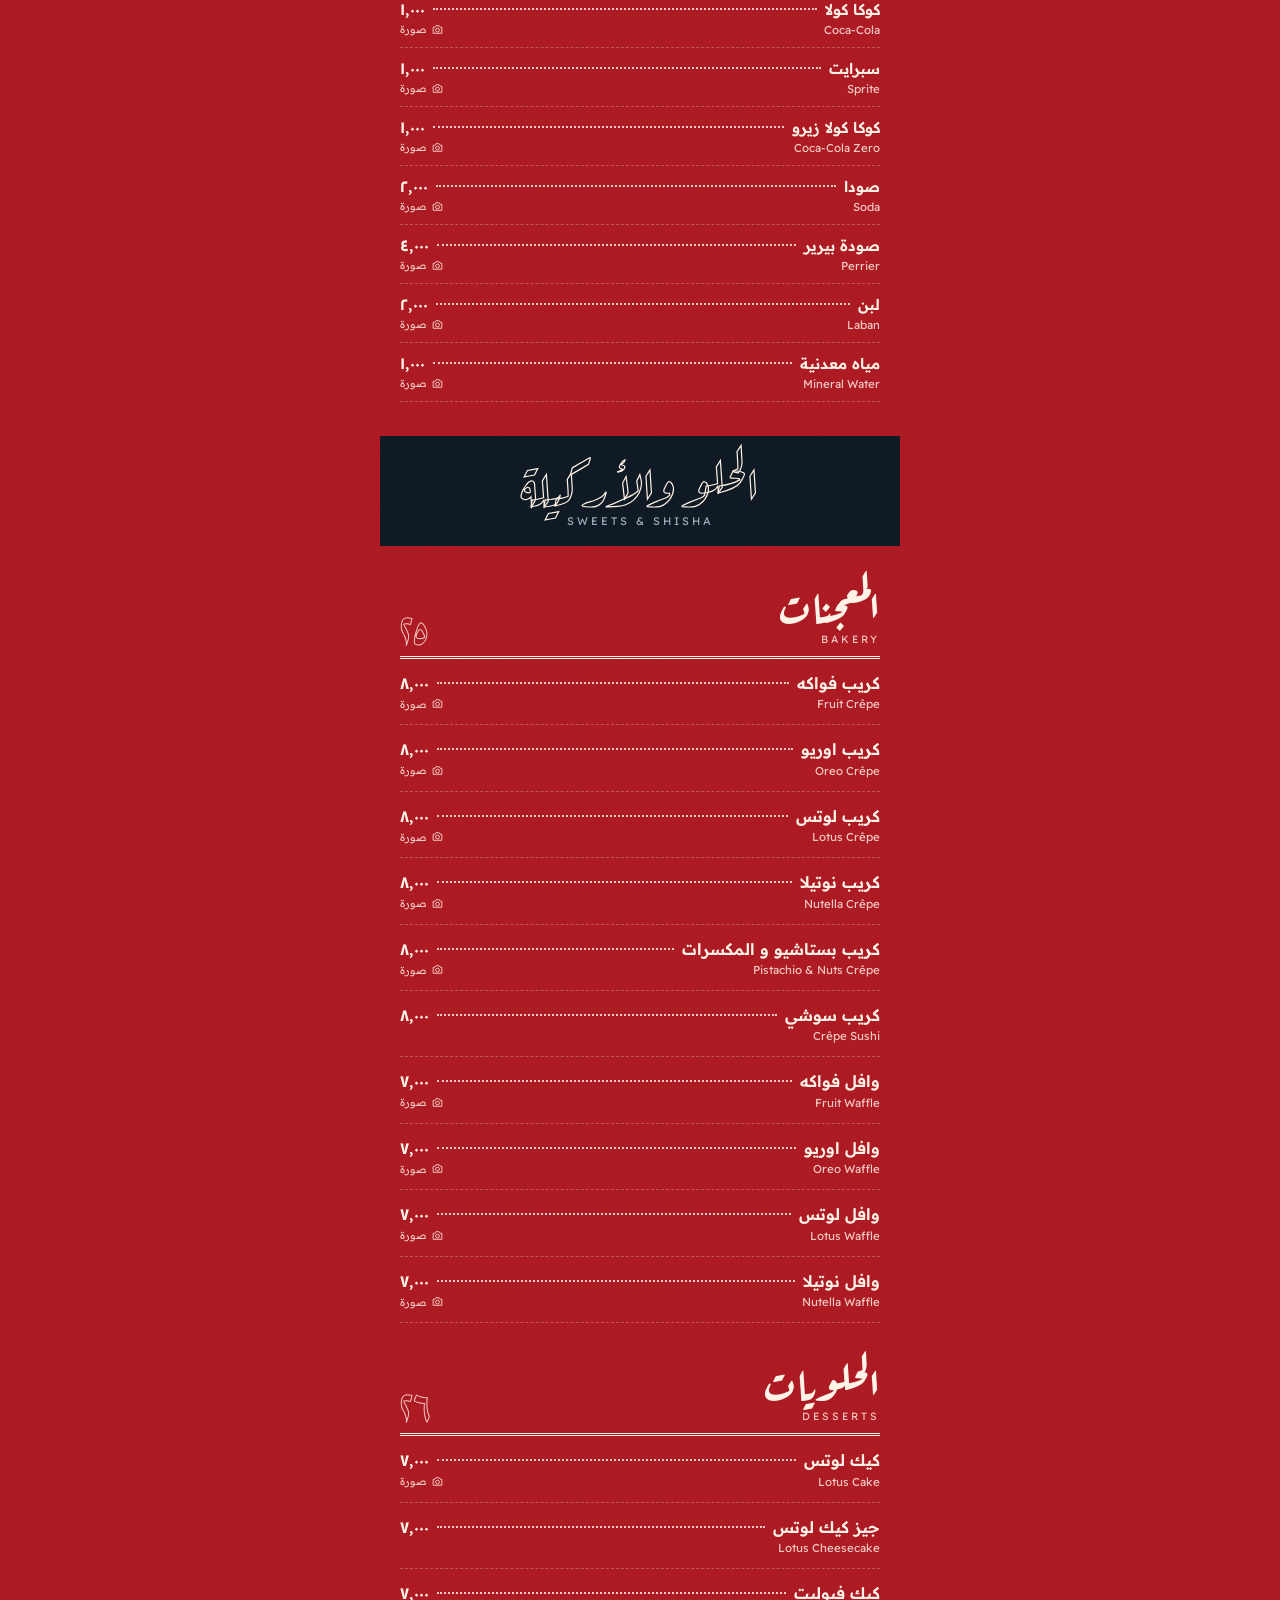
<file: demo/red.html>
<!doctype html>
<html lang="ar" dir="rtl">
<head>
<meta charset="utf-8">
<base href="../">
<meta name="viewport" content="width=device-width,initial-scale=1,viewport-fit=cover">
<title>الطبعة الحمرا · مراد</title>
<link rel="preconnect" href="https://fonts.googleapis.com"><link rel="preconnect" href="https://fonts.gstatic.com" crossorigin>
<link href="https://fonts.googleapis.com/css2?family=Aref+Ruqaa:wght@400;700&family=Readex+Pro:wght@300;400;600&display=swap" rel="stylesheet">
<style>
/* Concept: a printed menu card in the brand red, Ruqaa calligraphy for headings, dotted price leaders, photos tucked in like polaroids */
:root{
  --paper:#B51C25; --paper2:#9E151E; --ink:#FFF3E8; --soft:#F6C9C3; --navy:#101A24; --navy2:#1A2733;
  --display:'Aref Ruqaa','Readex Pro',serif; --body:'Readex Pro',Tahoma,sans-serif;
  color-scheme:dark;
}
*{box-sizing:border-box;-webkit-tap-highlight-color:transparent}
html,body{margin:0;background:var(--paper);color:var(--ink);font-family:var(--body)}
body{overflow-x:hidden;background-image:url("data:image/svg+xml,%3Csvg xmlns='http://www.w3.org/2000/svg' width='160' height='160'%3E%3Cfilter id='n'%3E%3CfeTurbulence type='fractalNoise' baseFrequency='.9' numOctaves='2' stitchTiles='stitch'/%3E%3CfeColorMatrix values='0 0 0 0 0 0 0 0 0 0 0 0 0 0 0 0 0 0 .09 0'/%3E%3C/filter%3E%3Crect width='100%25' height='100%25' filter='url(%23n)'/%3E%3C/svg%3E")}
button{font:inherit;color:inherit;background:none;border:0;padding:0;cursor:pointer;text-align:inherit}
.wrap{max-width:520px;margin:0 auto}
/* masthead */
.mast{background:var(--navy);text-align:center;padding:calc(26px + env(safe-area-inset-top)) 20px 0;position:relative}
.mast img{width:70px}
.mast h1{font-family:var(--display);font-weight:700;font-size:64px;line-height:1.1;margin:6px 0 0}
.mast .ed{display:flex;justify-content:center;gap:14px;font-size:11px;letter-spacing:1.5px;color:#9DB0C0;padding:10px 0 18px;border-bottom:1px solid #ffffff1a}
.mast .ed span+span::before{content:"·";margin-inline-end:14px}
.scallop{height:16px;background:radial-gradient(circle at 10px -2px,var(--navy) 11px,transparent 12px) 0 0/20px 16px repeat-x}
/* sticky running head */
.run{position:sticky;top:0;z-index:5;display:flex;align-items:center;justify-content:space-between;gap:10px;padding:10px 18px;background:var(--paper);border-bottom:1.5px solid var(--ink)}
.run b{font-family:var(--display);font-size:22px;font-weight:700;white-space:nowrap;overflow:hidden;text-overflow:ellipsis}
.idx-btn{border:1.5px solid var(--ink);border-radius:30px;padding:6px 14px;font-size:13px;white-space:nowrap}
/* groups & sections */
.band{background:var(--navy);margin-top:34px;padding:18px 20px;overflow:hidden;text-align:center}
.band span{font-family:var(--display);font-size:54px;line-height:1;color:transparent;-webkit-text-stroke:1.2px var(--ink);white-space:nowrap;display:block}
.band small{display:block;font-size:11px;letter-spacing:3px;color:#9DB0C0;margin-top:6px}
section{padding:6px 20px 0;scroll-margin-top:56px}
.sh{display:flex;align-items:flex-end;justify-content:space-between;gap:12px;padding:28px 0 10px;border-bottom:3px double var(--ink)}
.sh h2{font-family:var(--display);font-weight:700;font-size:44px;line-height:1.05;margin:0}
.sh em{display:block;font-style:normal;font-size:10.5px;letter-spacing:3px;text-transform:uppercase;color:var(--soft);margin-top:6px}
.sh .no{font-family:var(--display);font-size:46px;line-height:1;color:transparent;-webkit-text-stroke:1px var(--soft);flex:none}
/* rows with dotted leaders */
.row{display:block;width:100%;padding:13px 0;border-bottom:1px dashed #ffffff40}
.l1{display:flex;align-items:baseline;gap:8px}
.l1 b{font-weight:600;font-size:16px;line-height:1.4}
.l1 .dots{flex:1;min-width:16px;border-bottom:2px dotted var(--soft);transform:translateY(-5px)}
.l1 .p{font-weight:600;font-size:16px;font-variant-numeric:tabular-nums;white-space:nowrap}
.l2{font-size:11.5px;color:var(--soft);margin-top:2px;display:flex;gap:8px;flex-wrap:wrap;align-items:center}
.tag{border:1px solid var(--ink);color:var(--ink);border-radius:3px;font-size:9.5px;padding:0 5px;letter-spacing:.5px}
.tag.fill{background:var(--ink);color:var(--paper)}
.cam{margin-inline-start:auto;font-size:10.5px;color:var(--soft);display:flex;align-items:center;gap:4px}
.cam svg{width:13px;height:13px;stroke:currentColor;fill:none;stroke-width:1.8}
/* expanded: the polaroid */
.more{display:grid;grid-template-rows:0fr;transition:grid-template-rows .45s cubic-bezier(.2,.8,.2,1)}
.more>div{overflow:hidden}
.row.open .more{grid-template-rows:1fr}
.pol{margin:14px auto 6px;width:86%;background:#FFF9F2;padding:10px 10px 12px;box-shadow:0 18px 30px -12px #0009;transform:rotate(-2.5deg) translateY(20px);opacity:0;transition:transform .5s .08s cubic-bezier(.2,.8,.2,1),opacity .4s .08s}
.row:nth-of-type(even) .pol{transform:rotate(2.5deg) translateY(20px)}
.row.open .pol{opacity:1;transform:rotate(-2.5deg)}
.row.open:nth-of-type(even) .pol{transform:rotate(2.5deg)}
.pol img{display:block;width:100%;aspect-ratio:4/3;object-fit:cover}
.pol p{margin:10px 2px 0;color:#3B1A1A;font-size:13px;line-height:1.7}
.pol .cap{font-family:var(--display);color:var(--paper);font-size:22px;text-align:center;margin-top:6px}
.ds-only{font-size:13px;color:var(--soft);line-height:1.7;margin:8px 0 0}
section.compact .row{padding:10px 0}
section.compact .l1 b{font-size:15px}
.foot{text-align:center;padding:40px 20px calc(40px + env(safe-area-inset-bottom));font-size:12px;color:var(--soft)}
.foot b{display:block;font-family:var(--display);font-size:34px;color:var(--ink);margin-bottom:4px}
/* index overlay */
.idx{position:fixed;inset:0;z-index:20;background:var(--navy);overflow:auto;padding:calc(20px + env(safe-area-inset-top)) 22px calc(30px + env(safe-area-inset-bottom));clip-path:circle(0 at 90% 40px);transition:clip-path .6s cubic-bezier(.7,0,.2,1);visibility:hidden}
.idx.on{clip-path:circle(150% at 90% 40px);visibility:visible}
.idx-in{max-width:480px;margin:0 auto}
.idx-top{display:flex;justify-content:space-between;align-items:center}
.idx-top span{font-size:11px;letter-spacing:3px;color:#9DB0C0}
.idx h3{font-size:11px;letter-spacing:3px;color:var(--paper);margin:26px 0 4px;font-weight:600;filter:brightness(1.4)}
.idx a{display:flex;align-items:baseline;gap:10px;color:var(--ink);text-decoration:none;padding:4px 0}
.idx a b{font-family:var(--display);font-size:30px;font-weight:700;line-height:1.25}
.idx a i{flex:1;border-bottom:1px dotted #ffffff40;transform:translateY(-6px)}
.idx a small{color:#9DB0C0;font-size:12px}
button:focus-visible,a:focus-visible{outline:2px solid var(--ink);outline-offset:3px}
@media (prefers-reduced-motion:reduce){*{transition:none!important}}
</style>
</head>
<body>
<div class="wrap">
  <header class="mast">
    <img src="img/logo.png" alt="مراد">
    <h1>قائمة مراد</h1>
    <div class="ed" id="ed"></div>
  </header>
  <div class="scallop"></div>
  <div class="run"><b id="cur">الأكثر طلباً</b><button class="idx-btn" id="ob">فهرس المنيو</button></div>
  <div id="list"></div>
  <div class="foot"><b>صحتين وعافية</b>الأسعار بالدينار العراقي · @murad.restaurant</div>
</div>
<nav class="idx" id="idx"><div class="idx-in"><div class="idx-top"><span>الفهرس</span><button class="idx-btn" id="cb">سكّر</button></div><div id="idxl"></div></div></nav>
<script src="demo/common.js"></script>
<script>
const $ = s => document.querySelector(s), E = MU.esc;
const GN = {kitchen: ['المطبخ', 'KITCHEN'], cafe: ['الكافيه', 'CAFE'], sweet: ['الحلو والأركيلة', 'SWEETS & SHISHA'], feast: ['ولائم مراد', 'FEASTS']};
const cam = '<svg viewBox="0 0 24 24"><path d="M4 8h3l2-3h6l2 3h3v11H4z"/><circle cx="12" cy="13" r="3.5"/></svg>';
function row(it) {
  const tags = (it.s ? '<span class="tag fill">توقيع مراد</span>' : '') + (it.best ? '<span class="tag">الأكثر طلباً</span>' : '');
  const inner = it.i ? `<div class="pol"><img src="${it.i}" alt="" loading="lazy">${it.d ? `<p>${E(it.d)}</p>` : ''}<div class="cap">${E(it.ar)}</div></div>` : (it.d ? `<p class="ds-only">${E(it.d)}</p>` : '');
  return `<button class="row"${inner ? '' : ' disabled'}><div class="l1"><b>${E(it.ar)}</b><span class="dots"></span><span class="p">${MU.price(it.p)}</span></div>
    <div class="l2"><span>${E(it.en)}</span>${tags}${it.i ? `<span class="cam">${cam} صورة</span>` : ''}</div>${inner ? `<div class="more"><div>${inner}</div></div>` : ''}</button>`;
}
MU.load().then(M => {
  $('#ed').innerHTML = `<span>بغداد</span><span>${MU.num(M.all.length)} صنف</span><span>بالدينار العراقي</span>`;
  let h = `<section id="best"><div class="sh"><div><h2>الأكثر طلباً</h2><em>Best sellers</em></div><span class="no">★</span></div>${M.best.map(row).join('')}</section>`;
  let idx = `<a href="#best" data-t="best"><b>الأكثر طلباً</b><i></i><small>${MU.num(M.best.length)}</small></a>`, g = '', n = 0;
  M.sections.forEach((s, si) => {
    if (s.g !== g) { g = s.g; h += `<div class="band"><span>${GN[g][0]}</span><small>${GN[g][1]}</small></div>`; idx += `<h3>${GN[g][0]}</h3>`; }
    n++;
    h += `<section id="s${si}" class="${s.compact ? 'compact' : ''}" data-name="${E(s.ar)}"><div class="sh"><div><h2>${E(s.ar)}</h2><em>${E(s.en)}</em></div><span class="no">${MU.num(n)}</span></div>${s.items.map(row).join('')}</section>`;
    idx += `<a href="#s${si}" data-t="s${si}"><b>${E(s.ar)}</b><i></i><small>${MU.num(s.items.length)}</small></a>`;
  });
  $('#list').innerHTML = h; $('#idxl').innerHTML = idx;
  document.querySelectorAll('.row').forEach(r => r.onclick = () => {
    const was = r.classList.contains('open');
    document.querySelectorAll('.row.open').forEach(o => o.classList.remove('open'));
    if (!was) { r.classList.add('open'); setTimeout(() => { const b = r.getBoundingClientRect(); if (b.bottom > innerHeight) scrollBy({top: b.bottom - innerHeight + 20, behavior: 'smooth'}); }, 460); }
  });
  document.querySelectorAll('.idx a').forEach(a => a.onclick = e => { e.preventDefault(); $('#idx').classList.remove('on'); const el = document.getElementById(a.dataset.t); scrollTo({top: el.offsetTop - 50}); });
  const io = new IntersectionObserver(es => es.forEach(e => { if (e.isIntersecting) $('#cur').textContent = e.target.dataset.name || 'الأكثر طلباً'; }), {rootMargin: '-60px 0px -75% 0px'});
  document.querySelectorAll('section').forEach(s => io.observe(s));
});
$('#ob').onclick = () => $('#idx').classList.add('on');
$('#cb').onclick = () => $('#idx').classList.remove('on');
addEventListener('keydown', e => e.key === 'Escape' && $('#idx').classList.remove('on'));
</script>
</body>
</html>
</file>
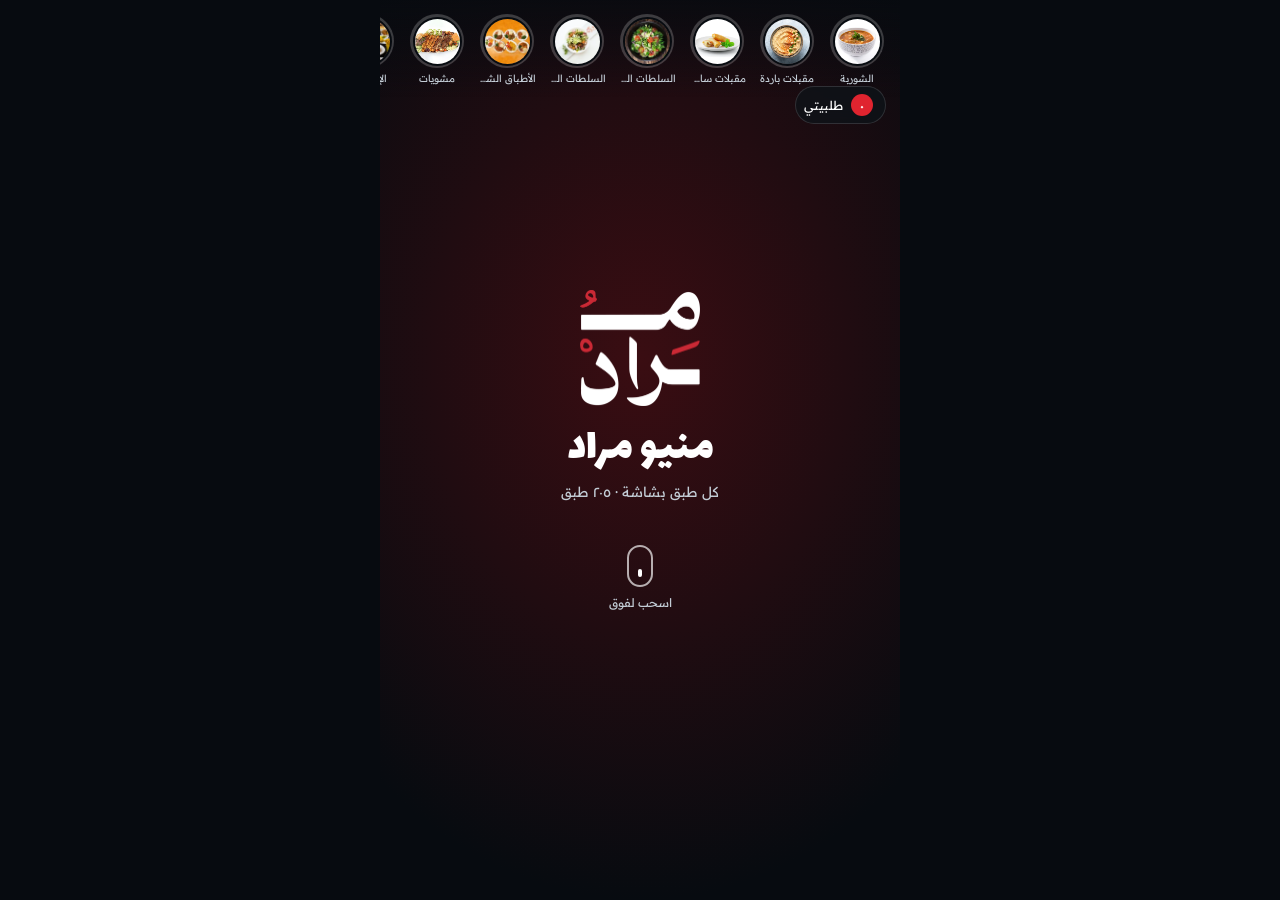
<file: demo/reels.html>
<!doctype html>
<html lang="ar" dir="rtl">
<head>
<meta charset="utf-8">
<base href="../">
<meta name="viewport" content="width=device-width,initial-scale=1,viewport-fit=cover">
<title>ريلز · مراد</title>
<link rel="preconnect" href="https://fonts.googleapis.com"><link rel="preconnect" href="https://fonts.gstatic.com" crossorigin>
<link href="https://fonts.googleapis.com/css2?family=Lalezar&family=Readex+Pro:wght@300;400;600;700&display=swap" rel="stylesheet">
<style>
/* Concept: the menu as a vertical feed of full-screen dishes; sections are story bubbles; a tray collects what you want to order */
:root{
  --night:#070B10; --glass:#0d141bb3; --ink:#fff; --mute:#C3CDD6; --red:#E0242F; --gold:#F5B942;
  --display:'Lalezar','Readex Pro',sans-serif; --body:'Readex Pro',Tahoma,sans-serif;
  color-scheme:dark;
}
*{box-sizing:border-box;-webkit-tap-highlight-color:transparent}
html,body{margin:0;height:100%;background:var(--night);color:var(--ink);font-family:var(--body);overflow:hidden}
button{font:inherit;color:inherit;background:none;border:0;padding:0;cursor:pointer}
.app{position:relative;height:100%;max-width:520px;margin:0 auto;overflow:hidden}
#feed{position:absolute;inset:0;overflow-y:auto;scroll-snap-type:y mandatory;scrollbar-width:none;overscroll-behavior:contain}
#feed::-webkit-scrollbar{display:none}
.reel{position:relative;height:100%;scroll-snap-align:start;scroll-snap-stop:always;overflow:hidden;display:flex;align-items:flex-end}
.reel .blur{position:absolute;inset:-10%;width:120%;height:120%;object-fit:cover;filter:blur(28px) saturate(1.3);opacity:.55}
.reel .hero{position:absolute;left:0;right:0;top:20%;width:100%;height:46%;object-fit:cover;transform:scale(1.15);transition:transform 6s ease-out;-webkit-mask:linear-gradient(transparent,#000 14%,#000 86%,transparent);mask:linear-gradient(transparent,#000 14%,#000 86%,transparent)}
.reel.on .hero{transform:scale(1.32)}
.reel::after{content:"";position:absolute;inset:0;background:linear-gradient(to top,#070B10 8%,#070B10e6 26%,transparent 52%,transparent 78%,#070B10b3);pointer-events:none}
.cap{position:relative;z-index:2;padding:0 20px calc(30px + env(safe-area-inset-bottom));padding-inline-end:84px;width:100%}
.cap .k{font-size:12px;color:var(--mute);display:flex;gap:8px;align-items:center}
.cap .k b{color:var(--red);font-weight:600}
.cap h2{font-family:var(--display);font-weight:400;font-size:44px;line-height:1.05;margin:8px 0 0;text-wrap:balance}
.cap .en{font-size:13px;color:var(--mute);margin-top:4px}
.cap p{font-size:13.5px;line-height:1.65;color:#E3E9EE;margin:10px 0 0;display:-webkit-box;-webkit-line-clamp:3;-webkit-box-orient:vertical;overflow:hidden}
.cap .pr{display:inline-flex;align-items:baseline;gap:6px;margin-top:14px;background:var(--red);border-radius:14px;padding:8px 16px;font-size:22px;font-weight:700}
.cap .pr small{font-size:12px;font-weight:400}
.cap .chip{display:inline-block;margin-inline-start:8px;font-size:11px;border:1px solid var(--gold);color:var(--gold);border-radius:20px;padding:3px 10px;vertical-align:middle}
.reel .cap>*{opacity:0;transform:translateY(16px);transition:opacity .5s,transform .6s cubic-bezier(.2,.8,.2,1)}
.reel.on .cap>*{opacity:1;transform:none}
.reel.on .cap>*:nth-child(2){transition-delay:.06s}.reel.on .cap>*:nth-child(3){transition-delay:.12s}.reel.on .cap>*:nth-child(4){transition-delay:.18s}.reel.on .cap>*:nth-child(5){transition-delay:.24s}
/* side actions */
.acts{position:absolute;z-index:3;inset-inline-end:14px;bottom:calc(40px + env(safe-area-inset-bottom));display:flex;flex-direction:column;gap:18px;align-items:center}
.act{display:flex;flex-direction:column;align-items:center;gap:4px;font-size:11px;color:var(--mute)}
.act .c{width:52px;height:52px;border-radius:50%;background:var(--glass);backdrop-filter:blur(10px);-webkit-backdrop-filter:blur(10px);display:grid;place-items:center;border:1px solid #ffffff22;transition:transform .2s,background .2s}
.act .c svg{width:24px;height:24px;stroke:#fff;fill:none;stroke-width:2;stroke-linecap:round}
.act.in .c{background:var(--red);border-color:var(--red)}
.act:active .c{transform:scale(.88)}
/* cover */
.cover{flex-direction:column;justify-content:center;align-items:center;text-align:center;background:radial-gradient(80% 60% at 50% 40%,#3a0d12,var(--night))}
.cover::after{display:none}
.cover img{width:120px}
.cover h1{font-family:var(--display);font-weight:400;font-size:46px;margin:18px 0 0;line-height:1.1}
.cover p{color:var(--mute);margin:8px 0 0;font-size:14px}
.swipe{margin-top:44px;display:flex;flex-direction:column;align-items:center;gap:8px;font-size:12px;color:var(--mute)}
.swipe i{width:26px;height:42px;border:2px solid #ffffffaa;border-radius:14px;position:relative}
.swipe i::after{content:"";position:absolute;left:50%;top:22px;width:4px;height:8px;margin-left:-2px;border-radius:2px;background:#fff;animation:up 1.4s infinite}
@keyframes up{0%{opacity:0;transform:translateY(6px)}40%{opacity:1}100%{opacity:0;transform:translateY(-12px)}}
/* top chrome */
.top{position:absolute;z-index:6;inset:0 0 auto;padding:calc(10px + env(safe-area-inset-top)) 0 0;background:linear-gradient(#070B10cc,transparent);pointer-events:none}
.top>*{pointer-events:auto}
.bubbles{display:flex;gap:12px;overflow-x:auto;padding:4px 14px 6px;scrollbar-width:none}
.bubbles::-webkit-scrollbar{display:none}
.bub{flex:none;width:58px;text-align:center;font-size:10px;color:var(--mute)}
.bub .r{width:54px;height:54px;border-radius:50%;padding:2.5px;background:#ffffff33;margin:0 auto 4px;display:block}
.bub .r img{width:100%;height:100%;border-radius:50%;object-fit:cover;border:2.5px solid var(--night);display:block}
.bub.on .r{background:conic-gradient(var(--gold),var(--red),#ff5fa2,var(--gold))}
.bub.on{color:#fff}
.bub span{display:block;white-space:nowrap;overflow:hidden;text-overflow:ellipsis}
.bars{display:flex;gap:3px;padding:2px 14px 0;height:6px}
.bars i{flex:1;height:2.5px;border-radius:2px;background:#ffffff38;overflow:hidden}
.bars i.done{background:#fff}
.bars i.cur{background:linear-gradient(90deg,#ffffff38 0 0);position:relative}
.bars i.cur::after{content:"";position:absolute;inset:0;background:#fff;transform-origin:right;animation:fill 4s linear forwards}
@keyframes fill{from{transform:scaleX(0)}to{transform:scaleX(1)}}
.tray-btn{position:absolute;z-index:7;top:calc(86px + env(safe-area-inset-top));inset-inline-start:14px;display:flex;align-items:center;gap:8px;background:var(--glass);backdrop-filter:blur(10px);-webkit-backdrop-filter:blur(10px);border:1px solid #ffffff22;border-radius:30px;padding:7px 12px 7px 8px;font-size:12.5px}
.tray-btn b{min-width:22px;height:22px;border-radius:11px;background:var(--red);display:grid;place-items:center;font-size:12px;padding:0 6px}
.tray-btn.bump{animation:bump .4s}
@keyframes bump{50%{transform:scale(1.15)}}
/* tray sheet */
.veil{position:absolute;inset:0;z-index:9;background:#000a;opacity:0;pointer-events:none;transition:opacity .3s}
.sheet{position:absolute;z-index:10;inset:auto 0 0;background:#111A22;border-radius:26px 26px 0 0;padding:20px 18px calc(22px + env(safe-area-inset-bottom));transform:translateY(105%);transition:transform .4s cubic-bezier(.2,.8,.2,1);max-height:80%;overflow:auto}
.tray-open .veil{opacity:1;pointer-events:auto}.tray-open .sheet{transform:none}
.sheet h3{font-family:var(--display);font-weight:400;font-size:30px;margin:0}
.sheet .sub{color:var(--mute);font-size:12.5px;margin-top:2px}
.ln{display:flex;align-items:center;gap:12px;padding:12px 0;border-bottom:1px solid #ffffff12}
.ln img{width:52px;height:52px;border-radius:12px;object-fit:cover;flex:none;background:#1c2833}
.ln .t{flex:1;min-width:0}.ln .t b{display:block;font-size:14px}.ln .t small{color:var(--mute);font-size:12px}
.qty{display:flex;align-items:center;gap:10px;background:#ffffff10;border-radius:20px;padding:4px}
.qty button{width:28px;height:28px;border-radius:50%;background:#ffffff14;font-size:16px;line-height:1}
.tot{display:flex;justify-content:space-between;align-items:baseline;margin-top:16px;font-size:14px;color:var(--mute)}
.tot b{font-size:24px;color:#fff}
.empty{color:var(--mute);text-align:center;padding:26px 0;font-size:14px;line-height:1.8}
.clear{margin-top:14px;width:100%;border:1px solid #ffffff30;border-radius:14px;padding:12px;font-size:13px;color:var(--mute)}
button:focus-visible{outline:2px solid var(--gold);outline-offset:3px}
@media (prefers-reduced-motion:reduce){*{animation:none!important;transition:none!important}}
</style>
</head>
<body>
<div class="app" id="app">
  <div id="feed"></div>
  <div class="top"><div class="bubbles" id="bubbles"></div><div class="bars" id="bars"></div></div>
  <button class="tray-btn" id="trayBtn"><b id="tc">٠</b>طلبيتي</button>
  <div class="veil" id="veil"></div>
  <div class="sheet" id="sheet"></div>
</div>
<script src="demo/common.js"></script>
<script>
const $ = s => document.querySelector(s), E = MU.esc;
const plus = '<svg viewBox="0 0 24 24"><path d="M12 5v14M5 12h14"/></svg>', check = '<svg viewBox="0 0 24 24"><path d="M5 12.5l4.5 4.5L19 7.5"/></svg>';
const info = '<svg viewBox="0 0 24 24"><path d="M4 12h16M4 6h16M4 18h10"/></svg>';
let M, reels = [], cur = -1;
function reel(it, s, i) {
  const q = MU.tray.get(it.key);
  return `<article class="reel" data-k="${it.key}" data-s="${M.sections.indexOf(s)}" data-i="${i}">
    ${it.i ? `<img class="blur" src="${it.i}" alt="" loading="lazy"><img class="hero" src="${it.i}" alt="" loading="lazy">` : `<img class="blur" src="${s.c}" alt="" loading="lazy">`}
    <div class="cap"><div class="k"><b>${E(s.ar)}</b>${MU.num(i + 1)} / ${MU.num(s.items.length)}</div>
      <h2>${E(it.ar)}</h2><div class="en">${E(it.en)}</div>${it.d ? `<p>${E(it.d)}</p>` : ''}
      <div><span class="pr">${MU.price(it.p)}${it.p ? '<small>د.ع</small>' : ''}</span>${it.s ? '<span class="chip">توقيع مراد</span>' : it.best ? '<span class="chip">الأكثر طلباً</span>' : ''}</div></div>
    <div class="acts"><button class="act${q ? ' in' : ''}" data-add="${it.key}"><span class="c">${q ? check : plus}</span><span class="lbl">${q ? 'بطلبيتك ' + MU.num(q) : 'أضف'}</span></button>
      <button class="act" data-next="${M.sections.indexOf(s)}"><span class="c">${info}</span><span>القسم الجاي</span></button></div></article>`;
}
function render() {
  let h = `<article class="reel cover" data-s="-1"><img src="img/logo.png" alt="مراد"><h1>منيو مراد</h1><p>كل طبق بشاشة · ${MU.num(M.all.length)} طبق</p><div class="swipe"><i></i>اسحب لفوق</div></article>`;
  M.sections.forEach(s => s.items.forEach((it, i) => h += reel(it, s, i)));
  $('#feed').innerHTML = h; reels = [...document.querySelectorAll('.reel')];
  $('#bubbles').innerHTML = M.sections.map((s, si) => `<button class="bub" data-s="${si}"><span class="r"><img src="${s.c}" alt="" loading="lazy"></span><span>${E(s.ar)}</span></button>`).join('');
  document.querySelectorAll('.bub').forEach(b => b.onclick = () => go(+b.dataset.s));
  const io = new IntersectionObserver(es => es.forEach(e => { if (e.isIntersecting) activate(e.target); }), {root: $('#feed'), threshold: .6});
  reels.forEach(r => io.observe(r));
  $('#feed').addEventListener('click', e => {
    const a = e.target.closest('[data-add]'); if (a) return add(a);
    const n = e.target.closest('[data-next]'); if (n) go(Math.min(+n.dataset.next + 1, M.sections.length - 1));
  });
  count();
}
function activate(r) {
  reels.forEach(x => x.classList.toggle('on', x === r));
  const si = +r.dataset.s; if (si === cur && si >= 0) return bars(si, +r.dataset.i);
  cur = si;
  document.querySelectorAll('.bub').forEach(b => b.classList.toggle('on', +b.dataset.s === si));
  const on = $('.bub.on'); on && on.scrollIntoView({inline: 'center', block: 'nearest', behavior: 'smooth'});
  bars(si, +r.dataset.i);
}
function bars(si, i) {
  if (si < 0) { $('#bars').innerHTML = ''; return; }
  $('#bars').innerHTML = M.sections[si].items.map((_, k) => `<i class="${k < i ? 'done' : k === i ? 'cur' : ''}"></i>`).join('');
}
function go(si) { const r = reels.find(x => +x.dataset.s === si); r && $('#feed').scrollTo({top: r.offsetTop}); }
function add(btn) {
  const k = btn.dataset.add; MU.tray.add(k); const q = MU.tray.get(k);
  btn.classList.add('in'); btn.querySelector('.c').innerHTML = check; btn.querySelector('.lbl').textContent = 'بطلبيتك ' + MU.num(q);
  count(true);
}
function count(b) { $('#tc').textContent = MU.num(MU.tray.count()); if (b) { const t = $('#trayBtn'); t.classList.remove('bump'); void t.offsetWidth; t.classList.add('bump'); } }
function tray() {
  const L = MU.tray.lines(M);
  $('#sheet').innerHTML = `<h3>طلبيتي</h3><div class="sub">ورجيها للكابتن لما يجي ياخد الطلب</div>` +
    (L.length ? L.map(({it, q}) => `<div class="ln">${it.i ? `<img src="${it.i}" alt="">` : '<img alt="">'}<div class="t"><b>${E(it.ar)}</b><small>${MU.price(it.p)} د.ع</small></div>
      <div class="qty"><button data-q="${it.key}" data-d="1" aria-label="زيد">+</button><span>${MU.num(q)}</span><button data-q="${it.key}" data-d="-1" aria-label="نقّص">−</button></div></div>`).join('') +
      `<div class="tot"><span>المجموع التقريبي</span><b>${MU.num(MU.tray.total(M))} د.ع</b></div><button class="clear" id="clr">فضّي الطلبية</button>`
    : '<div class="empty">طلبيتك فاضية<br>اكبس + على أي طبق ليصير هون</div>');
  document.querySelectorAll('[data-q]').forEach(b => b.onclick = () => { MU.tray.add(b.dataset.q, +b.dataset.d); tray(); count(); syncActs(); });
  const c = $('#clr'); if (c) c.onclick = () => { MU.tray.clear(); tray(); count(); syncActs(); };
}
function syncActs() { document.querySelectorAll('[data-add]').forEach(b => { const q = MU.tray.get(b.dataset.add); b.classList.toggle('in', !!q); b.querySelector('.c').innerHTML = q ? check : plus; b.querySelector('.lbl').textContent = q ? 'بطلبيتك ' + MU.num(q) : 'أضف'; }); }
$('#trayBtn').onclick = () => { tray(); $('#app').classList.add('tray-open'); };
$('#veil').onclick = () => $('#app').classList.remove('tray-open');
addEventListener('keydown', e => { if (e.key === 'Escape') $('#app').classList.remove('tray-open');
  if (e.key === 'ArrowDown' || e.key === 'ArrowUp') { e.preventDefault(); $('#feed').scrollBy({top: (e.key === 'ArrowDown' ? 1 : -1) * innerHeight, behavior: 'smooth'}); } });
MU.load().then(m => { M = m; render(); });
</script>
</body>
</html>
</file>
